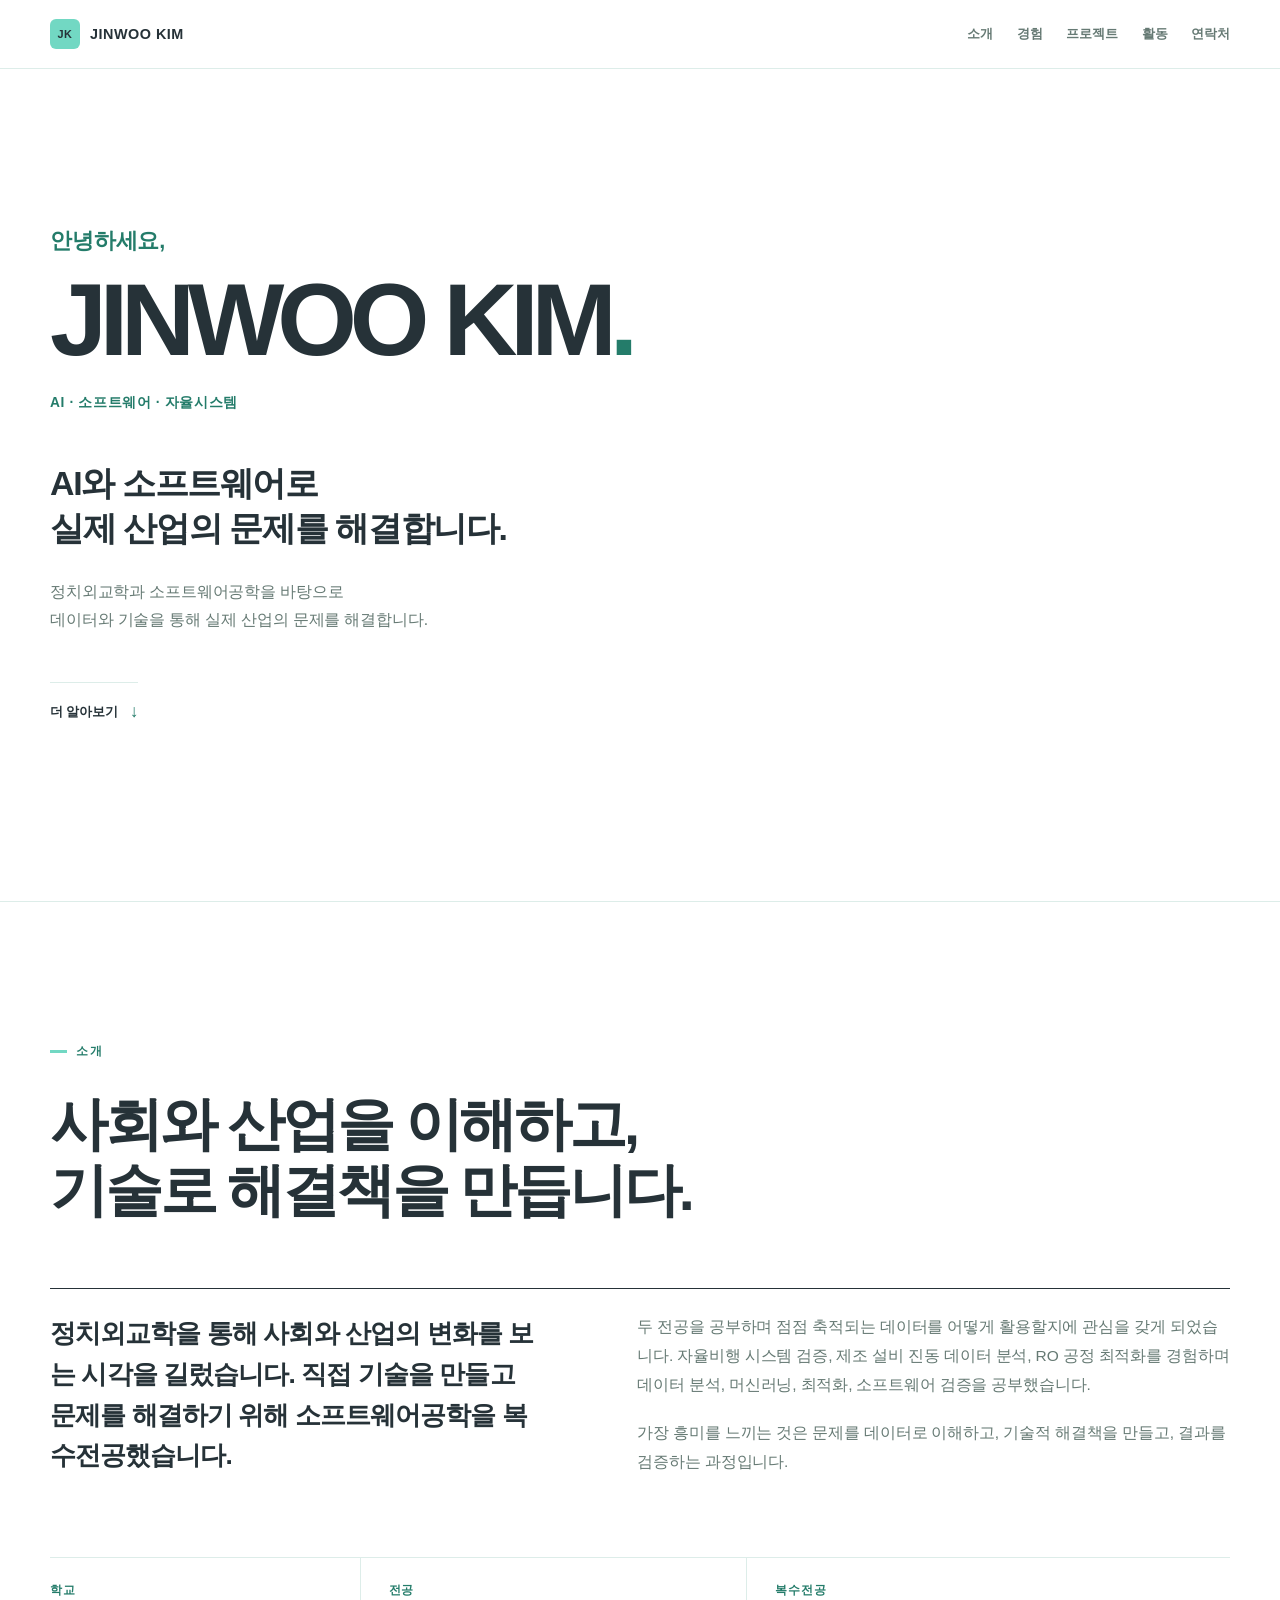
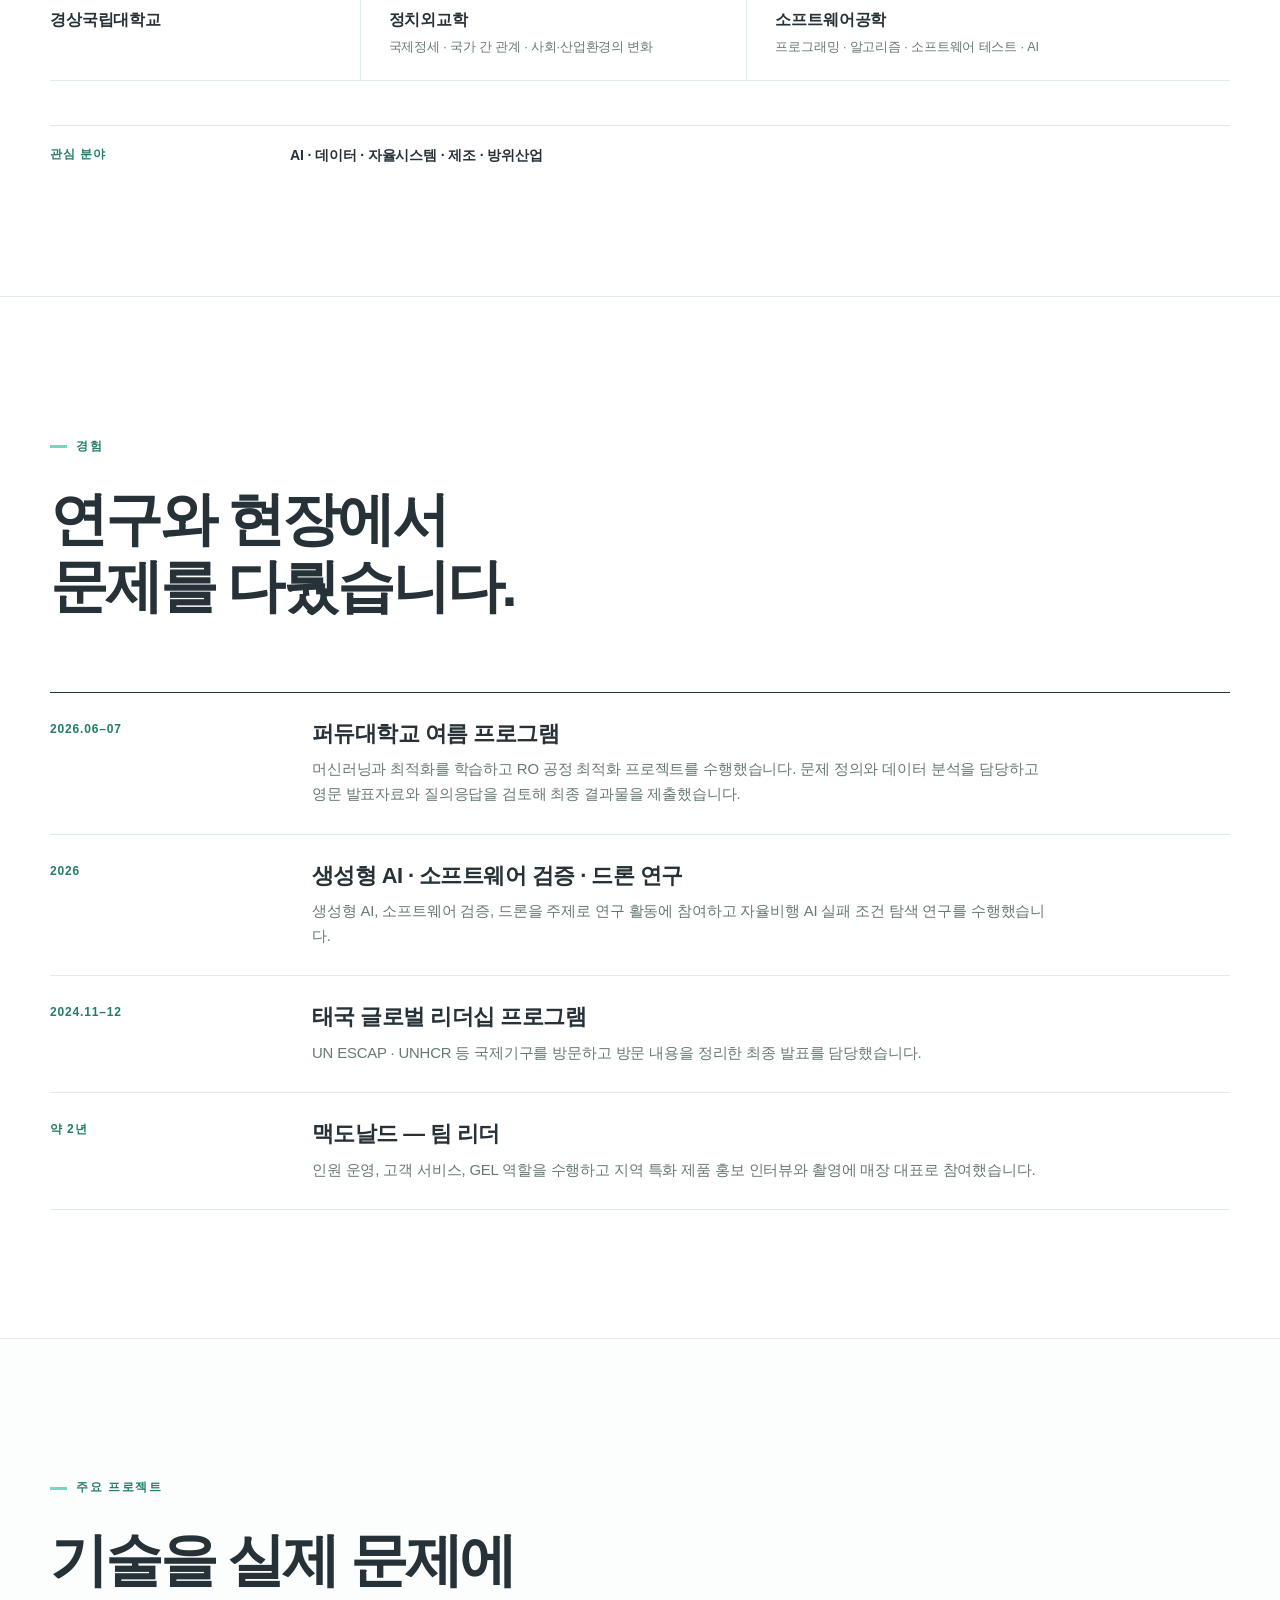
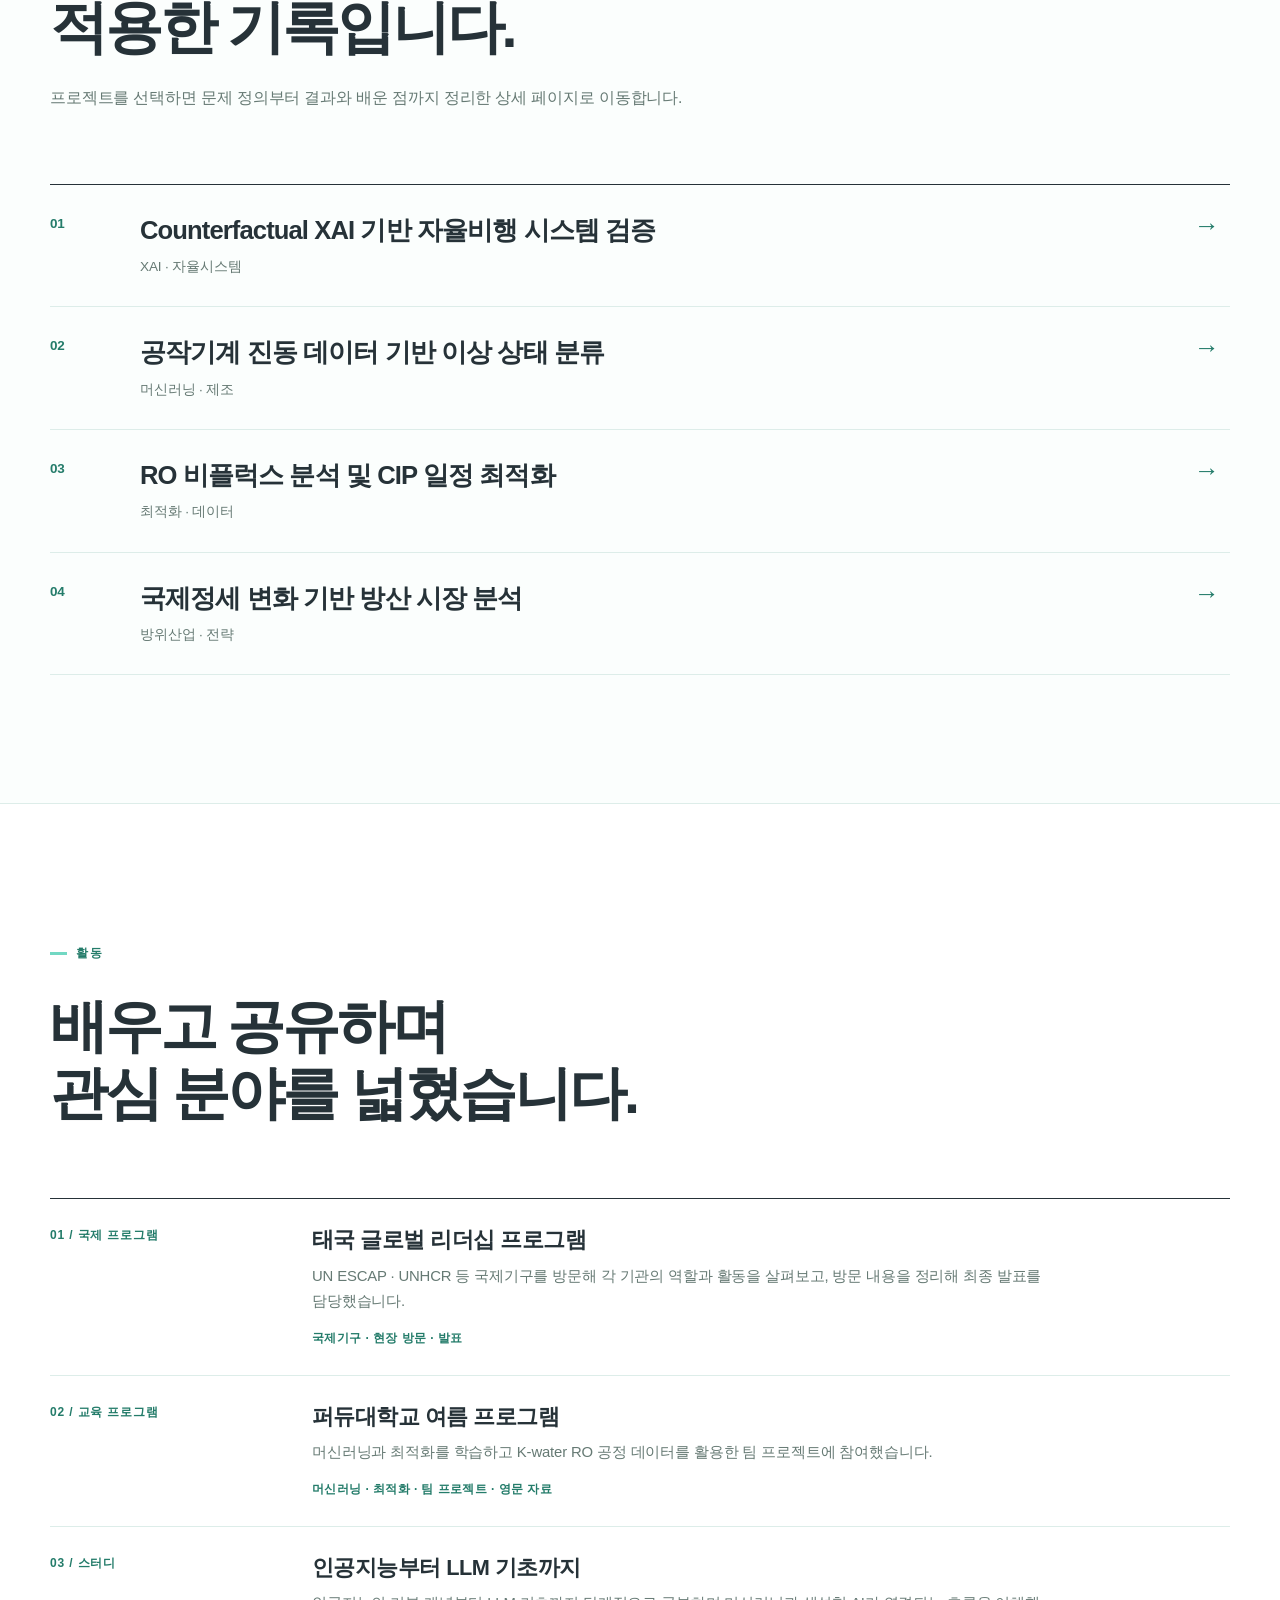
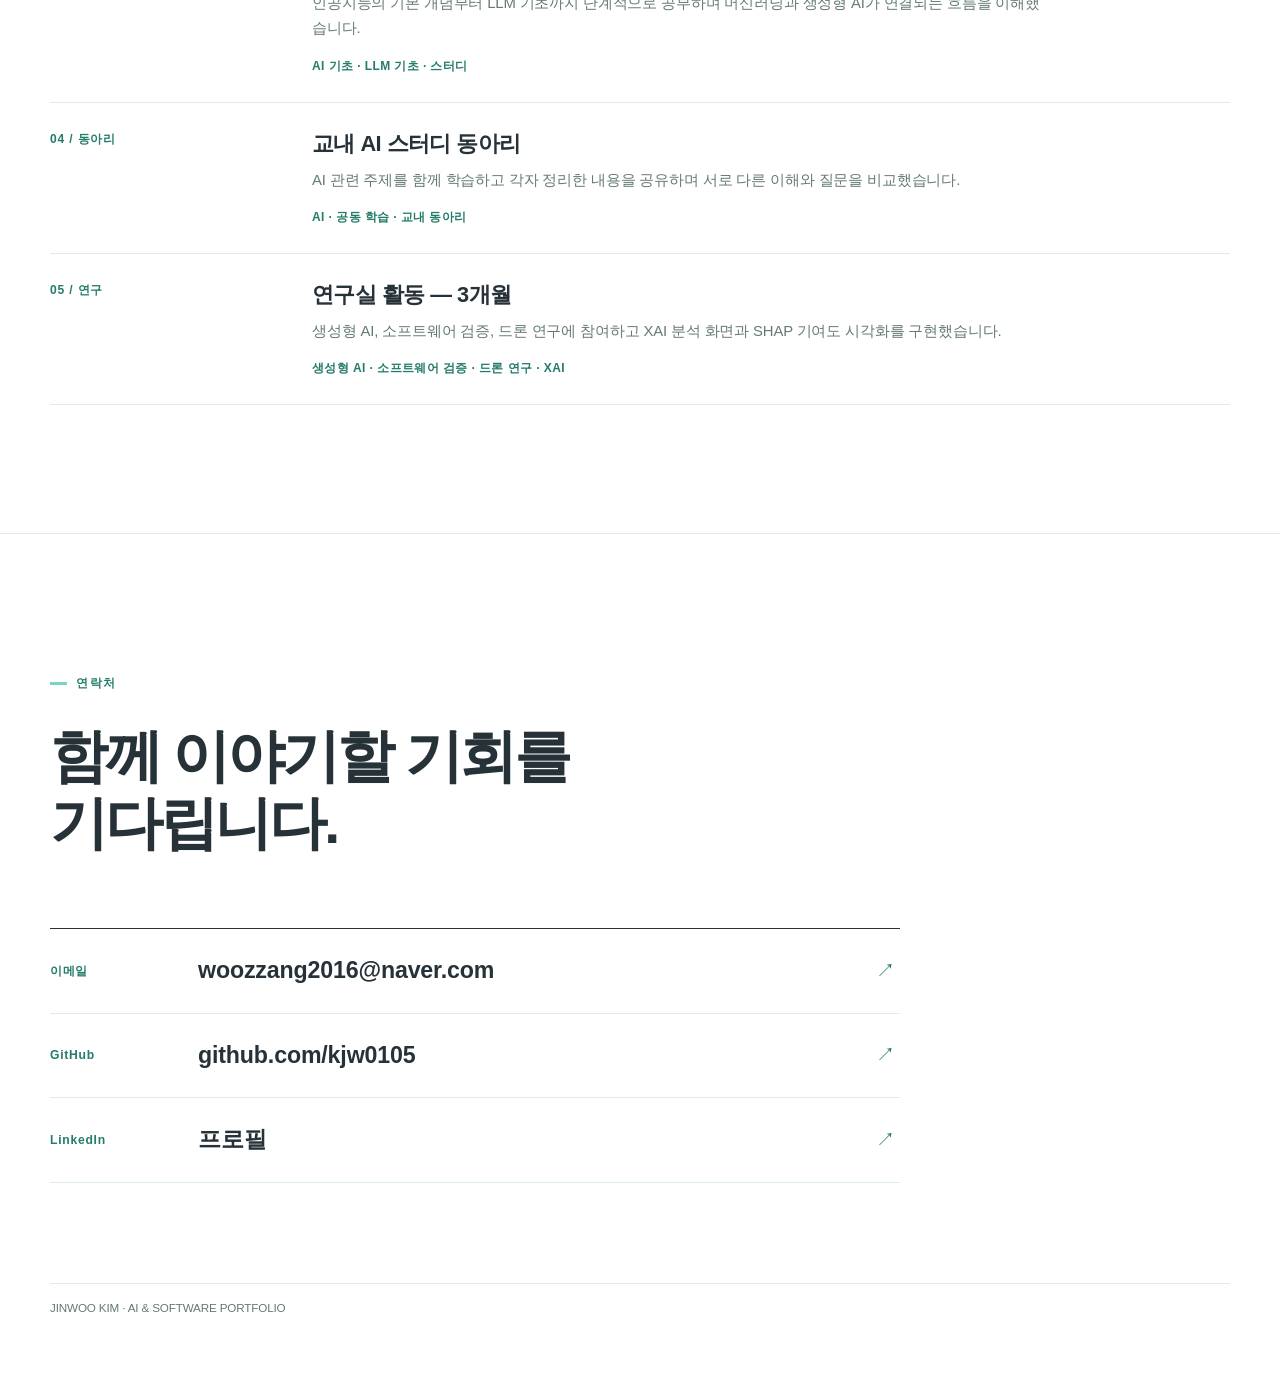
<file: index.html>
<!doctype html>
<html lang="ko">
<head>
  <meta charset="utf-8">
  <meta name="viewport" content="width=device-width, initial-scale=1">
  <title>JINWOO KIM | AI·소프트웨어 포트폴리오</title>
  <meta name="description" content="정치외교학과 소프트웨어공학을 바탕으로 AI와 데이터로 산업의 문제를 해결하는 김진우의 포트폴리오.">
  <link rel="icon" href="assets/favicon.svg" type="image/svg+xml">
  <link rel="stylesheet" href="style.css?v=20260923">
</head>
<body class="home-page">
  <a class="skip-link" href="#main">본문으로 건너뛰기</a>
  <nav class="nav" aria-label="주요 메뉴">
    <div class="container nav-inner">
      <a class="brand" href="#home"><span class="brand-mark">JK</span>JINWOO KIM</a>
      <button class="nav-toggle" type="button" aria-controls="primary-navigation" aria-expanded="false" aria-label="메뉴 열기"><span></span><span></span><span></span></button>
      <div class="nav-links" id="primary-navigation">
        <a href="#about">소개</a>
        <a href="#experience">경험</a>
        <a href="#projects">프로젝트</a>
        <a href="#activities">활동</a>
        <a href="#contact">연락처</a>
      </div>
    </div>
  </nav>

  <main id="main">
    <section class="landing home-section" id="home" aria-labelledby="home-heading">
      <div class="container">
        <div class="landing-content">
          <p class="landing-hello">안녕하세요,</p>
          <h1 id="home-heading">JINWOO KIM<span class="landing-period">.</span></h1>
          <p class="landing-fields">AI · 소프트웨어 · 자율시스템</p>
          <p class="landing-statement">AI와 소프트웨어로<br class="desktop-break"> 실제 산업의 문제를 해결합니다.</p>
          <p class="landing-description">정치외교학과 소프트웨어공학을 바탕으로<br class="desktop-break"> 데이터와 기술을 통해 실제 산업의 문제를 해결합니다.</p>
          <a class="scroll-cue" href="#about">더 알아보기 <span aria-hidden="true">↓</span></a>
        </div>
      </div>
    </section>

    <section class="home-section about-home" id="about" aria-labelledby="about-heading">
      <div class="container">
        <header class="section-heading">
          <p class="kicker">소개</p>
          <h2 id="about-heading">사회와 산업을 이해하고,<br>기술로 해결책을 만듭니다.</h2>
        </header>
        <div class="about-home-grid">
          <div class="about-home-lead"><p>정치외교학을 통해 사회와 산업의 변화를 보는 시각을 길렀습니다. 직접 기술을 만들고 문제를 해결하기 위해 소프트웨어공학을 복수전공했습니다.</p></div>
          <div class="about-home-body">
            <p>두 전공을 공부하며 점점 축적되는 데이터를 어떻게 활용할지에 관심을 갖게 되었습니다. 자율비행 시스템 검증, 제조 설비 진동 데이터 분석, RO 공정 최적화를 경험하며 데이터 분석, 머신러닝, 최적화, 소프트웨어 검증을 공부했습니다.</p>
            <p>가장 흥미를 느끼는 것은 문제를 데이터로 이해하고, 기술적 해결책을 만들고, 결과를 검증하는 과정입니다.</p>
          </div>
        </div>
        <div class="academic-summary" aria-label="학력">
          <div><span>학교</span><strong>경상국립대학교</strong></div>
          <div><span>전공</span><strong>정치외교학</strong><small>국제정세 · 국가 간 관계 · 사회·산업환경의 변화</small></div>
          <div><span>복수전공</span><strong>소프트웨어공학</strong><small>프로그래밍 · 알고리즘 · 소프트웨어 테스트 · AI</small></div>
        </div>
        <div class="interest-line"><span>관심 분야</span><p>AI · 데이터 · 자율시스템 · 제조 · 방위산업</p></div>
      </div>
    </section>

    <section class="home-section" id="experience" aria-labelledby="experience-heading">
      <div class="container">
        <header class="section-heading"><p class="kicker">경험</p><h2 id="experience-heading">연구와 현장에서<br>문제를 다뤘습니다.</h2></header>
        <div class="experience-list">
          <article class="experience-row"><span class="experience-date">2026.06–07</span><div><h3>퍼듀대학교 여름 프로그램</h3><p>머신러닝과 최적화를 학습하고 RO 공정 최적화 프로젝트를 수행했습니다. 문제 정의와 데이터 분석을 담당하고 영문 발표자료와 질의응답을 검토해 최종 결과물을 제출했습니다.</p></div></article>
          <article class="experience-row"><span class="experience-date">2026</span><div><h3>생성형 AI · 소프트웨어 검증 · 드론 연구</h3><p>생성형 AI, 소프트웨어 검증, 드론을 주제로 연구 활동에 참여하고 자율비행 AI 실패 조건 탐색 연구를 수행했습니다.</p></div></article>
          <article class="experience-row"><span class="experience-date">2024.11–12</span><div><h3>태국 글로벌 리더십 프로그램</h3><p>UN ESCAP · UNHCR 등 국제기구를 방문하고 방문 내용을 정리한 최종 발표를 담당했습니다.</p></div></article>
          <article class="experience-row"><span class="experience-date">약 2년</span><div><h3>맥도날드 — 팀 리더</h3><p>인원 운영, 고객 서비스, GEL 역할을 수행하고 지역 특화 제품 홍보 인터뷰와 촬영에 매장 대표로 참여했습니다.</p></div></article>
        </div>
      </div>
    </section>

    <section class="home-section projects-home" id="projects" aria-labelledby="projects-heading">
      <div class="container">
        <header class="section-heading"><p class="kicker">주요 프로젝트</p><h2 id="projects-heading">기술을 실제 문제에<br>적용한 기록입니다.</h2><p class="section-description">프로젝트를 선택하면 문제 정의부터 결과와 배운 점까지 정리한 상세 페이지로 이동합니다.</p></header>
        <div class="project-menu">
          <a class="project-menu-item" href="projects/autonomous-xai.html"><span class="preview-number">01</span><span class="menu-content"><strong>Counterfactual XAI 기반 자율비행 시스템 검증</strong><span>XAI · 자율시스템</span></span><span class="menu-arrow" aria-hidden="true">→</span></a>
          <a class="project-menu-item" href="projects/manufacturing-xgb.html"><span class="preview-number">02</span><span class="menu-content"><strong>공작기계 진동 데이터 기반 이상 상태 분류</strong><span>머신러닝 · 제조</span></span><span class="menu-arrow" aria-hidden="true">→</span></a>
          <a class="project-menu-item" href="projects/ro-optimization.html"><span class="preview-number">03</span><span class="menu-content"><strong>RO 비플럭스 분석 및 CIP 일정 최적화</strong><span>최적화 · 데이터</span></span><span class="menu-arrow" aria-hidden="true">→</span></a>
          <a class="project-menu-item" href="projects/defense-strategy.html"><span class="preview-number">04</span><span class="menu-content"><strong>국제정세 변화 기반 방산 시장 분석</strong><span>방위산업 · 전략</span></span><span class="menu-arrow" aria-hidden="true">→</span></a>
        </div>
      </div>
    </section>

    <section class="home-section" id="activities" aria-labelledby="activities-heading">
      <div class="container">
        <header class="section-heading"><p class="kicker">활동</p><h2 id="activities-heading">배우고 공유하며<br>관심 분야를 넓혔습니다.</h2></header>
        <div class="activity-list">
          <article class="activity-row"><span class="activity-index">01 / 국제 프로그램</span><div><h3>태국 글로벌 리더십 프로그램</h3><p>UN ESCAP · UNHCR 등 국제기구를 방문해 각 기관의 역할과 활동을 살펴보고, 방문 내용을 정리해 최종 발표를 담당했습니다.</p><p class="activity-keywords">국제기구 · 현장 방문 · 발표</p></div></article>
          <article class="activity-row"><span class="activity-index">02 / 교육 프로그램</span><div><h3>퍼듀대학교 여름 프로그램</h3><p>머신러닝과 최적화를 학습하고 K-water RO 공정 데이터를 활용한 팀 프로젝트에 참여했습니다.</p><p class="activity-keywords">머신러닝 · 최적화 · 팀 프로젝트 · 영문 자료</p></div></article>
          <article class="activity-row"><span class="activity-index">03 / 스터디</span><div><h3>인공지능부터 LLM 기초까지</h3><p>인공지능의 기본 개념부터 LLM 기초까지 단계적으로 공부하며 머신러닝과 생성형 AI가 연결되는 흐름을 이해했습니다.</p><p class="activity-keywords">AI 기초 · LLM 기초 · 스터디</p></div></article>
          <article class="activity-row"><span class="activity-index">04 / 동아리</span><div><h3>교내 AI 스터디 동아리</h3><p>AI 관련 주제를 함께 학습하고 각자 정리한 내용을 공유하며 서로 다른 이해와 질문을 비교했습니다.</p><p class="activity-keywords">AI · 공동 학습 · 교내 동아리</p></div></article>
          <article class="activity-row"><span class="activity-index">05 / 연구</span><div><h3>연구실 활동 — 3개월</h3><p>생성형 AI, 소프트웨어 검증, 드론 연구에 참여하고 XAI 분석 화면과 SHAP 기여도 시각화를 구현했습니다.</p><p class="activity-keywords">생성형 AI · 소프트웨어 검증 · 드론 연구 · XAI</p></div></article>
        </div>
      </div>
    </section>

    <section class="home-section contact-home" id="contact" aria-labelledby="contact-heading">
      <div class="container">
        <header class="section-heading"><p class="kicker">연락처</p><h2 id="contact-heading">함께 이야기할 기회를<br>기다립니다.</h2></header>
        <div class="contact-list">
          <a href="mailto:woozzang2016@naver.com"><span>이메일</span><strong>woozzang2016@naver.com</strong><span aria-hidden="true">↗</span></a>
          <a href="https://github.com/kjw0105" target="_blank" rel="noopener noreferrer"><span>GitHub</span><strong>github.com/kjw0105</strong><span aria-hidden="true">↗</span></a>
          <a href="https://www.linkedin.com/in/%EC%A7%84%EC%9A%B0-%EA%B9%80-48b9b2416/" target="_blank" rel="noopener noreferrer"><span>LinkedIn</span><strong>프로필</strong><span aria-hidden="true">↗</span></a>
        </div>
        <p class="footer-note">JINWOO KIM · AI &amp; SOFTWARE PORTFOLIO</p>
      </div>
    </section>
  </main>
  <script>
    if (window.location.pathname.endsWith('/index.html')) {
      history.replaceState(null, '', window.location.pathname.replace(/index.html$/, '') + window.location.search + window.location.hash);
    }
  </script>
  <script src="script.js?v=20260923"></script>
</body>
</html>
</file>
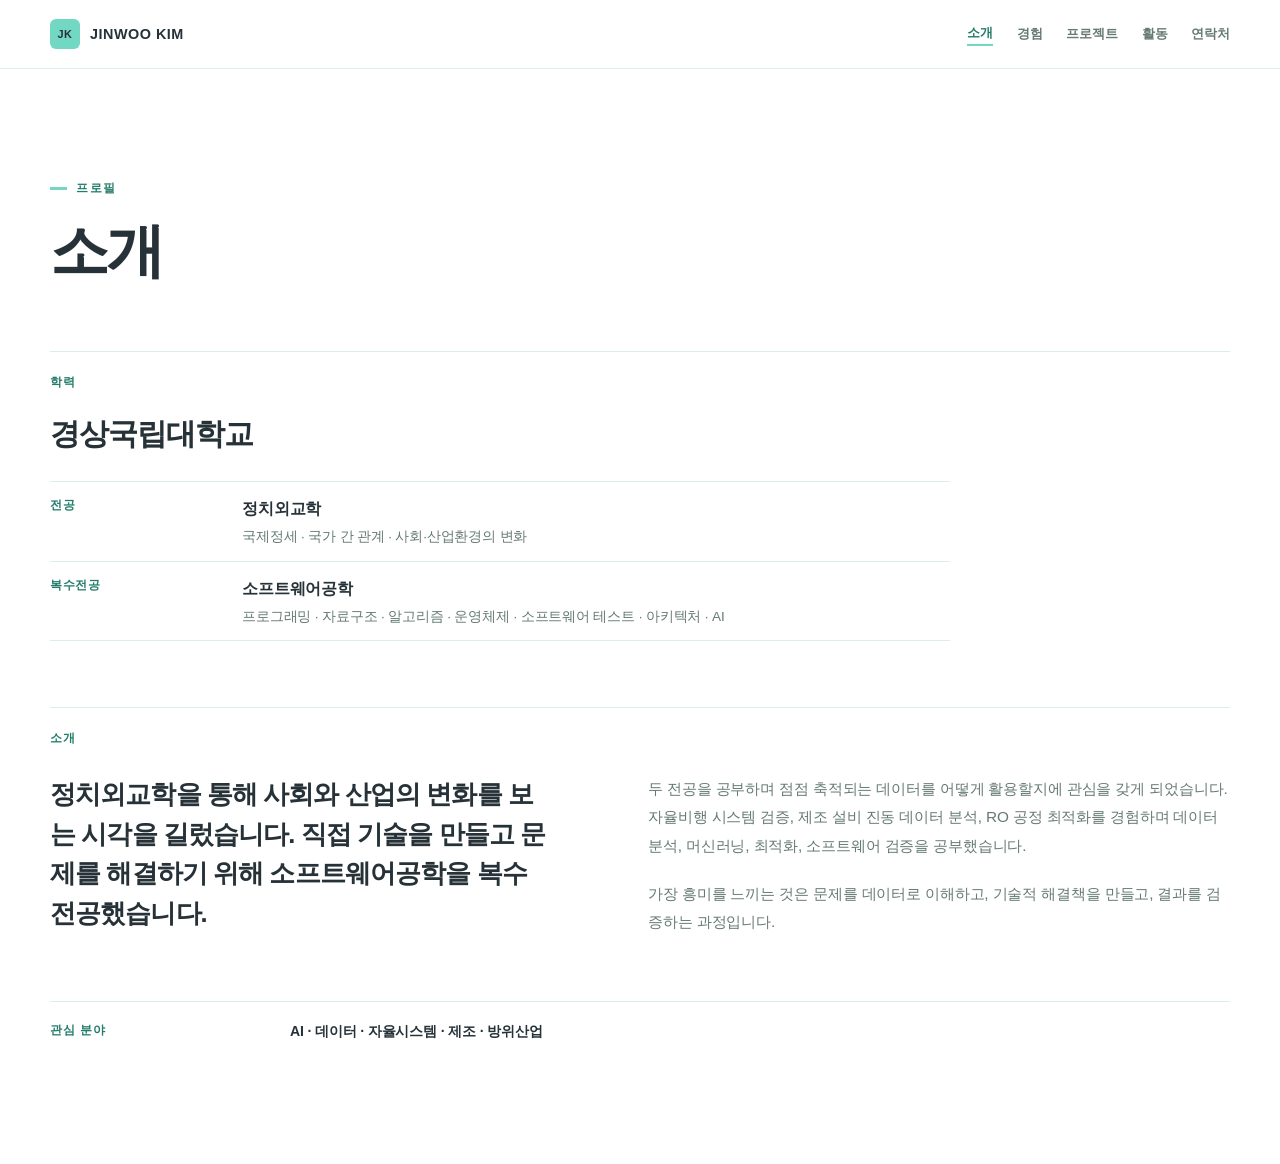
<file: about/index.html>
<!doctype html>
<html lang="ko">
<head>
  <meta charset="utf-8"><meta name="viewport" content="width=device-width, initial-scale=1">
  <title>소개 | JINWOO KIM</title>
  <meta name="description" content="김진우의 전공과 AI·소프트웨어에 대한 관심을 소개합니다.">
  <link rel="icon" href="../assets/favicon.svg" type="image/svg+xml"><link rel="stylesheet" href="../style.css?v=20260923">
</head>
<body>
  <a class="skip-link" href="#main">본문으로 건너뛰기</a>
  <nav class="nav" aria-label="주요 메뉴"><div class="container nav-inner">
    <a class="brand" href="/"><span class="brand-mark">JK</span>JINWOO KIM</a>
    <button class="nav-toggle" type="button" aria-controls="primary-navigation" aria-expanded="false" aria-label="메뉴 열기"><span></span><span></span><span></span></button>
    <div class="nav-links" id="primary-navigation"><a href="/#about" aria-current="page">소개</a><a href="/#experience">경험</a><a href="/#projects">프로젝트</a><a href="/#activities">활동</a><a href="/#contact">연락처</a></div>
  </div></nav>
  <main class="interior container" id="main">
    <header class="interior-heading"><p class="kicker">프로필</p><h1>소개</h1></header>

    <section class="academic-background" aria-labelledby="academic-heading">
      <h2 id="academic-heading" class="about-section-label">학력</h2>
      <p class="academic-school">경상국립대학교</p>
      <dl class="academic-degrees">
        <div><dt>전공</dt><dd>정치외교학<small>국제정세 · 국가 간 관계 · 사회·산업환경의 변화</small></dd></div>
        <div><dt>복수전공</dt><dd>소프트웨어공학<small>프로그래밍 · 자료구조 · 알고리즘 · 운영체제 · 소프트웨어 테스트 · 아키텍처 · AI</small></dd></div>
      </dl>
    </section>

    <section class="about-introduction" aria-labelledby="introduction-heading">
      <h2 id="introduction-heading" class="about-section-label">소개</h2>
      <div class="about-layout">
        <p class="about-lead">정치외교학을 통해 사회와 산업의 변화를 보는 시각을 길렀습니다. 직접 기술을 만들고 문제를 해결하기 위해 소프트웨어공학을 복수전공했습니다.</p>
        <div class="about-prose">
          <p>두 전공을 공부하며 점점 축적되는 데이터를 어떻게 활용할지에 관심을 갖게 되었습니다. 자율비행 시스템 검증, 제조 설비 진동 데이터 분석, RO 공정 최적화를 경험하며 데이터 분석, 머신러닝, 최적화, 소프트웨어 검증을 공부했습니다.</p>
          <p>가장 흥미를 느끼는 것은 문제를 데이터로 이해하고, 기술적 해결책을 만들고, 결과를 검증하는 과정입니다.</p>
        </div>
      </div>
    </section>
    <div class="interest-line"><span>관심 분야</span><p>AI · 데이터 · 자율시스템 · 제조 · 방위산업</p></div>
  </main>
  <script src="../script.js?v=20260923"></script>
</body>
</html>
</file>
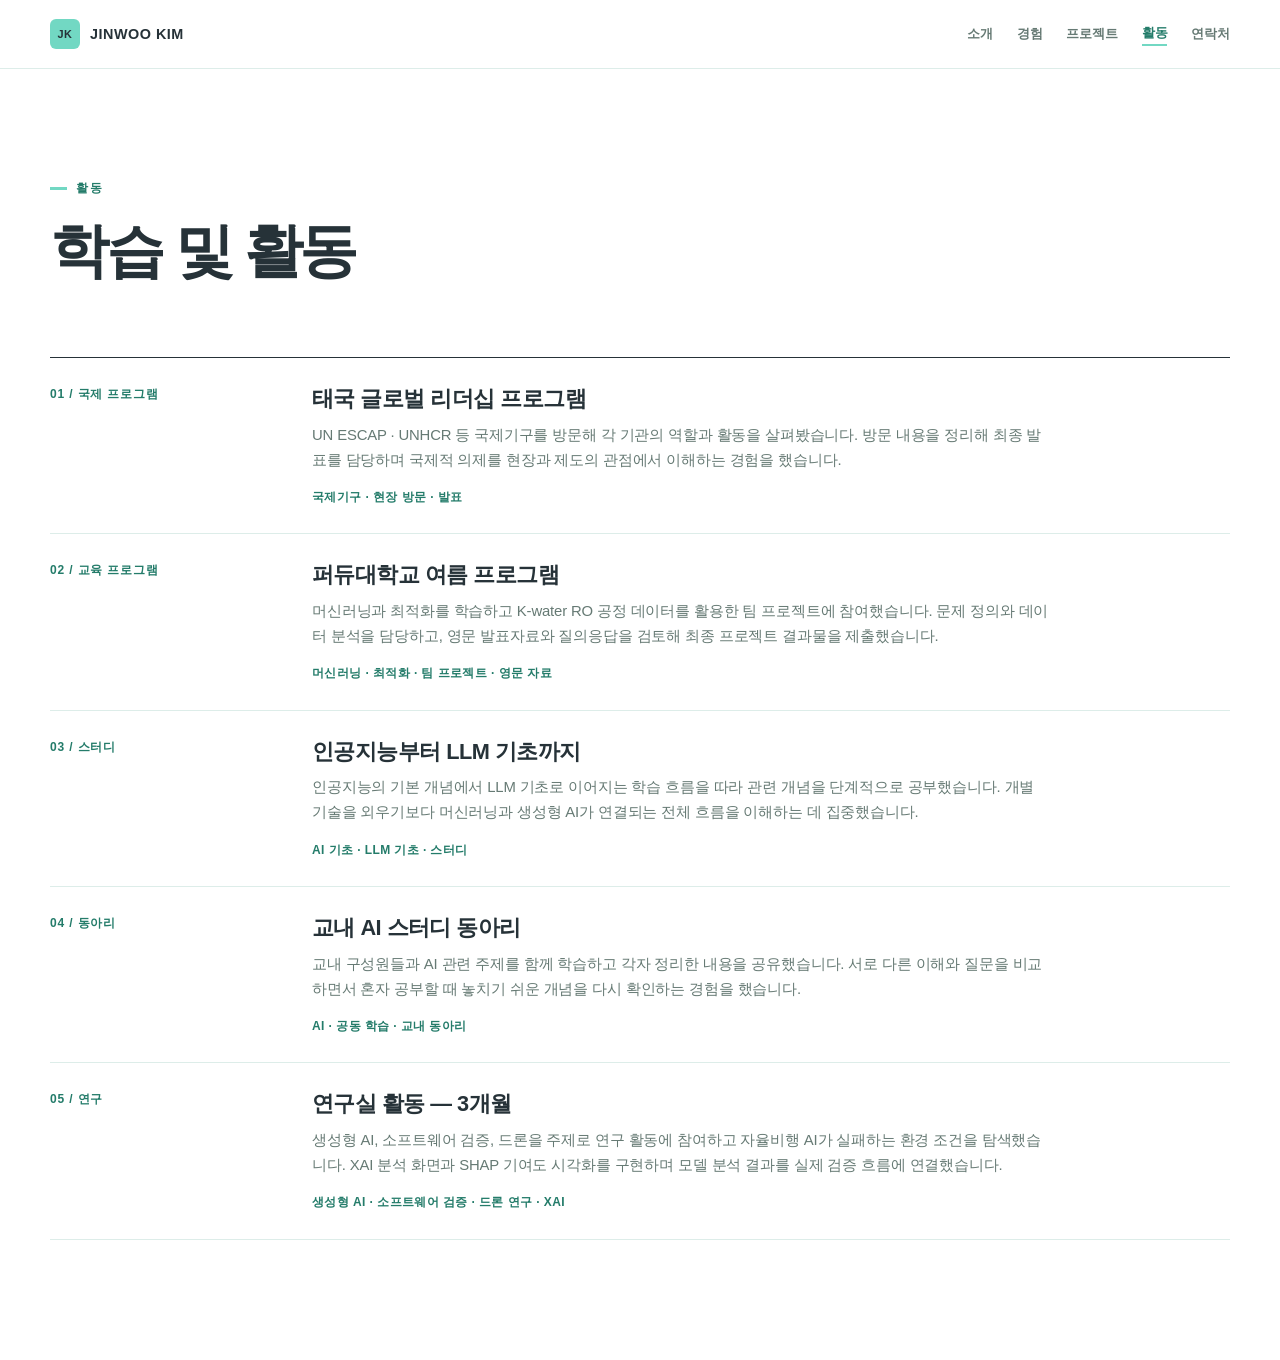
<file: activities/index.html>
<!doctype html>
<html lang="ko">
<head>
  <meta charset="utf-8"><meta name="viewport" content="width=device-width, initial-scale=1">
  <title>활동 | JINWOO KIM</title>
  <meta name="description" content="김진우의 연구, 국제 프로그램, 학습 활동을 소개합니다.">
  <link rel="icon" href="../assets/favicon.svg" type="image/svg+xml"><link rel="stylesheet" href="../style.css?v=20260923">
</head>
<body>
  <a class="skip-link" href="#main">본문으로 건너뛰기</a>
  <nav class="nav" aria-label="주요 메뉴"><div class="container nav-inner">
    <a class="brand" href="/"><span class="brand-mark">JK</span>JINWOO KIM</a>
    <button class="nav-toggle" type="button" aria-controls="primary-navigation" aria-expanded="false" aria-label="메뉴 열기"><span></span><span></span><span></span></button>
    <div class="nav-links" id="primary-navigation"><a href="/#about">소개</a><a href="/#experience">경험</a><a href="/#projects">프로젝트</a><a href="/#activities" aria-current="page">활동</a><a href="/#contact">연락처</a></div>
  </div></nav>
  <main class="interior container" id="main">
    <header class="interior-heading"><p class="kicker">활동</p><h1>학습 및 활동</h1></header>
    <div class="activity-list">
      <article class="activity-row"><span class="activity-index">01 / 국제 프로그램</span><div><h2>태국 글로벌 리더십 프로그램</h2><p>UN ESCAP · UNHCR 등 국제기구를 방문해 각 기관의 역할과 활동을 살펴봤습니다. 방문 내용을 정리해 최종 발표를 담당하며 국제적 의제를 현장과 제도의 관점에서 이해하는 경험을 했습니다.</p><p class="activity-keywords">국제기구 · 현장 방문 · 발표</p></div></article>
      <article class="activity-row"><span class="activity-index">02 / 교육 프로그램</span><div><h2>퍼듀대학교 여름 프로그램</h2><p>머신러닝과 최적화를 학습하고 K-water RO 공정 데이터를 활용한 팀 프로젝트에 참여했습니다. 문제 정의와 데이터 분석을 담당하고, 영문 발표자료와 질의응답을 검토해 최종 프로젝트 결과물을 제출했습니다.</p><p class="activity-keywords">머신러닝 · 최적화 · 팀 프로젝트 · 영문 자료</p></div></article>
      <article class="activity-row"><span class="activity-index">03 / 스터디</span><div><h2>인공지능부터 LLM 기초까지</h2><p>인공지능의 기본 개념에서 LLM 기초로 이어지는 학습 흐름을 따라 관련 개념을 단계적으로 공부했습니다. 개별 기술을 외우기보다 머신러닝과 생성형 AI가 연결되는 전체 흐름을 이해하는 데 집중했습니다.</p><p class="activity-keywords">AI 기초 · LLM 기초 · 스터디</p></div></article>
      <article class="activity-row"><span class="activity-index">04 / 동아리</span><div><h2>교내 AI 스터디 동아리</h2><p>교내 구성원들과 AI 관련 주제를 함께 학습하고 각자 정리한 내용을 공유했습니다. 서로 다른 이해와 질문을 비교하면서 혼자 공부할 때 놓치기 쉬운 개념을 다시 확인하는 경험을 했습니다.</p><p class="activity-keywords">AI · 공동 학습 · 교내 동아리</p></div></article>
      <article class="activity-row"><span class="activity-index">05 / 연구</span><div><h2>연구실 활동 — 3개월</h2><p>생성형 AI, 소프트웨어 검증, 드론을 주제로 연구 활동에 참여하고 자율비행 AI가 실패하는 환경 조건을 탐색했습니다. XAI 분석 화면과 SHAP 기여도 시각화를 구현하며 모델 분석 결과를 실제 검증 흐름에 연결했습니다.</p><p class="activity-keywords">생성형 AI · 소프트웨어 검증 · 드론 연구 · XAI</p></div></article>
    </div>
  </main>
  <script src="../script.js?v=20260923"></script>
</body>
</html>
</file>
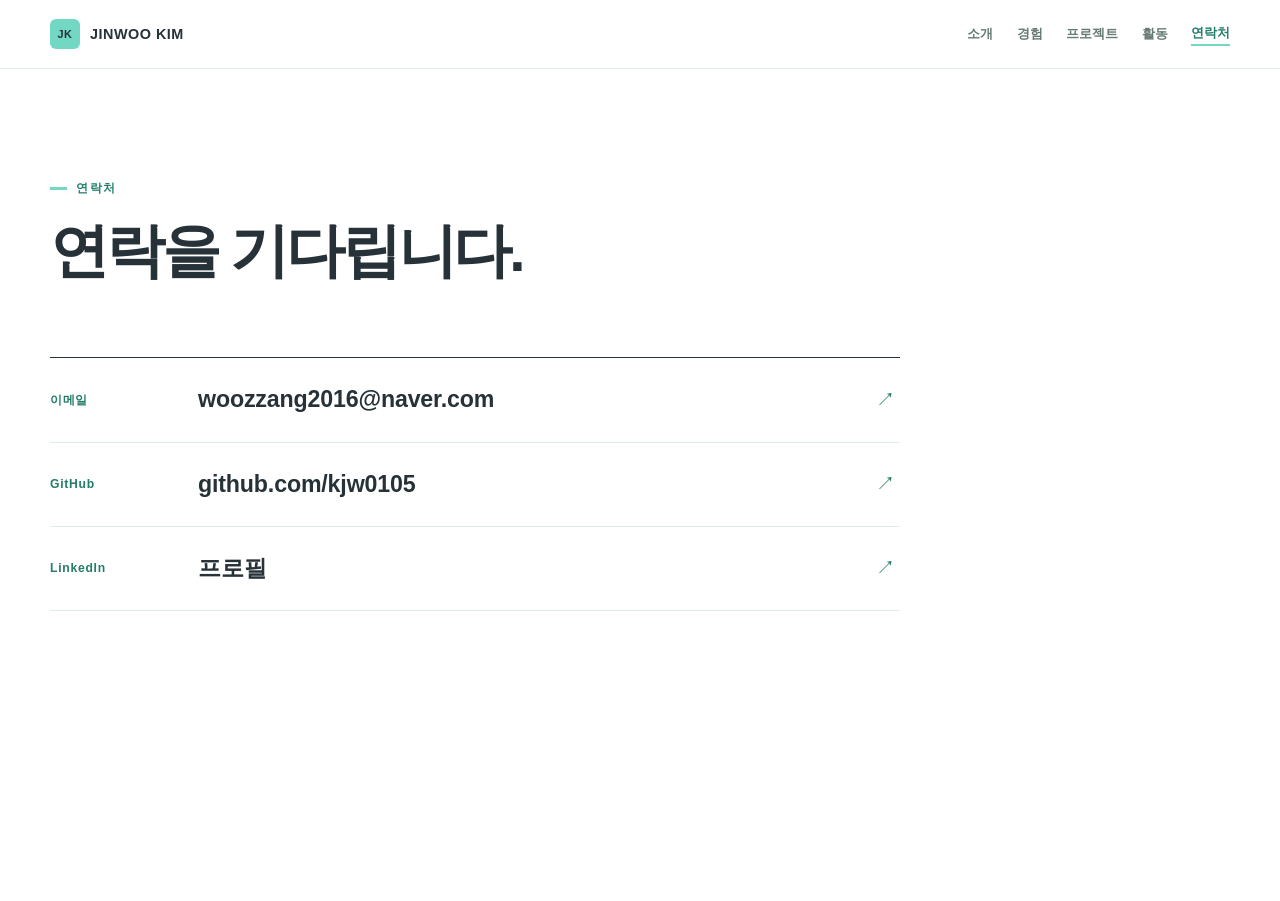
<file: contact/index.html>
<!doctype html>
<html lang="ko">
<head>
  <meta charset="utf-8"><meta name="viewport" content="width=device-width, initial-scale=1">
  <title>연락처 | JINWOO KIM</title>
  <meta name="description" content="김진우의 이메일, GitHub, LinkedIn 연락처.">
  <link rel="icon" href="../assets/favicon.svg" type="image/svg+xml"><link rel="stylesheet" href="../style.css?v=20260923">
</head>
<body>
  <a class="skip-link" href="#main">본문으로 건너뛰기</a>
  <nav class="nav" aria-label="주요 메뉴"><div class="container nav-inner">
    <a class="brand" href="/"><span class="brand-mark">JK</span>JINWOO KIM</a>
    <button class="nav-toggle" type="button" aria-controls="primary-navigation" aria-expanded="false" aria-label="메뉴 열기"><span></span><span></span><span></span></button>
    <div class="nav-links" id="primary-navigation"><a href="/#about">소개</a><a href="/#experience">경험</a><a href="/#projects">프로젝트</a><a href="/#activities">활동</a><a href="/#contact" aria-current="page">연락처</a></div>
  </div></nav>
  <main class="interior container contact-page" id="main">
    <header class="interior-heading"><p class="kicker">연락처</p><h1>연락을 기다립니다.</h1></header>
    <div class="contact-list">
      <a href="mailto:woozzang2016@naver.com"><span>이메일</span><strong>woozzang2016@naver.com</strong><span aria-hidden="true">↗</span></a>
      <a href="https://github.com/kjw0105" target="_blank" rel="noopener noreferrer"><span>GitHub</span><strong>github.com/kjw0105</strong><span aria-hidden="true">↗</span></a>
      <a href="https://www.linkedin.com/in/%EC%A7%84%EC%9A%B0-%EA%B9%80-48b9b2416/" target="_blank" rel="noopener noreferrer"><span>LinkedIn</span><strong>프로필</strong><span aria-hidden="true">↗</span></a>
    </div>
  </main>
  <script src="../script.js?v=20260923"></script>
</body>
</html>
</file>
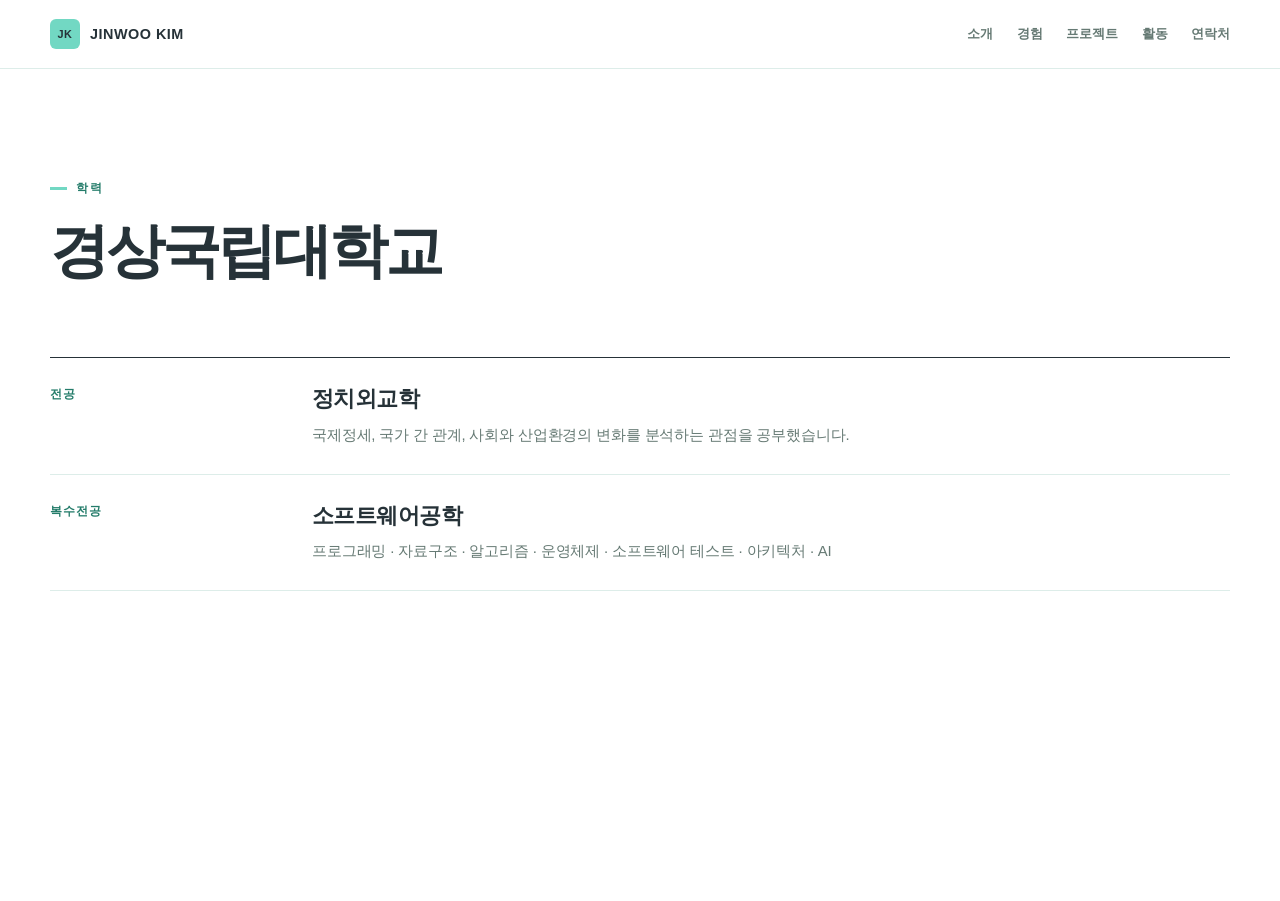
<file: education/index.html>
<!doctype html>
<html lang="ko">
<head>
  <meta charset="utf-8"><meta name="viewport" content="width=device-width, initial-scale=1">
  <title>학력 | JINWOO KIM</title>
  <meta name="description" content="경상국립대학교 정치외교학 및 소프트웨어공학 전공을 소개합니다.">
  <link rel="icon" href="../assets/favicon.svg" type="image/svg+xml"><link rel="stylesheet" href="../style.css?v=20260923">
</head>
<body>
  <a class="skip-link" href="#main">본문으로 건너뛰기</a>
  <nav class="nav" aria-label="주요 메뉴"><div class="container nav-inner">
    <a class="brand" href="/"><span class="brand-mark">JK</span>JINWOO KIM</a>
    <button class="nav-toggle" type="button" aria-controls="primary-navigation" aria-expanded="false" aria-label="메뉴 열기"><span></span><span></span><span></span></button>
    <div class="nav-links" id="primary-navigation"><a href="/#about">소개</a><a href="/#experience">경험</a><a href="/#projects">프로젝트</a><a href="/#activities">활동</a><a href="/#contact">연락처</a></div>
  </div></nav>
  <main class="interior container" id="main">
    <header class="interior-heading"><p class="kicker">학력</p><h1>경상국립대학교</h1></header>
    <div class="education-list">
      <section class="education-row"><span class="education-label">전공</span><div><h2>정치외교학</h2><p>국제정세, 국가 간 관계, 사회와 산업환경의 변화를 분석하는 관점을 공부했습니다.</p></div></section>
      <section class="education-row"><span class="education-label">복수전공</span><div><h2>소프트웨어공학</h2><p>프로그래밍 · 자료구조 · 알고리즘 · 운영체제 · 소프트웨어 테스트 · 아키텍처 · AI</p></div></section>
    </div>
  </main>
  <script src="../script.js?v=20260923"></script>
</body>
</html>
</file>
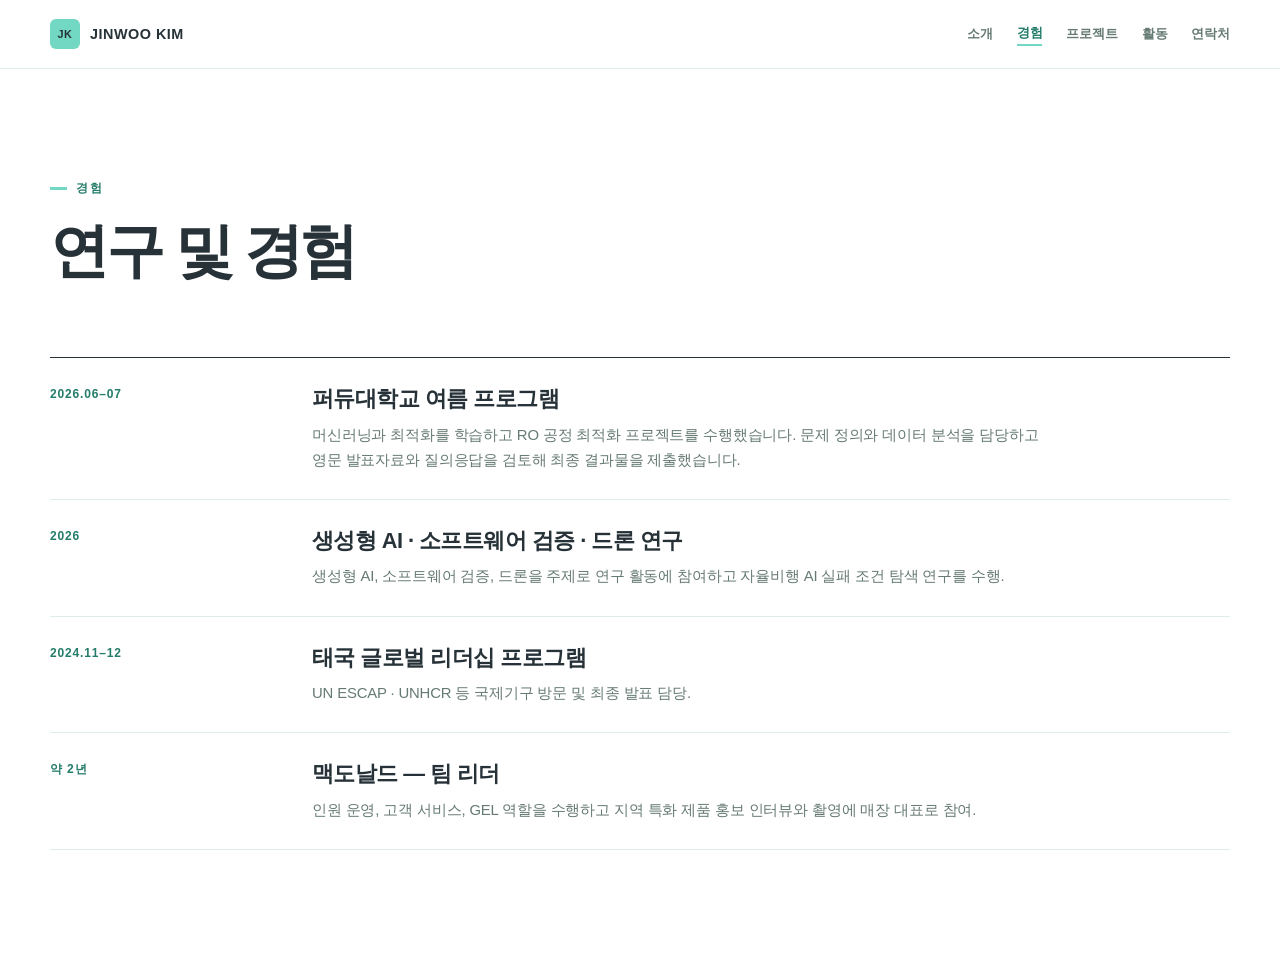
<file: experience/index.html>
<!doctype html>
<html lang="ko">
<head>
  <meta charset="utf-8"><meta name="viewport" content="width=device-width, initial-scale=1">
  <title>경험 | JINWOO KIM</title>
  <meta name="description" content="김진우의 연구, 학습, 리더십 경험을 소개합니다.">
  <link rel="icon" href="../assets/favicon.svg" type="image/svg+xml"><link rel="stylesheet" href="../style.css?v=20260923">
</head>
<body>
  <a class="skip-link" href="#main">본문으로 건너뛰기</a>
  <nav class="nav" aria-label="주요 메뉴"><div class="container nav-inner">
    <a class="brand" href="/"><span class="brand-mark">JK</span>JINWOO KIM</a>
    <button class="nav-toggle" type="button" aria-controls="primary-navigation" aria-expanded="false" aria-label="메뉴 열기"><span></span><span></span><span></span></button>
    <div class="nav-links" id="primary-navigation"><a href="/#about">소개</a><a href="/#experience" aria-current="page">경험</a><a href="/#projects">프로젝트</a><a href="/#activities">활동</a><a href="/#contact">연락처</a></div>
  </div></nav>
  <main class="interior container" id="main">
    <header class="interior-heading"><p class="kicker">경험</p><h1>연구 및 경험</h1></header>
    <div class="experience-list">
      <article class="experience-row"><span class="experience-date">2026.06–07</span><div><h2>퍼듀대학교 여름 프로그램</h2><p>머신러닝과 최적화를 학습하고 RO 공정 최적화 프로젝트를 수행했습니다. 문제 정의와 데이터 분석을 담당하고 영문 발표자료와 질의응답을 검토해 최종 결과물을 제출했습니다.</p></div></article>
      <article class="experience-row"><span class="experience-date">2026</span><div><h2>생성형 AI · 소프트웨어 검증 · 드론 연구</h2><p>생성형 AI, 소프트웨어 검증, 드론을 주제로 연구 활동에 참여하고 자율비행 AI 실패 조건 탐색 연구를 수행.</p></div></article>
      <article class="experience-row"><span class="experience-date">2024.11–12</span><div><h2>태국 글로벌 리더십 프로그램</h2><p>UN ESCAP · UNHCR 등 국제기구 방문 및 최종 발표 담당.</p></div></article>
      <article class="experience-row"><span class="experience-date">약 2년</span><div><h2>맥도날드 — 팀 리더</h2><p>인원 운영, 고객 서비스, GEL 역할을 수행하고 지역 특화 제품 홍보 인터뷰와 촬영에 매장 대표로 참여.</p></div></article>
    </div>
  </main>
  <script src="../script.js?v=20260923"></script>
</body>
</html>
</file>
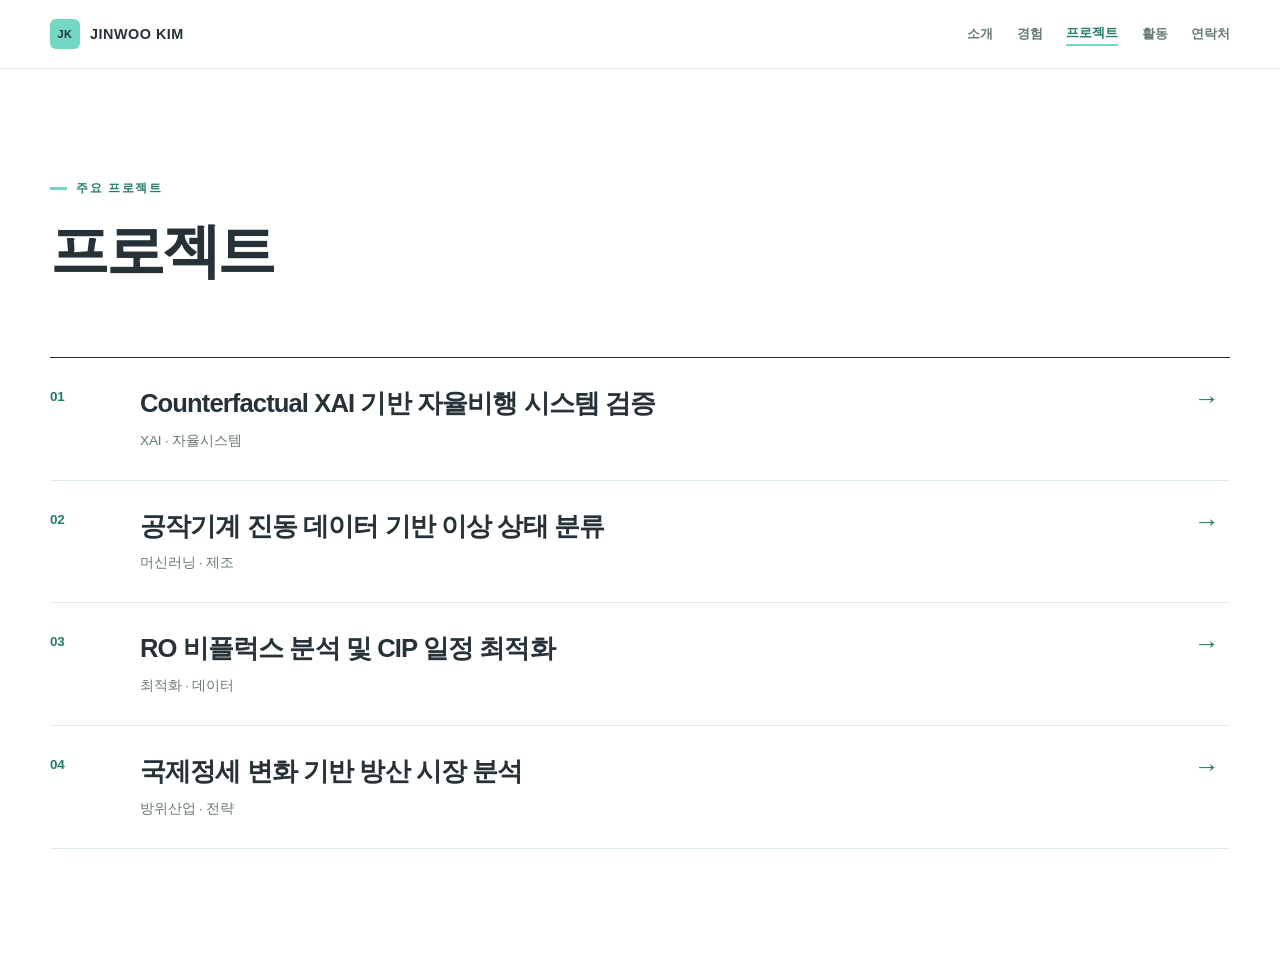
<file: projects/index.html>
<!doctype html>
<html lang="ko">
<head>
  <meta charset="utf-8"><meta name="viewport" content="width=device-width, initial-scale=1">
  <title>프로젝트 | JINWOO KIM</title>
  <meta name="description" content="김진우의 AI, 제조, 최적화, 방산 프로젝트 목록.">
  <link rel="icon" href="../assets/favicon.svg" type="image/svg+xml"><link rel="stylesheet" href="../style.css?v=20260923">
</head>
<body>
  <a class="skip-link" href="#main">본문으로 건너뛰기</a>
  <nav class="nav" aria-label="주요 메뉴"><div class="container nav-inner">
    <a class="brand" href="/"><span class="brand-mark">JK</span>JINWOO KIM</a>
    <button class="nav-toggle" type="button" aria-controls="primary-navigation" aria-expanded="false" aria-label="메뉴 열기"><span></span><span></span><span></span></button>
    <div class="nav-links" id="primary-navigation"><a href="/#about">소개</a><a href="/#experience">경험</a><a href="/#projects" aria-current="page">프로젝트</a><a href="/#activities">활동</a><a href="/#contact">연락처</a></div>
  </div></nav>
  <main class="interior container" id="main">
    <header class="interior-heading"><p class="kicker">주요 프로젝트</p><h1>프로젝트</h1></header>
    <div class="project-menu">
      <a class="project-menu-item" href="autonomous-xai.html"><span class="preview-number">01</span><span class="menu-content"><strong>Counterfactual XAI 기반 자율비행 시스템 검증</strong><span>XAI · 자율시스템</span></span><span class="menu-arrow" aria-hidden="true">→</span></a>
      <a class="project-menu-item" href="manufacturing-xgb.html"><span class="preview-number">02</span><span class="menu-content"><strong>공작기계 진동 데이터 기반 이상 상태 분류</strong><span>머신러닝 · 제조</span></span><span class="menu-arrow" aria-hidden="true">→</span></a>
      <a class="project-menu-item" href="ro-optimization.html"><span class="preview-number">03</span><span class="menu-content"><strong>RO 비플럭스 분석 및 CIP 일정 최적화</strong><span>최적화 · 데이터</span></span><span class="menu-arrow" aria-hidden="true">→</span></a>
      <a class="project-menu-item" href="defense-strategy.html"><span class="preview-number">04</span><span class="menu-content"><strong>국제정세 변화 기반 방산 시장 분석</strong><span>방위산업 · 전략</span></span><span class="menu-arrow" aria-hidden="true">→</span></a>
    </div>
  </main>
  <script src="../script.js?v=20260923"></script>
</body>
</html>
</file>
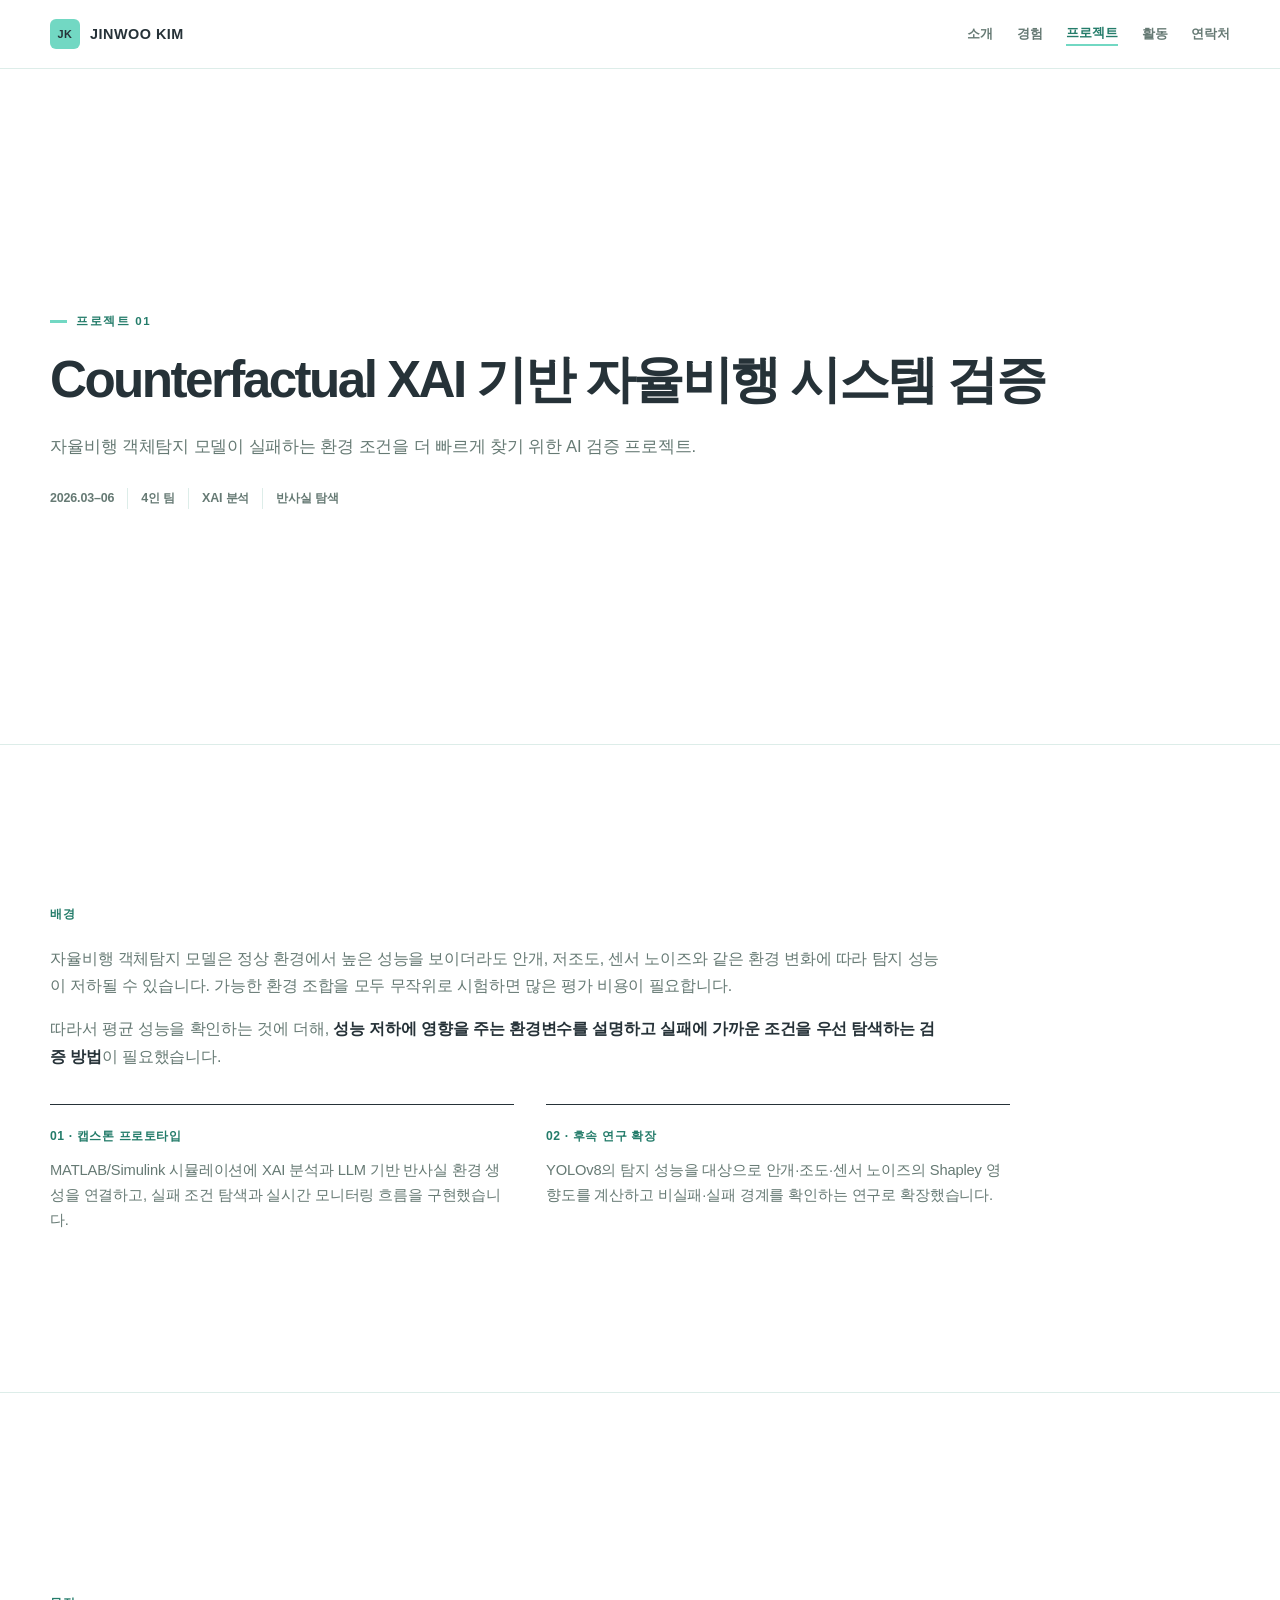
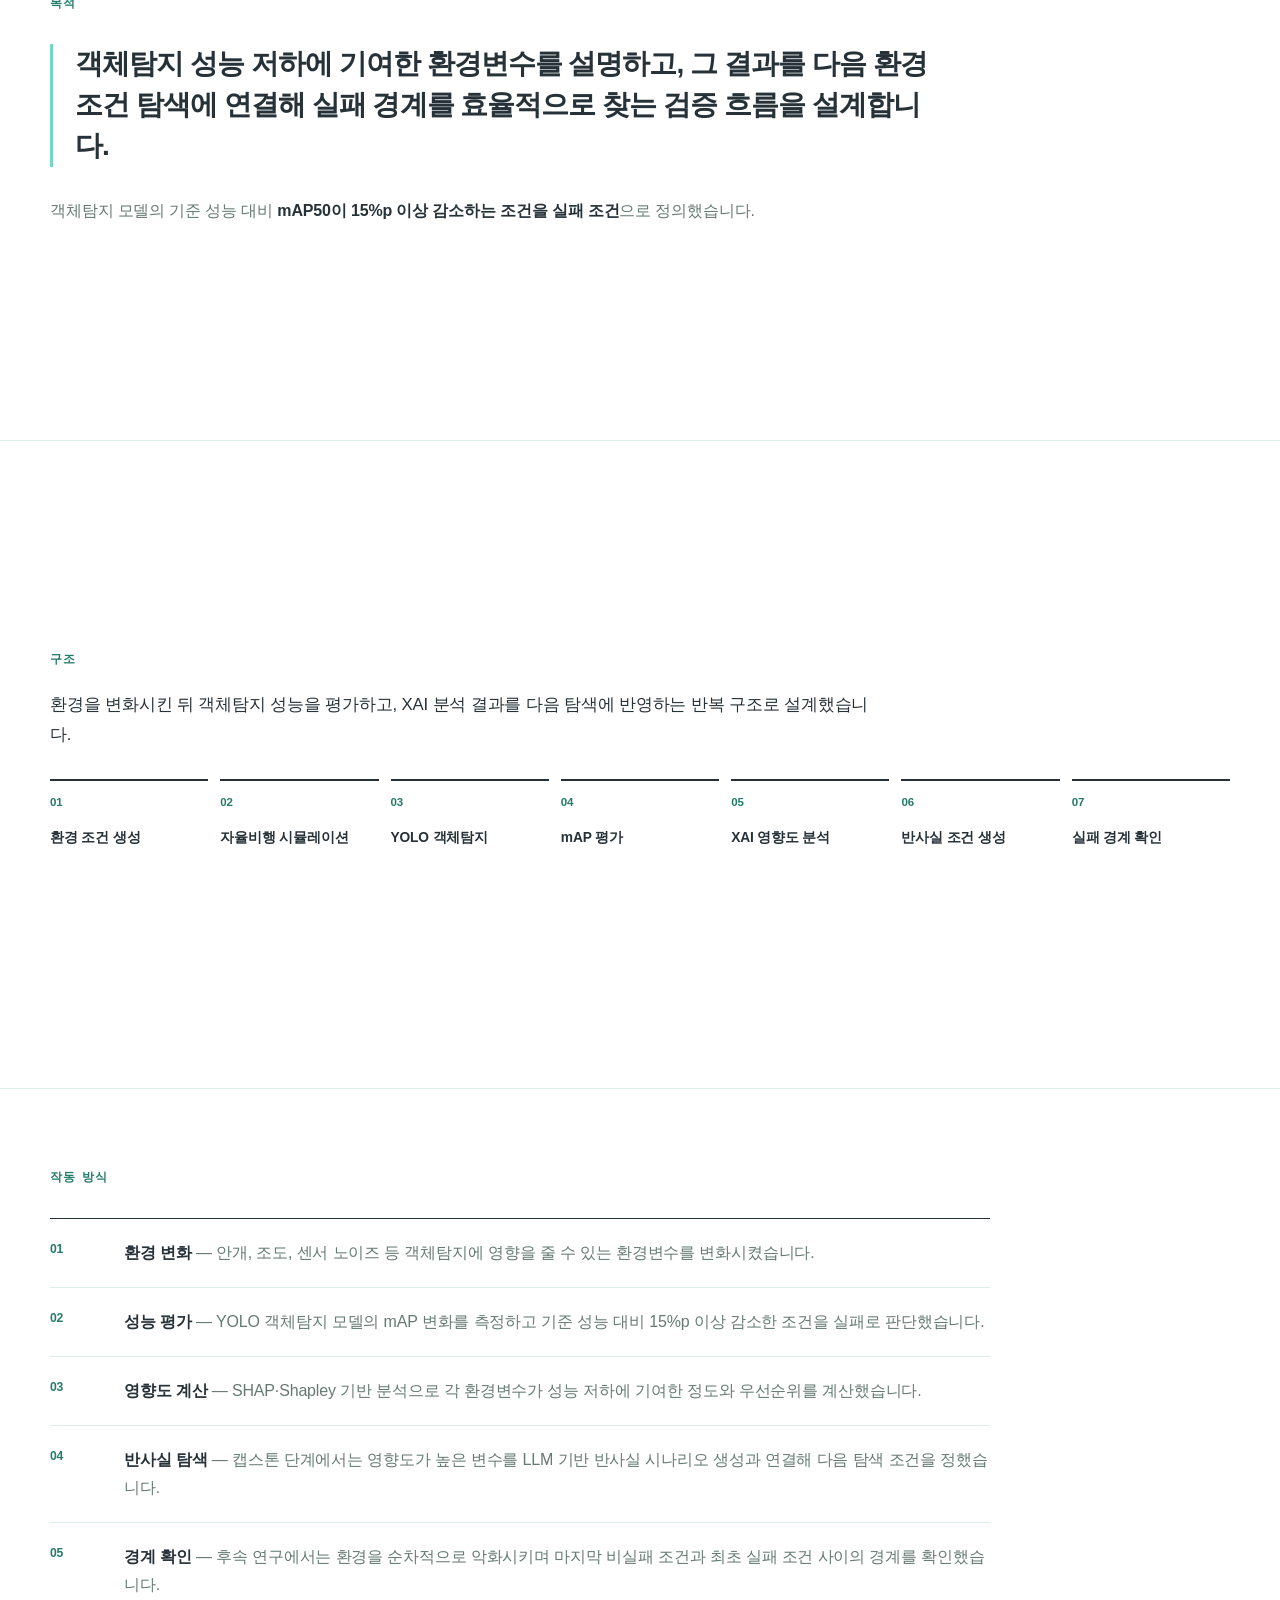
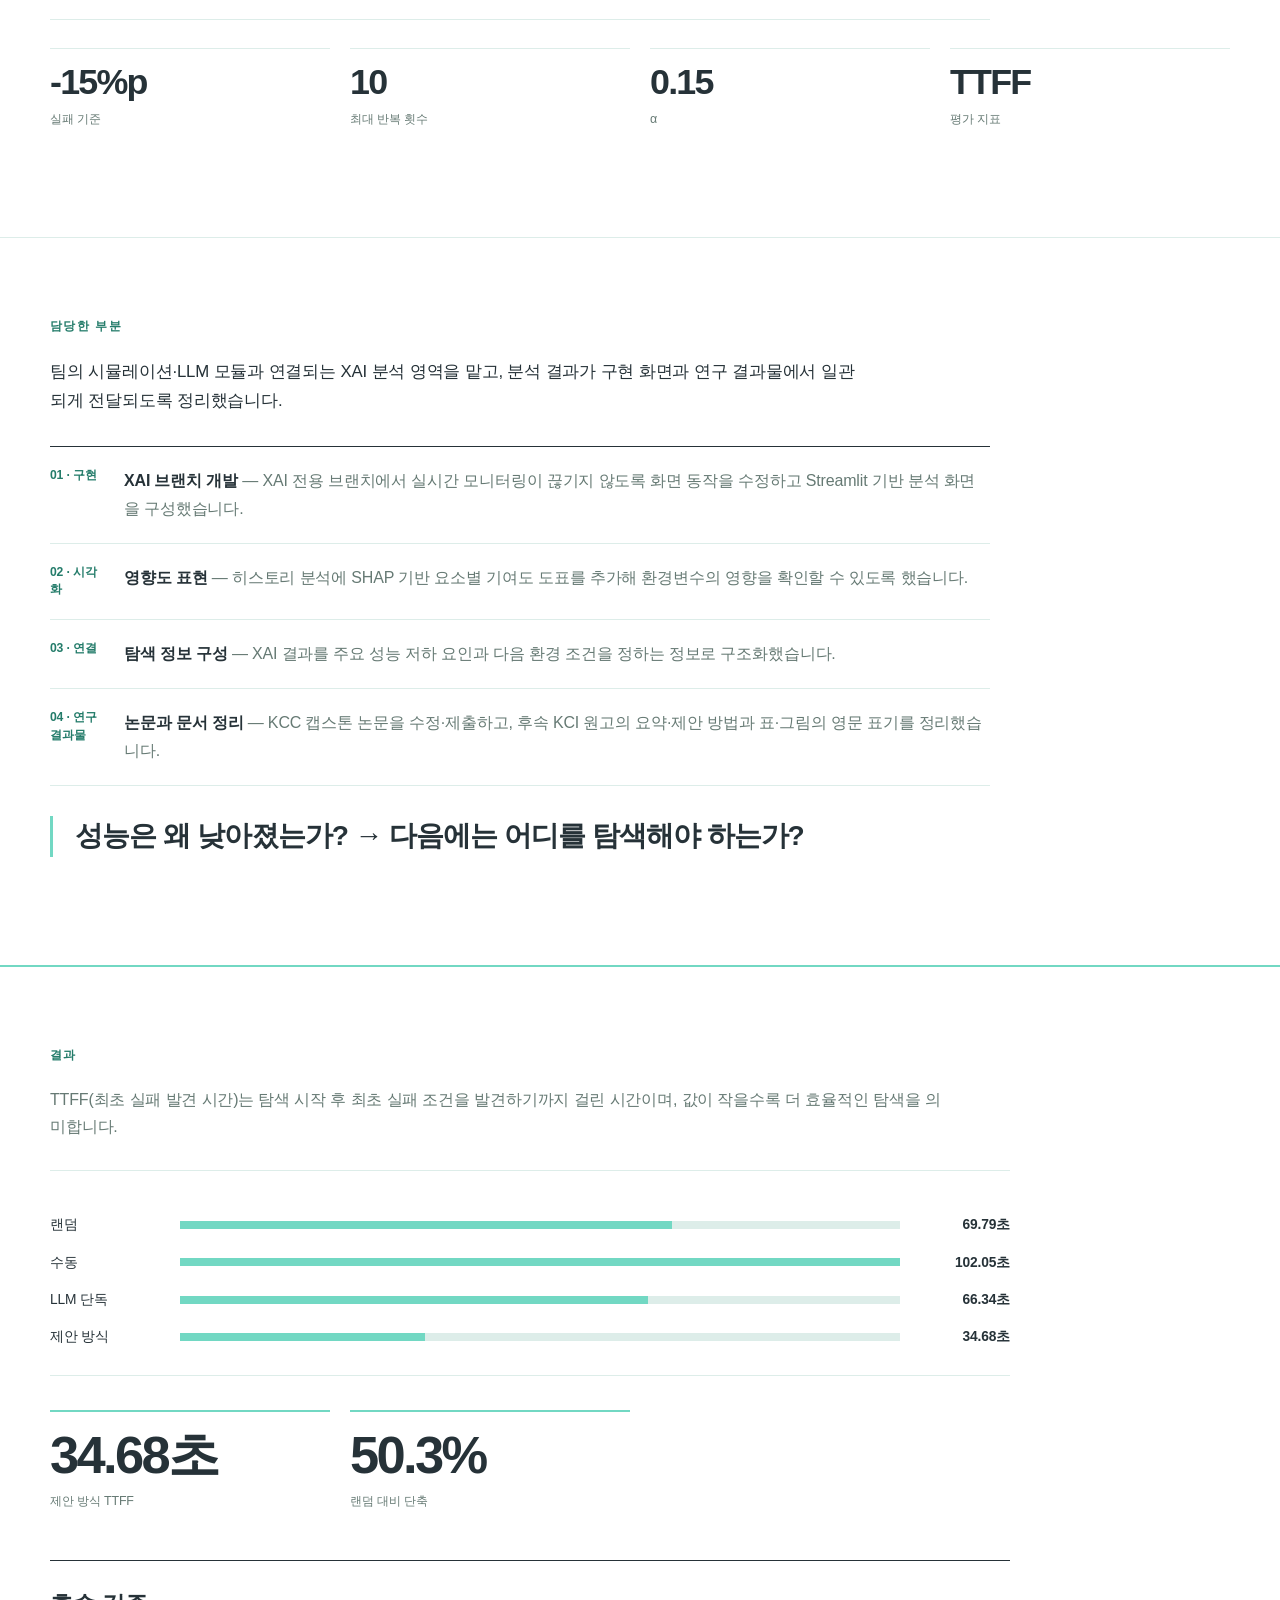
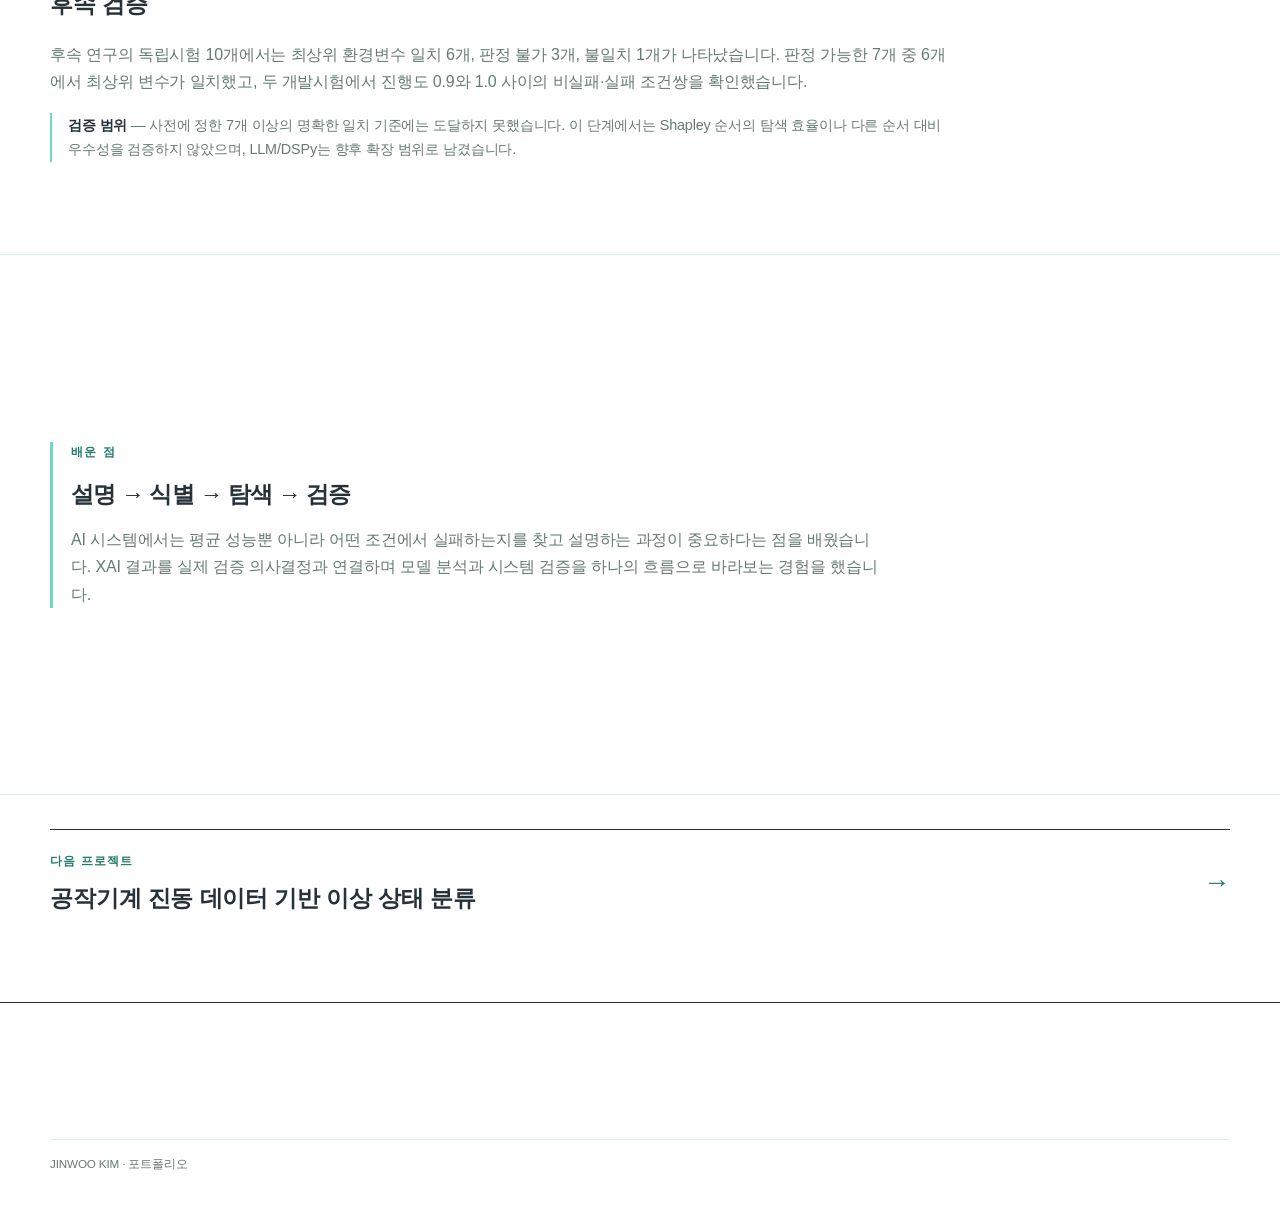
<file: projects/autonomous-xai.html>
<!doctype html><html lang="ko"><head>
<meta charset="utf-8"><meta name="viewport" content="width=device-width,initial-scale=1">
<title>Counterfactual XAI 기반 자율비행 시스템 검증 | JINWOO KIM</title>
<link rel="icon" href="../assets/favicon.svg" type="image/svg+xml">
<link rel="stylesheet" href="../style.css?v=20260923"></head><body>
<a class="skip-link" href="#main">본문으로 건너뛰기</a>
<nav class="nav" aria-label="주요 메뉴"><div class="container nav-inner"><a class="brand" href="/"><span class="brand-mark">JK</span>JINWOO KIM</a><button class="nav-toggle" type="button" aria-controls="primary-navigation" aria-expanded="false" aria-label="메뉴 열기"><span></span><span></span><span></span></button><div class="nav-links" id="primary-navigation"><a href="/#about">소개</a><a href="/#experience">경험</a><a href="/#projects" aria-current="page">프로젝트</a><a href="/#activities">활동</a><a href="/#contact">연락처</a></div></div></nav>
<main id="main">
<header class="page-hero"><div class="container"><div class="kicker">프로젝트 01</div><h1>Counterfactual XAI 기반 자율비행 시스템 검증</h1><p class="lead">자율비행 객체탐지 모델이 실패하는 환경 조건을 더 빠르게 찾기 위한 AI 검증 프로젝트.</p><div class="page-meta"><span class="meta-pill">2026.03–06</span><span class="meta-pill">4인 팀</span><span class="meta-pill">XAI 분석</span><span class="meta-pill">반사실 탐색</span></div></div></header>

<section class="project-section"><div class="container">
<h2>배경</h2>
<p>자율비행 객체탐지 모델은 정상 환경에서 높은 성능을 보이더라도 안개, 저조도, 센서 노이즈와 같은 환경 변화에 따라 탐지 성능이 저하될 수 있습니다. 가능한 환경 조합을 모두 무작위로 시험하면 많은 평가 비용이 필요합니다.</p>
<p>따라서 평균 성능을 확인하는 것에 더해, <b>성능 저하에 영향을 주는 환경변수를 설명하고 실패에 가까운 조건을 우선 탐색하는 검증 방법</b>이 필요했습니다.</p>
<div class="phase-list" aria-label="프로젝트 진행 단계">
<div><span>01 · 캡스톤 프로토타입</span><p>MATLAB/Simulink 시뮬레이션에 XAI 분석과 LLM 기반 반사실 환경 생성을 연결하고, 실패 조건 탐색과 실시간 모니터링 흐름을 구현했습니다.</p></div>
<div><span>02 · 후속 연구 확장</span><p>YOLOv8의 탐지 성능을 대상으로 안개·조도·센서 노이즈의 Shapley 영향도를 계산하고 비실패·실패 경계를 확인하는 연구로 확장했습니다.</p></div>
</div>
</div></section>
<section class="project-section objective-section"><div class="container">
<h2>목적</h2>
<p class="callout">객체탐지 성능 저하에 기여한 환경변수를 설명하고, 그 결과를 다음 환경 조건 탐색에 연결해 실패 경계를 효율적으로 찾는 검증 흐름을 설계합니다.</p>
<p>객체탐지 모델의 기준 성능 대비 <b>mAP50이 15%p 이상 감소하는 조건을 실패 조건</b>으로 정의했습니다.</p>
</div></section>
<section class="project-section structure-section"><div class="container">
<h2>구조</h2>
<p class="section-intro">환경을 변화시킨 뒤 객체탐지 성능을 평가하고, XAI 분석 결과를 다음 탐색에 반영하는 반복 구조로 설계했습니다.</p>
<div class="flow flow-seven">
<div class="flow-step"><b>01</b><span>환경 조건 생성</span></div><div class="flow-step"><b>02</b><span>자율비행 시뮬레이션</span></div><div class="flow-step"><b>03</b><span>YOLO 객체탐지</span></div><div class="flow-step"><b>04</b><span>mAP 평가</span></div><div class="flow-step"><b>05</b><span>XAI 영향도 분석</span></div><div class="flow-step"><b>06</b><span>반사실 조건 생성</span></div><div class="flow-step"><b>07</b><span>실패 경계 확인</span></div>
</div>
</div></section>
<section class="project-section how-section"><div class="container">
<h2>작동 방식</h2>
<div class="mechanism-list">
<div><span>01</span><p><b>환경 변화</b> — 안개, 조도, 센서 노이즈 등 객체탐지에 영향을 줄 수 있는 환경변수를 변화시켰습니다.</p></div>
<div><span>02</span><p><b>성능 평가</b> — YOLO 객체탐지 모델의 mAP 변화를 측정하고 기준 성능 대비 15%p 이상 감소한 조건을 실패로 판단했습니다.</p></div>
<div><span>03</span><p><b>영향도 계산</b> — SHAP·Shapley 기반 분석으로 각 환경변수가 성능 저하에 기여한 정도와 우선순위를 계산했습니다.</p></div>
<div><span>04</span><p><b>반사실 탐색</b> — 캡스톤 단계에서는 영향도가 높은 변수를 LLM 기반 반사실 시나리오 생성과 연결해 다음 탐색 조건을 정했습니다.</p></div>
<div><span>05</span><p><b>경계 확인</b> — 후속 연구에서는 환경을 순차적으로 악화시키며 마지막 비실패 조건과 최초 실패 조건 사이의 경계를 확인했습니다.</p></div>
</div>
<div class="stat-grid"><div class="stat-box"><strong>-15%p</strong><span>실패 기준</span></div><div class="stat-box"><strong>10</strong><span>최대 반복 횟수</span></div><div class="stat-box"><strong>0.15</strong><span>α</span></div><div class="stat-box"><strong>TTFF</strong><span>평가 지표</span></div></div>
</div></section>
<section class="project-section"><div class="container">
<h2>담당한 부분</h2>
<p class="section-intro">팀의 시뮬레이션·LLM 모듈과 연결되는 XAI 분석 영역을 맡고, 분석 결과가 구현 화면과 연구 결과물에서 일관되게 전달되도록 정리했습니다.</p>
<div class="mechanism-list contribution-detail">
<div><span>01 · 구현</span><p><b>XAI 브랜치 개발</b> — XAI 전용 브랜치에서 실시간 모니터링이 끊기지 않도록 화면 동작을 수정하고 Streamlit 기반 분석 화면을 구성했습니다.</p></div>
<div><span>02 · 시각화</span><p><b>영향도 표현</b> — 히스토리 분석에 SHAP 기반 요소별 기여도 도표를 추가해 환경변수의 영향을 확인할 수 있도록 했습니다.</p></div>
<div><span>03 · 연결</span><p><b>탐색 정보 구성</b> — XAI 결과를 주요 성능 저하 요인과 다음 환경 조건을 정하는 정보로 구조화했습니다.</p></div>
<div><span>04 · 연구 결과물</span><p><b>논문과 문서 정리</b> — KCC 캡스톤 논문을 수정·제출하고, 후속 KCI 원고의 요약·제안 방법과 표·그림의 영문 표기를 정리했습니다.</p></div>
</div>
<div class="callout contribution-callout">성능은 왜 낮아졌는가? → 다음에는 어디를 탐색해야 하는가?</div>
</div></section>
<section class="project-section result-section"><div class="container">
<h2>결과</h2><p>TTFF(최초 실패 발견 시간)는 탐색 시작 후 최초 실패 조건을 발견하기까지 걸린 시간이며, 값이 작을수록 더 효율적인 탐색을 의미합니다.</p>
<div class="chart-card" role="img" aria-label="최초 실패 발견 시간: 랜덤 69.79초, 수동 102.05초, LLM 단독 66.34초, 제안 방식 34.68초"><div class="bar-row"><span>랜덤</span><div class="bar-track"><div class="bar-fill" style="width:68.4%"></div></div><b>69.79초</b></div><div class="bar-row"><span>수동</span><div class="bar-track"><div class="bar-fill" style="width:100%"></div></div><b>102.05초</b></div><div class="bar-row"><span>LLM 단독</span><div class="bar-track"><div class="bar-fill" style="width:65%"></div></div><b>66.34초</b></div><div class="bar-row"><span>제안 방식</span><div class="bar-track"><div class="bar-fill" style="width:34%"></div></div><b>34.68초</b></div></div>
<div class="stat-grid"><div class="stat-box"><strong>34.68초</strong><span>제안 방식 TTFF</span></div><div class="stat-box"><strong>50.3%</strong><span>랜덤 대비 단축</span></div></div>
<div class="follow-up-result">
<h3>후속 검증</h3>
<p>후속 연구의 독립시험 10개에서는 최상위 환경변수 일치 6개, 판정 불가 3개, 불일치 1개가 나타났습니다. 판정 가능한 7개 중 6개에서 최상위 변수가 일치했고, 두 개발시험에서 진행도 0.9와 1.0 사이의 비실패·실패 조건쌍을 확인했습니다.</p>
<p class="limitation"><b>검증 범위</b> — 사전에 정한 7개 이상의 명확한 일치 기준에는 도달하지 못했습니다. 이 단계에서는 Shapley 순서의 탐색 효율이나 다른 순서 대비 우수성을 검증하지 않았으며, LLM/DSPy는 향후 확장 범위로 남겼습니다.</p>
</div>
</div></section>
<section class="project-section lesson-section"><div class="container"><div class="lesson"><h2>배운 점</h2><strong>설명 → 식별 → 탐색 → 검증</strong><p>AI 시스템에서는 평균 성능뿐 아니라 어떤 조건에서 실패하는지를 찾고 설명하는 과정이 중요하다는 점을 배웠습니다. XAI 결과를 실제 검증 의사결정과 연결하며 모델 분석과 시스템 검증을 하나의 흐름으로 바라보는 경험을 했습니다.</p></div></div></section>
<section class="project-section next-section"><div class="container">
        <a class="next-project" href="manufacturing-xgb.html"><div><small>다음 프로젝트</small><h3>공작기계 진동 데이터 기반 이상 상태 분류</h3></div><span>→</span></a>
        </div></section>
</main><footer class="footer"><div class="container"><div class="footer-note">JINWOO KIM · 포트폴리오</div></div></footer>
<script src="../script.js?v=20260923"></script></body></html>
</file>
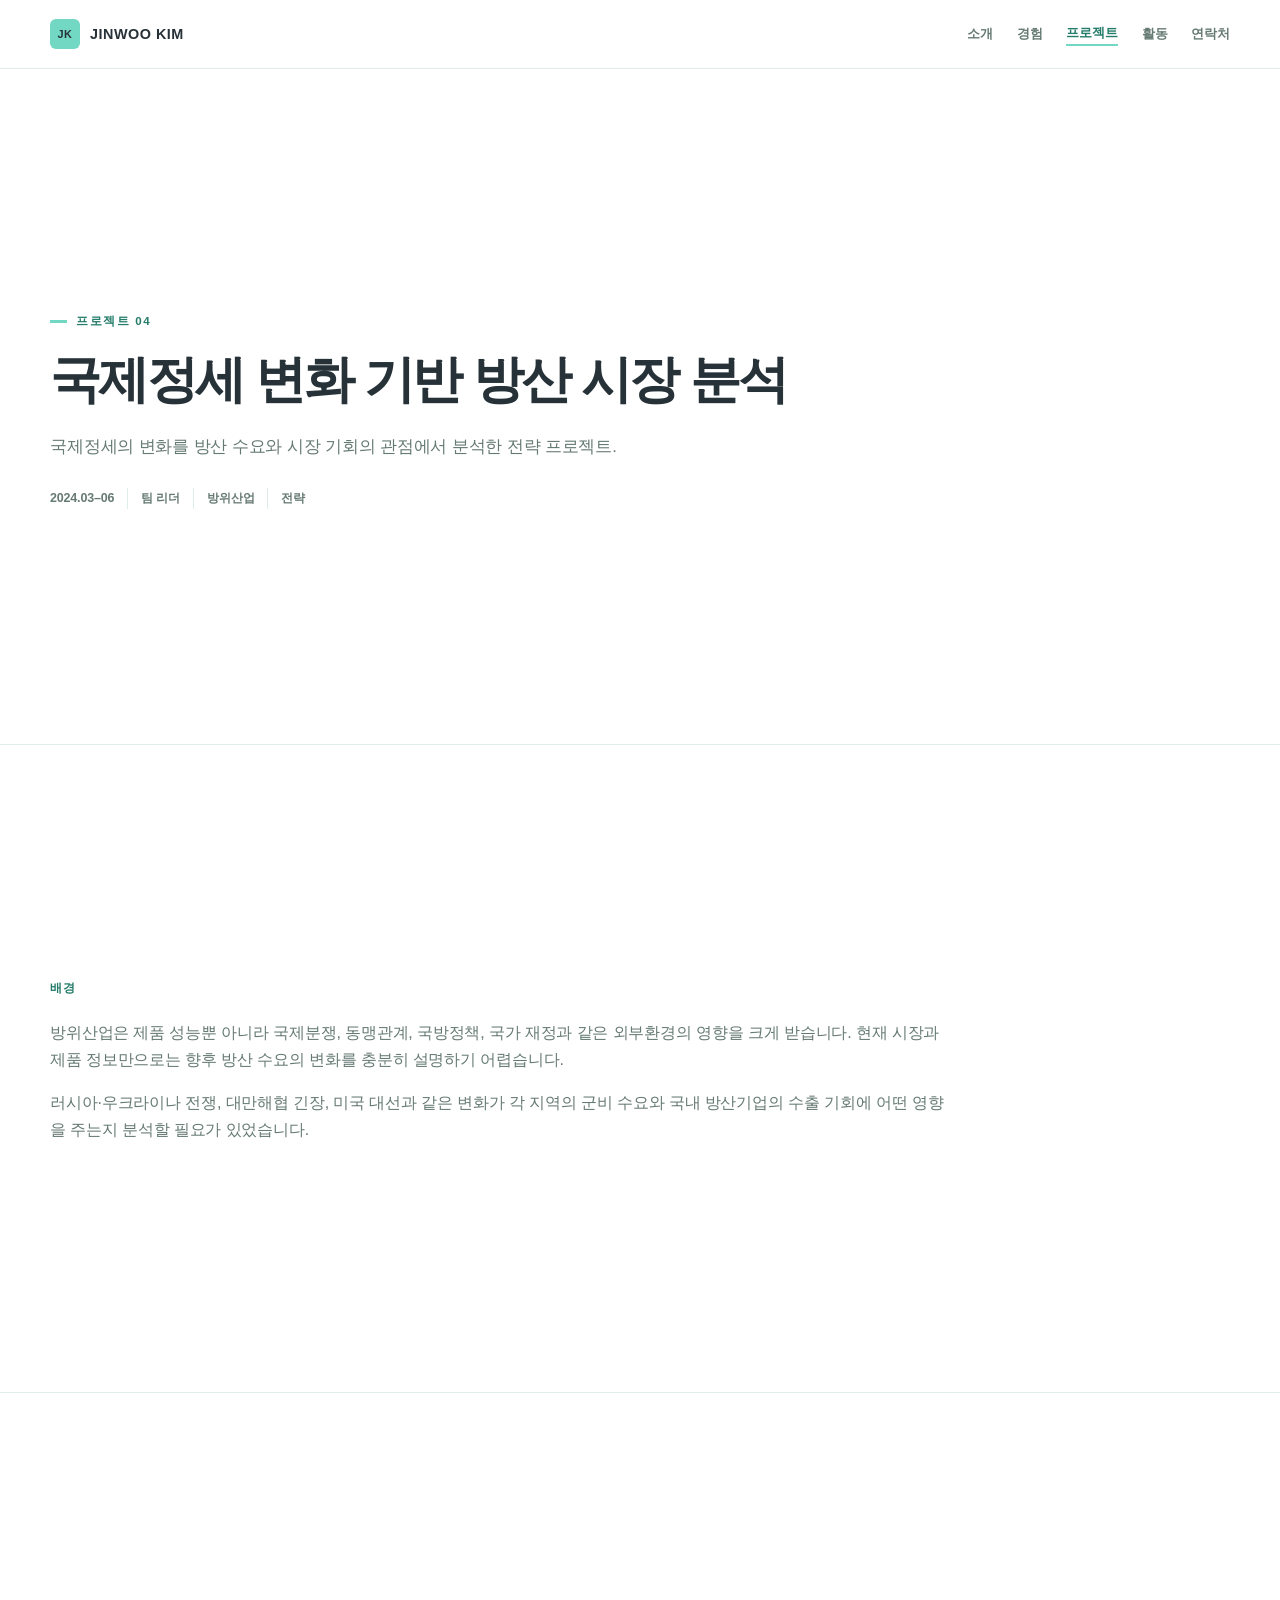
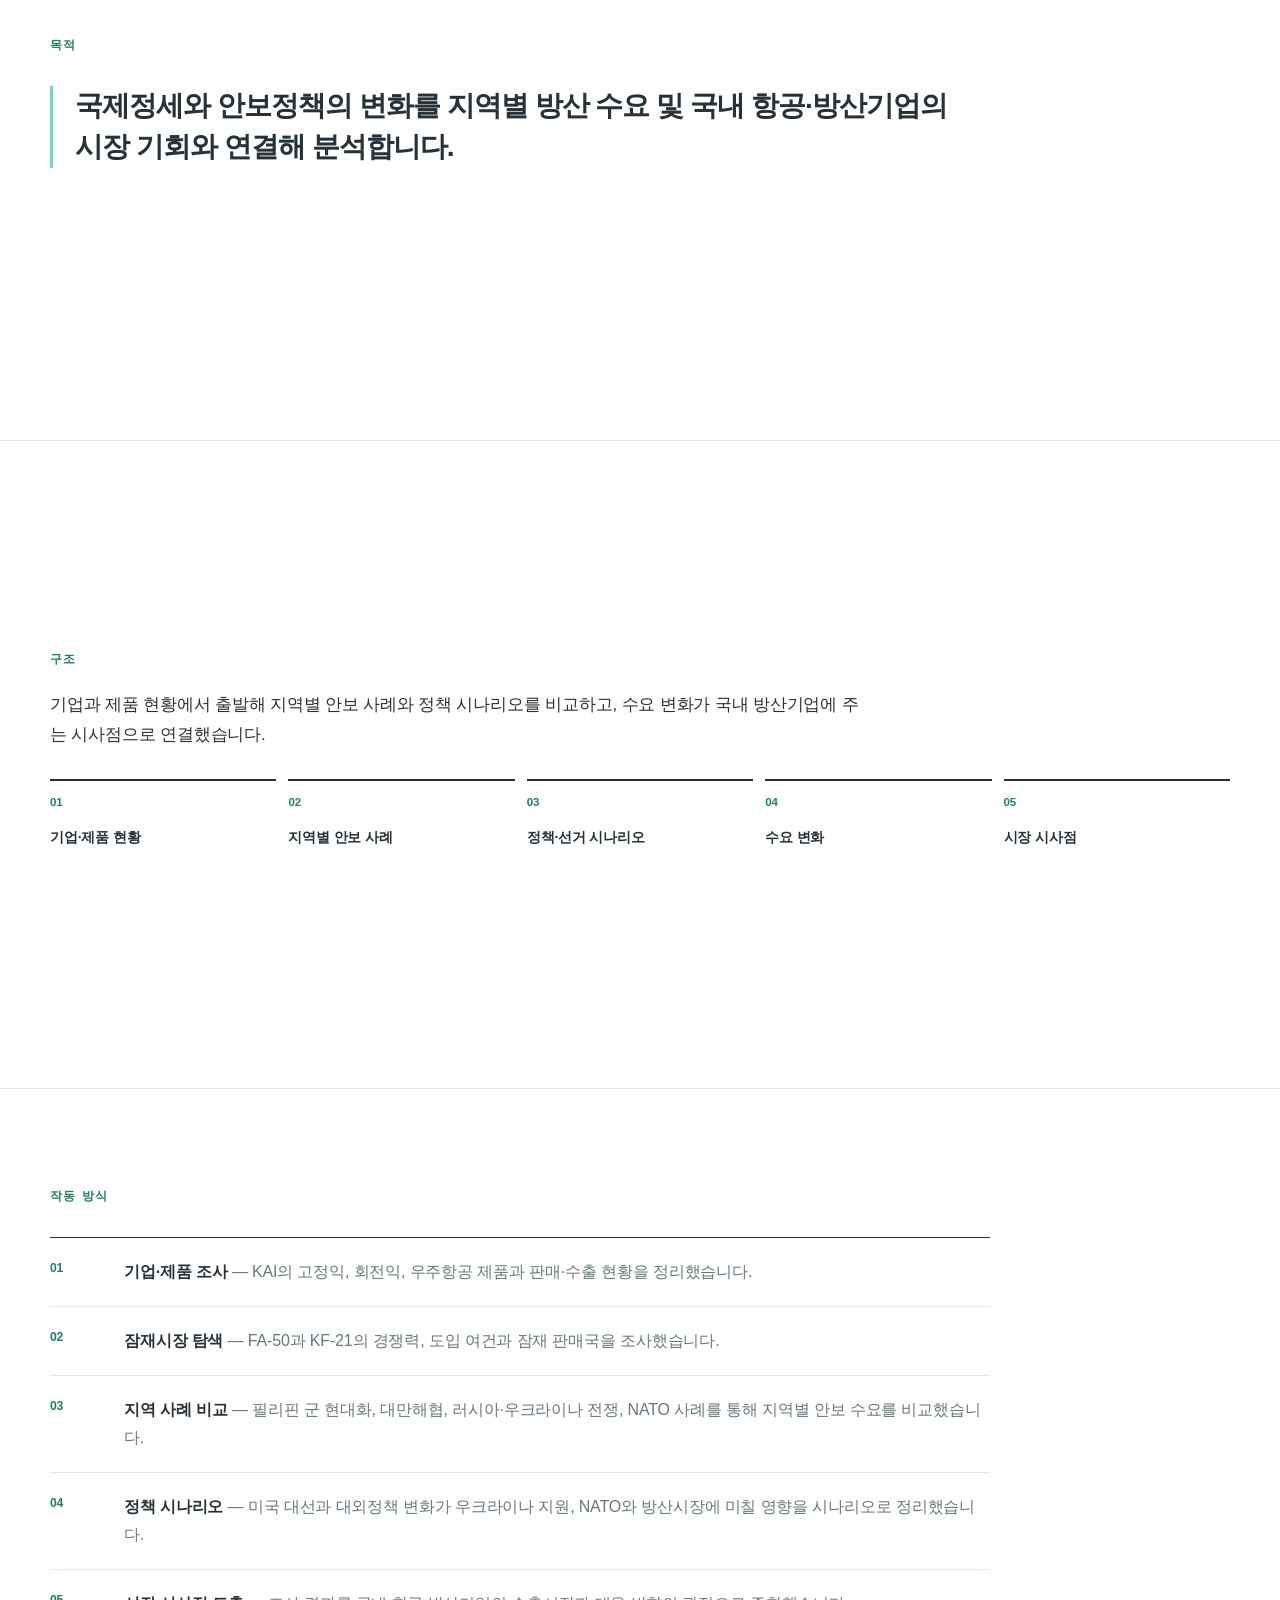
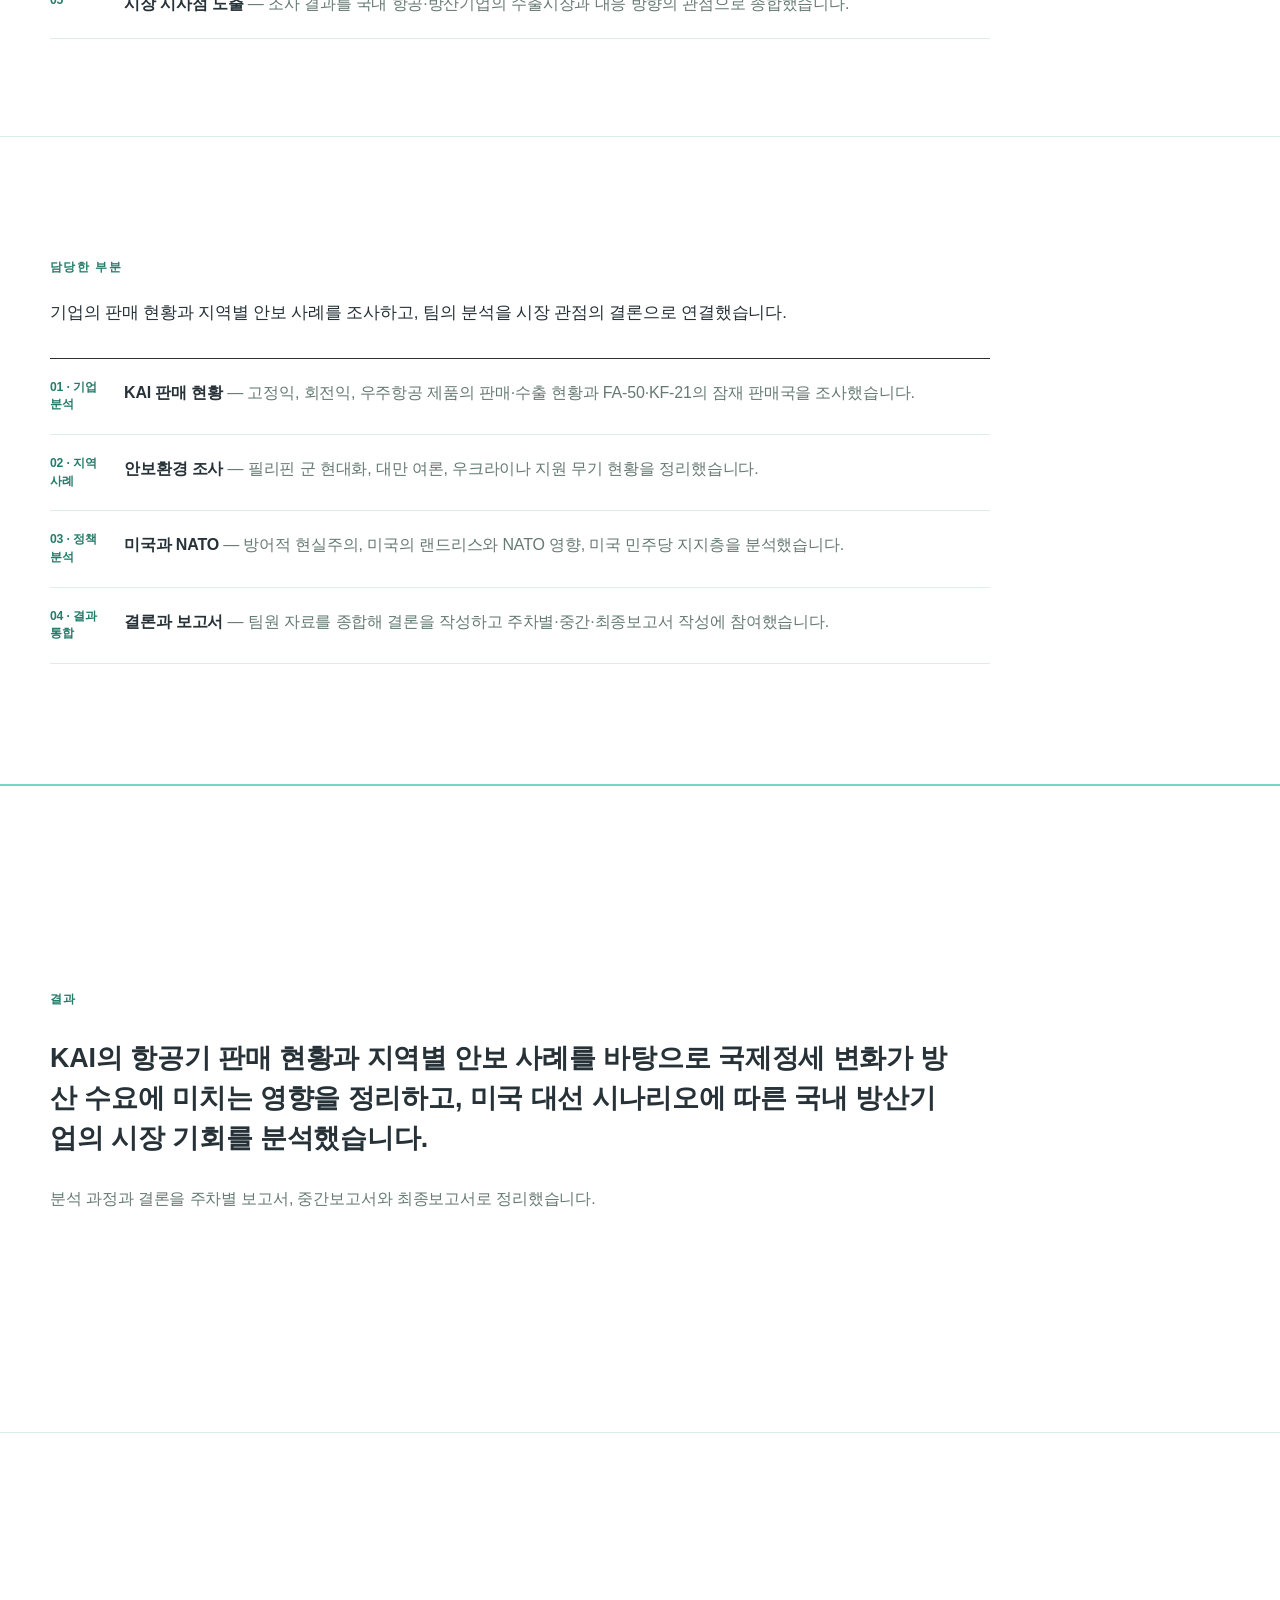
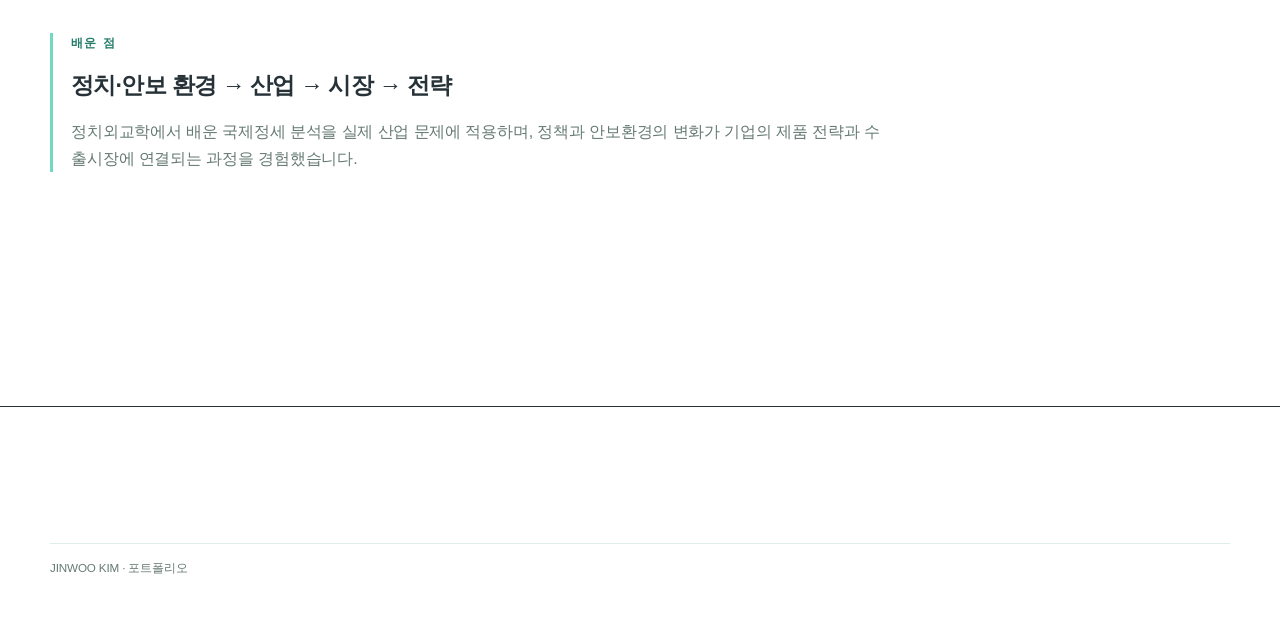
<file: projects/defense-strategy.html>
<!doctype html><html lang="ko"><head>
<meta charset="utf-8"><meta name="viewport" content="width=device-width,initial-scale=1">
<title>국제정세 변화 기반 방산 시장 분석 | JINWOO KIM</title>
<link rel="icon" href="../assets/favicon.svg" type="image/svg+xml">
<link rel="stylesheet" href="../style.css?v=20260923"></head><body>
<a class="skip-link" href="#main">본문으로 건너뛰기</a>
<nav class="nav" aria-label="주요 메뉴"><div class="container nav-inner"><a class="brand" href="/"><span class="brand-mark">JK</span>JINWOO KIM</a><button class="nav-toggle" type="button" aria-controls="primary-navigation" aria-expanded="false" aria-label="메뉴 열기"><span></span><span></span><span></span></button><div class="nav-links" id="primary-navigation"><a href="/#about">소개</a><a href="/#experience">경험</a><a href="/#projects" aria-current="page">프로젝트</a><a href="/#activities">활동</a><a href="/#contact">연락처</a></div></div></nav>
<main id="main">
<header class="page-hero"><div class="container"><div class="kicker">프로젝트 04</div><h1>국제정세 변화 기반 방산 시장 분석</h1><p class="lead">국제정세의 변화를 방산 수요와 시장 기회의 관점에서 분석한 전략 프로젝트.</p><div class="page-meta"><span class="meta-pill">2024.03–06</span><span class="meta-pill">팀 리더</span><span class="meta-pill">방위산업</span><span class="meta-pill">전략</span></div></div></header>

<section class="project-section"><div class="container">
<h2>배경</h2><p>방위산업은 제품 성능뿐 아니라 국제분쟁, 동맹관계, 국방정책, 국가 재정과 같은 외부환경의 영향을 크게 받습니다. 현재 시장과 제품 정보만으로는 향후 방산 수요의 변화를 충분히 설명하기 어렵습니다.</p>
<p>러시아·우크라이나 전쟁, 대만해협 긴장, 미국 대선과 같은 변화가 각 지역의 군비 수요와 국내 방산기업의 수출 기회에 어떤 영향을 주는지 분석할 필요가 있었습니다.</p>
</div></section>
<section class="project-section objective-section"><div class="container">
<h2>목적</h2><p class="callout">국제정세와 안보정책의 변화를 지역별 방산 수요 및 국내 항공·방산기업의 시장 기회와 연결해 분석합니다.</p>
</div></section>
<section class="project-section structure-section"><div class="container">
<h2>구조</h2><p class="section-intro">기업과 제품 현황에서 출발해 지역별 안보 사례와 정책 시나리오를 비교하고, 수요 변화가 국내 방산기업에 주는 시사점으로 연결했습니다.</p><div class="flow flow-five"><div class="flow-step"><b>01</b><span>기업·제품 현황</span></div><div class="flow-step"><b>02</b><span>지역별 안보 사례</span></div><div class="flow-step"><b>03</b><span>정책·선거 시나리오</span></div><div class="flow-step"><b>04</b><span>수요 변화</span></div><div class="flow-step"><b>05</b><span>시장 시사점</span></div></div>
</div></section>
<section class="project-section how-section"><div class="container">
<h2>작동 방식</h2>
<div class="mechanism-list">
<div><span>01</span><p><b>기업·제품 조사</b> — KAI의 고정익, 회전익, 우주항공 제품과 판매·수출 현황을 정리했습니다.</p></div>
<div><span>02</span><p><b>잠재시장 탐색</b> — FA-50과 KF-21의 경쟁력, 도입 여건과 잠재 판매국을 조사했습니다.</p></div>
<div><span>03</span><p><b>지역 사례 비교</b> — 필리핀 군 현대화, 대만해협, 러시아·우크라이나 전쟁, NATO 사례를 통해 지역별 안보 수요를 비교했습니다.</p></div>
<div><span>04</span><p><b>정책 시나리오</b> — 미국 대선과 대외정책 변화가 우크라이나 지원, NATO와 방산시장에 미칠 영향을 시나리오로 정리했습니다.</p></div>
<div><span>05</span><p><b>시장 시사점 도출</b> — 조사 결과를 국내 항공·방산기업의 수출시장과 대응 방향의 관점으로 종합했습니다.</p></div>
</div>
</div></section>
<section class="project-section"><div class="container">
<h2>담당한 부분</h2><p class="section-intro">기업의 판매 현황과 지역별 안보 사례를 조사하고, 팀의 분석을 시장 관점의 결론으로 연결했습니다.</p>
<div class="mechanism-list contribution-detail">
<div><span>01 · 기업 분석</span><p><b>KAI 판매 현황</b> — 고정익, 회전익, 우주항공 제품의 판매·수출 현황과 FA-50·KF-21의 잠재 판매국을 조사했습니다.</p></div>
<div><span>02 · 지역 사례</span><p><b>안보환경 조사</b> — 필리핀 군 현대화, 대만 여론, 우크라이나 지원 무기 현황을 정리했습니다.</p></div>
<div><span>03 · 정책 분석</span><p><b>미국과 NATO</b> — 방어적 현실주의, 미국의 랜드리스와 NATO 영향, 미국 민주당 지지층을 분석했습니다.</p></div>
<div><span>04 · 결과 통합</span><p><b>결론과 보고서</b> — 팀원 자료를 종합해 결론을 작성하고 주차별·중간·최종보고서 작성에 참여했습니다.</p></div>
</div>
</div></section>
<section class="project-section result-section"><div class="container">
<h2>결과</h2><p class="qual-result">KAI의 항공기 판매 현황과 지역별 안보 사례를 바탕으로 국제정세 변화가 방산 수요에 미치는 영향을 정리하고, 미국 대선 시나리오에 따른 국내 방산기업의 시장 기회를 분석했습니다.</p>
<p>분석 과정과 결론을 주차별 보고서, 중간보고서와 최종보고서로 정리했습니다.</p>
</div></section>
<section class="project-section lesson-section"><div class="container"><div class="lesson"><h2>배운 점</h2><strong>정치·안보 환경 → 산업 → 시장 → 전략</strong><p>정치외교학에서 배운 국제정세 분석을 실제 산업 문제에 적용하며, 정책과 안보환경의 변화가 기업의 제품 전략과 수출시장에 연결되는 과정을 경험했습니다.</p></div></div></section>
</main><footer class="footer"><div class="container"><div class="footer-note">JINWOO KIM · 포트폴리오</div></div></footer>
<script src="../script.js?v=20260923"></script></body></html>
</file>
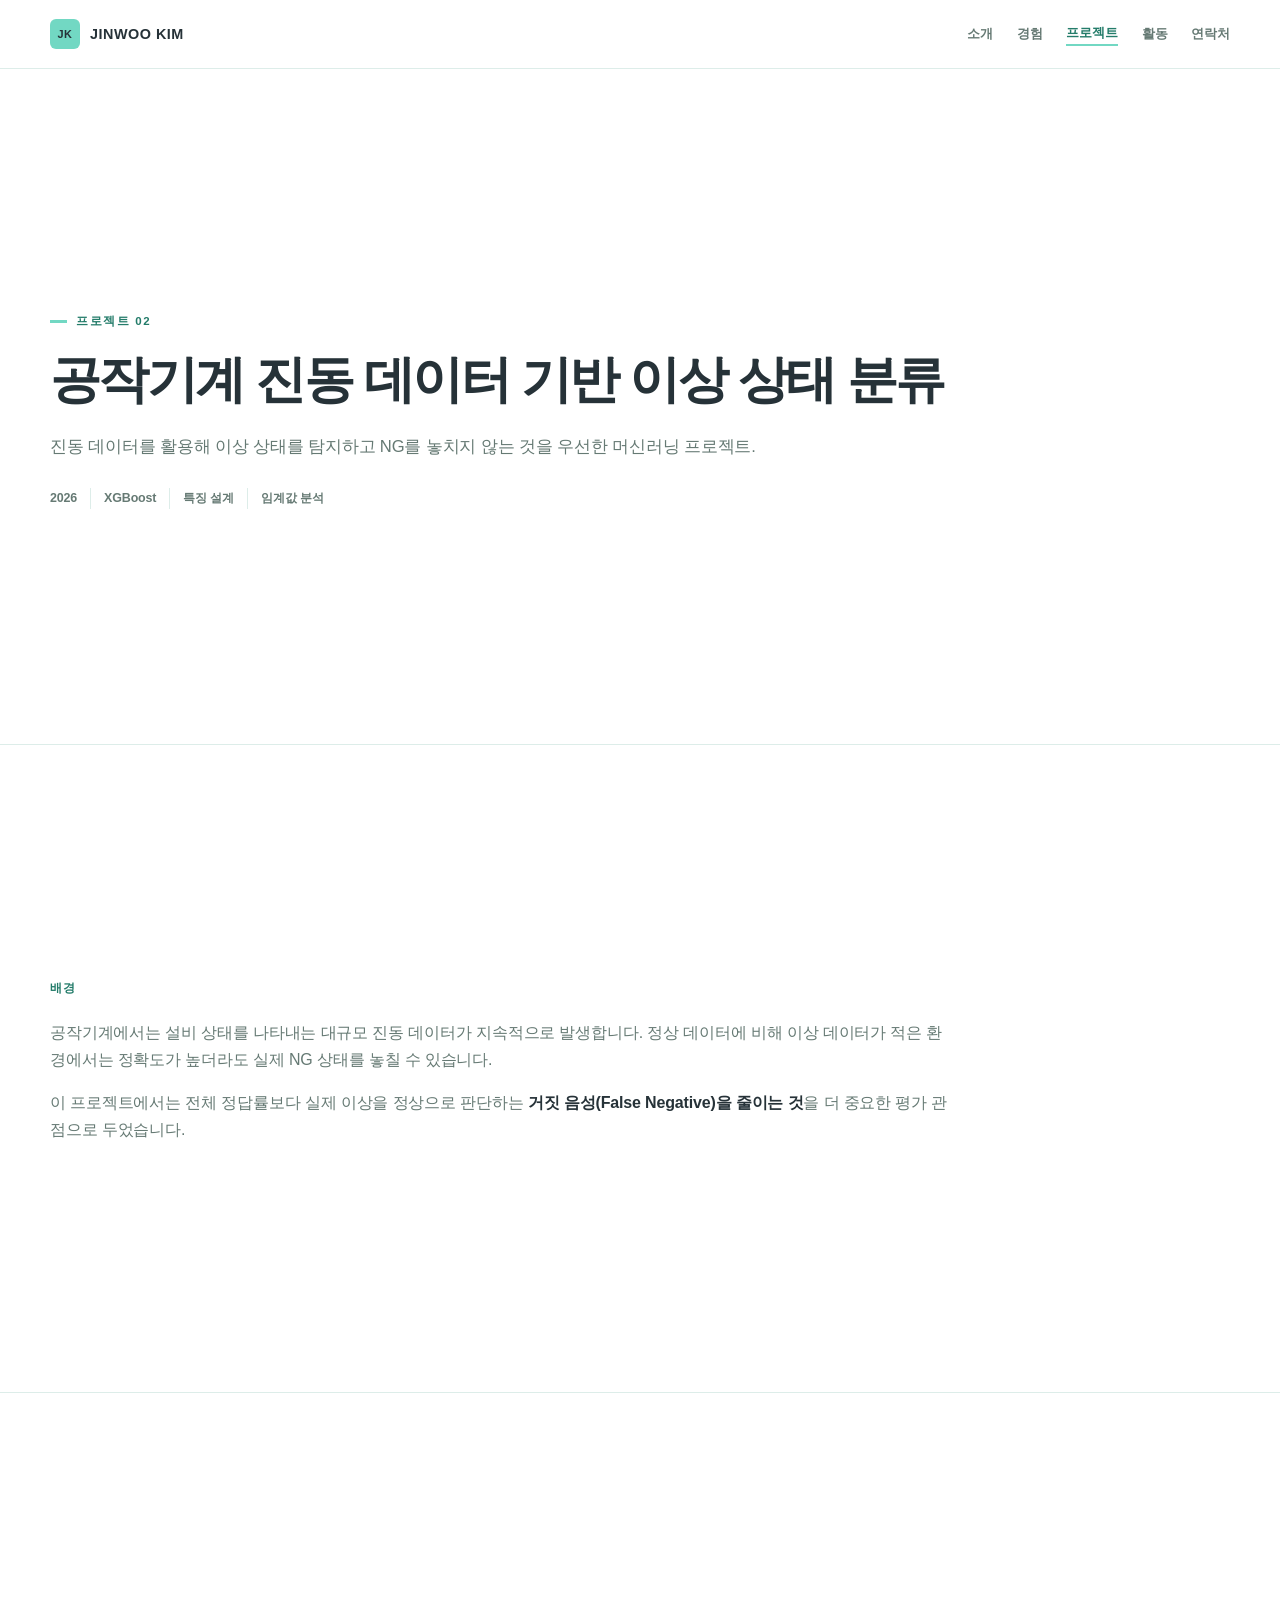
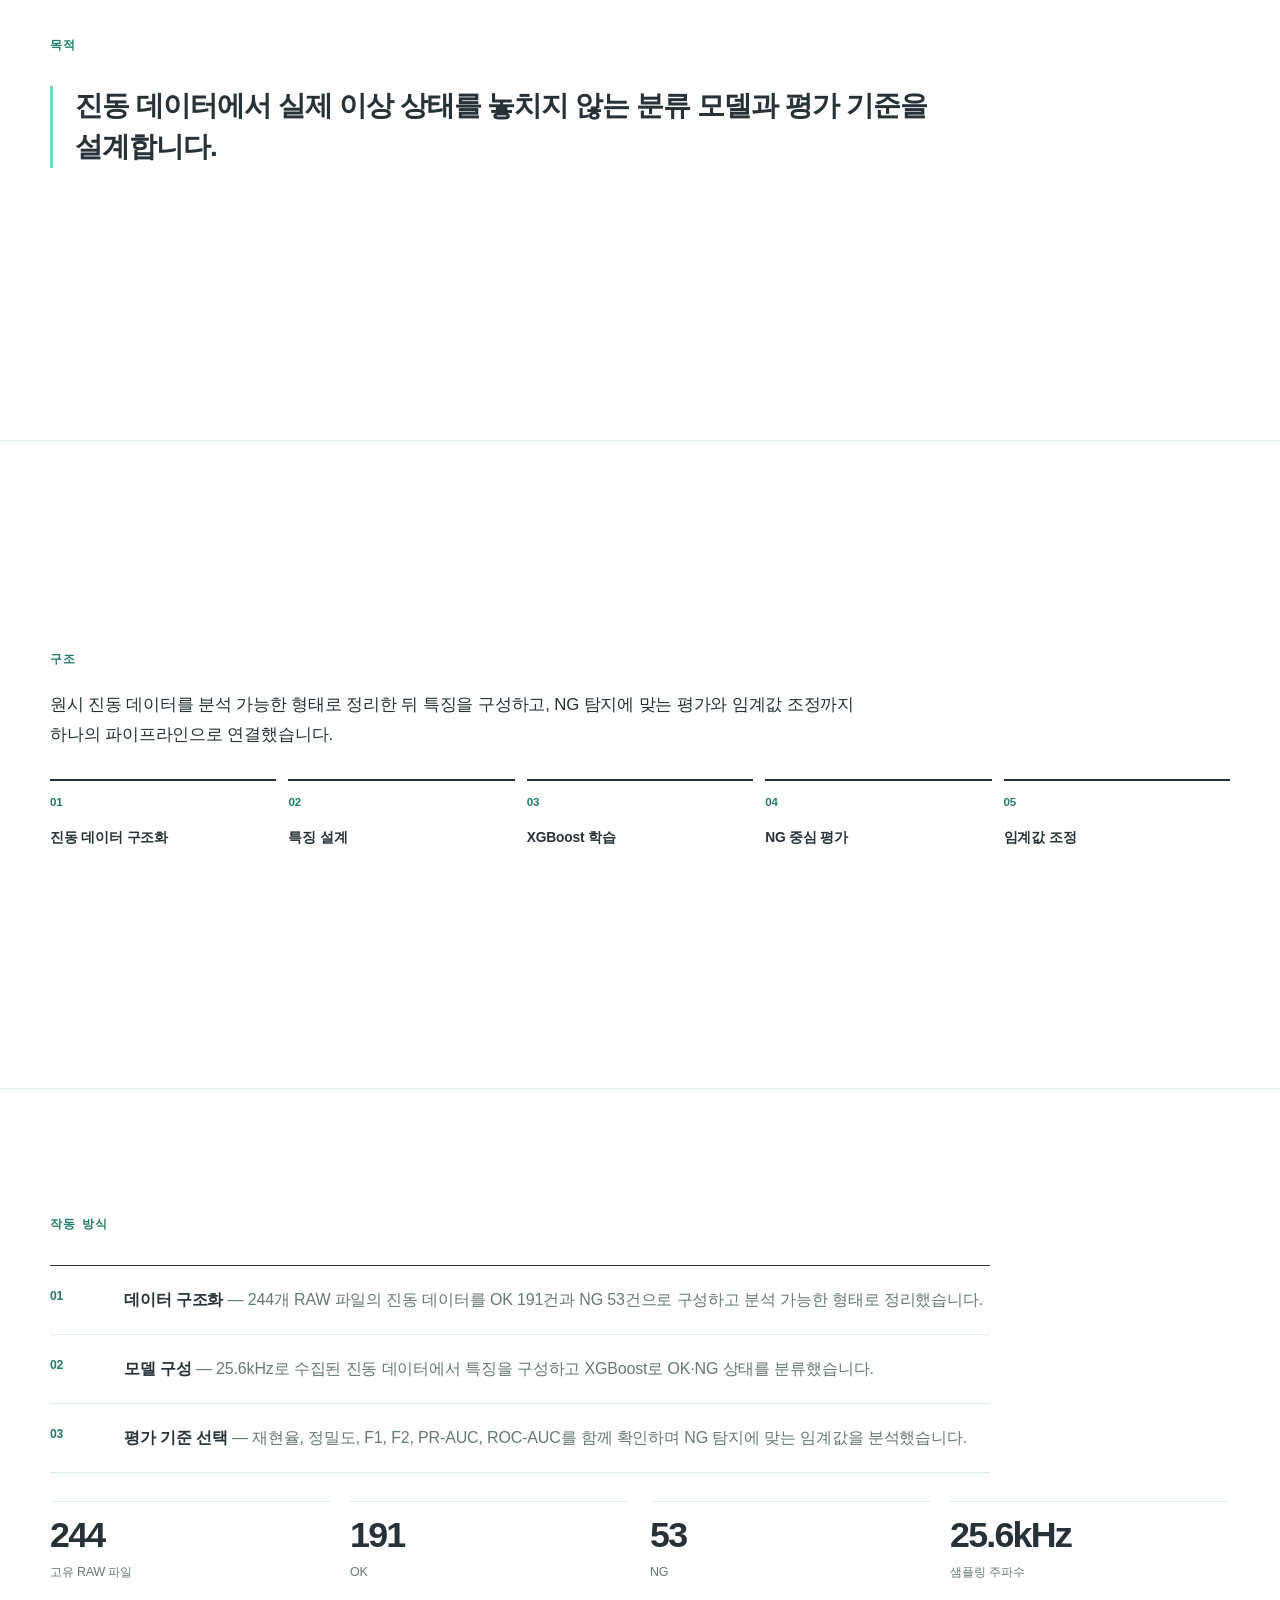
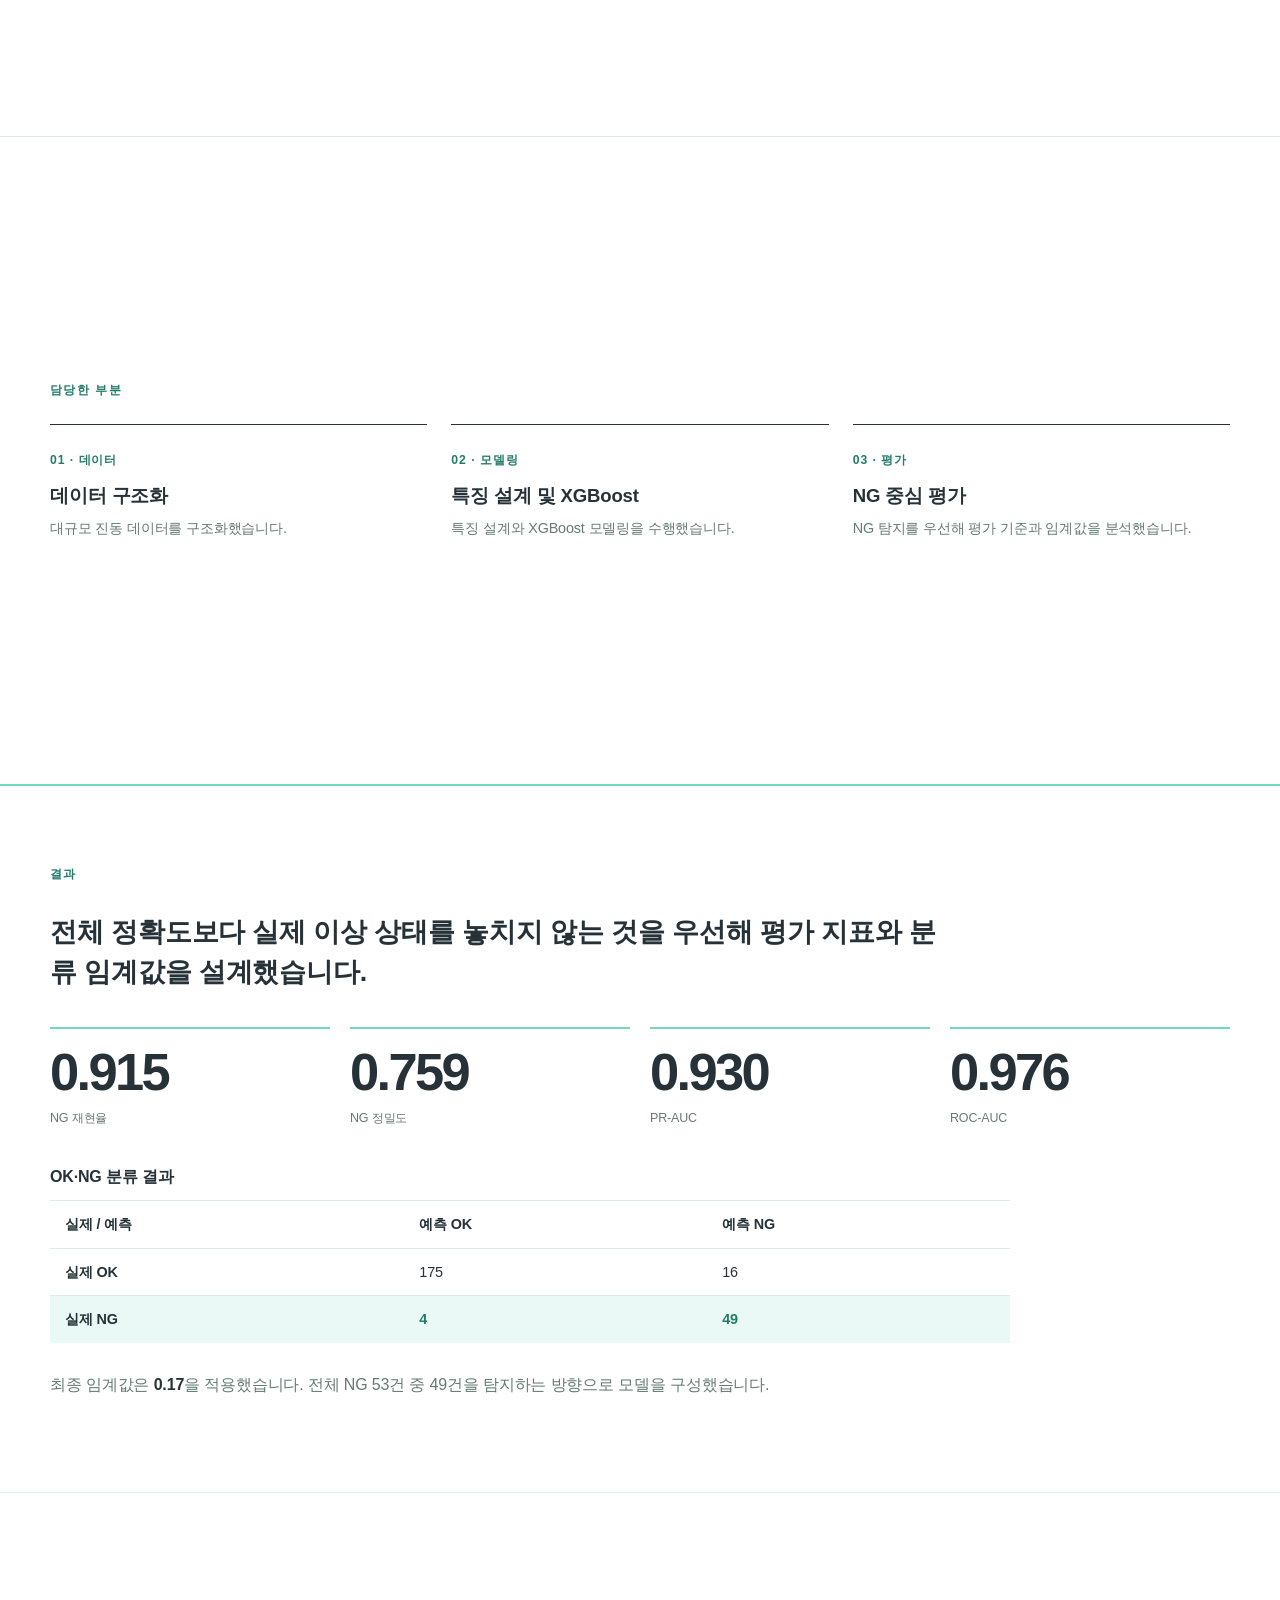
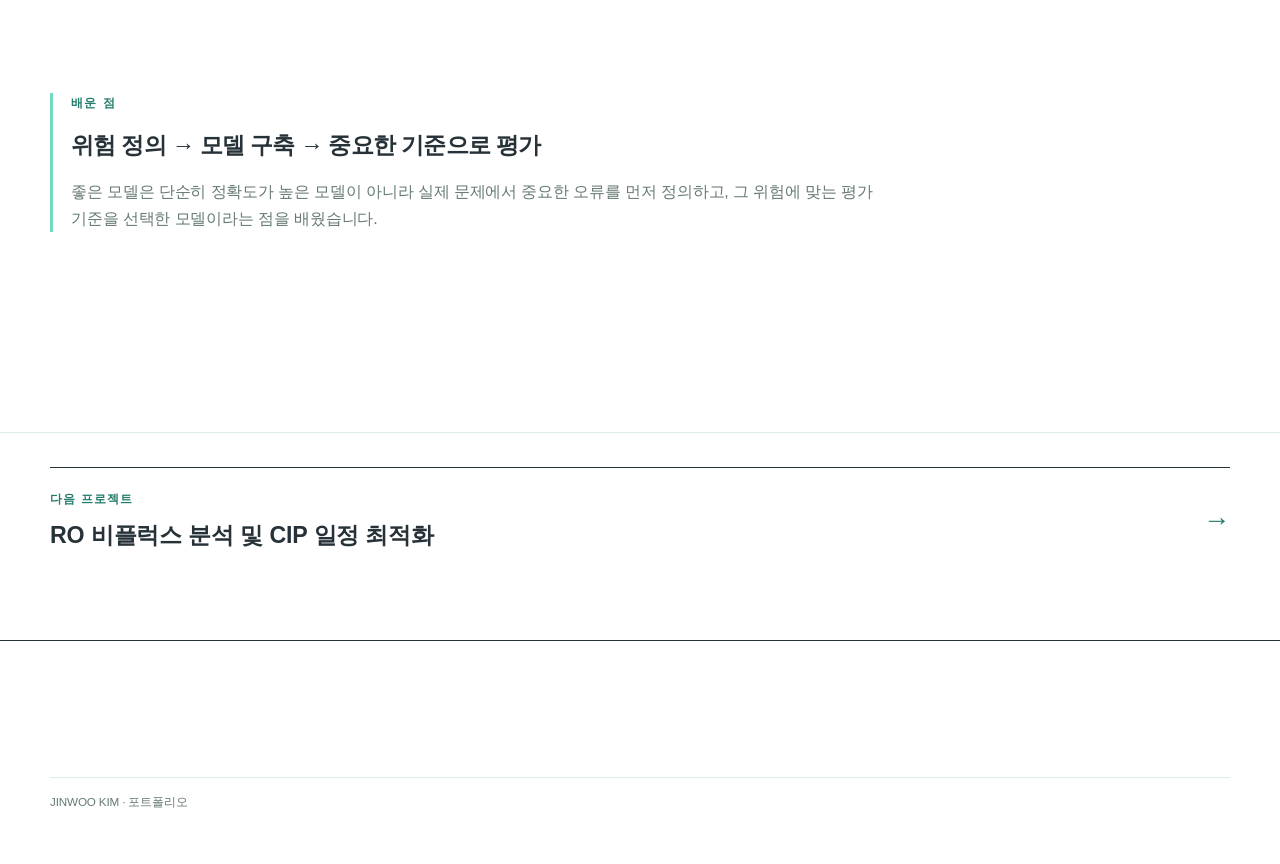
<file: projects/manufacturing-xgb.html>
<!doctype html><html lang="ko"><head>
<meta charset="utf-8"><meta name="viewport" content="width=device-width,initial-scale=1">
<title>공작기계 진동 데이터 기반 이상 상태 분류 | JINWOO KIM</title>
<link rel="icon" href="../assets/favicon.svg" type="image/svg+xml">
<link rel="stylesheet" href="../style.css?v=20260923"></head><body>
<a class="skip-link" href="#main">본문으로 건너뛰기</a>
<nav class="nav" aria-label="주요 메뉴"><div class="container nav-inner"><a class="brand" href="/"><span class="brand-mark">JK</span>JINWOO KIM</a><button class="nav-toggle" type="button" aria-controls="primary-navigation" aria-expanded="false" aria-label="메뉴 열기"><span></span><span></span><span></span></button><div class="nav-links" id="primary-navigation"><a href="/#about">소개</a><a href="/#experience">경험</a><a href="/#projects" aria-current="page">프로젝트</a><a href="/#activities">활동</a><a href="/#contact">연락처</a></div></div></nav>
<main id="main">
<header class="page-hero"><div class="container"><div class="kicker">프로젝트 02</div><h1>공작기계 진동 데이터 기반 이상 상태 분류</h1><p class="lead">진동 데이터를 활용해 이상 상태를 탐지하고 NG를 놓치지 않는 것을 우선한 머신러닝 프로젝트.</p><div class="page-meta"><span class="meta-pill">2026</span><span class="meta-pill">XGBoost</span><span class="meta-pill">특징 설계</span><span class="meta-pill">임계값 분석</span></div></div></header>

<section class="project-section"><div class="container">
<h2>배경</h2><p>공작기계에서는 설비 상태를 나타내는 대규모 진동 데이터가 지속적으로 발생합니다. 정상 데이터에 비해 이상 데이터가 적은 환경에서는 정확도가 높더라도 실제 NG 상태를 놓칠 수 있습니다.</p>
<p>이 프로젝트에서는 전체 정답률보다 실제 이상을 정상으로 판단하는 <b>거짓 음성(False Negative)을 줄이는 것</b>을 더 중요한 평가 관점으로 두었습니다.</p>
</div></section>
<section class="project-section objective-section"><div class="container">
<h2>목적</h2><p class="callout">진동 데이터에서 실제 이상 상태를 놓치지 않는 분류 모델과 평가 기준을 설계합니다.</p>
</div></section>
<section class="project-section structure-section"><div class="container">
<h2>구조</h2><p class="section-intro">원시 진동 데이터를 분석 가능한 형태로 정리한 뒤 특징을 구성하고, NG 탐지에 맞는 평가와 임계값 조정까지 하나의 파이프라인으로 연결했습니다.</p><div class="flow flow-five"><div class="flow-step"><b>01</b><span>진동 데이터 구조화</span></div><div class="flow-step"><b>02</b><span>특징 설계</span></div><div class="flow-step"><b>03</b><span>XGBoost 학습</span></div><div class="flow-step"><b>04</b><span>NG 중심 평가</span></div><div class="flow-step"><b>05</b><span>임계값 조정</span></div></div>
</div></section>
<section class="project-section how-section"><div class="container">
<h2>작동 방식</h2>
<div class="mechanism-list">
<div><span>01</span><p><b>데이터 구조화</b> — 244개 RAW 파일의 진동 데이터를 OK 191건과 NG 53건으로 구성하고 분석 가능한 형태로 정리했습니다.</p></div>
<div><span>02</span><p><b>모델 구성</b> — 25.6kHz로 수집된 진동 데이터에서 특징을 구성하고 XGBoost로 OK·NG 상태를 분류했습니다.</p></div>
<div><span>03</span><p><b>평가 기준 선택</b> — 재현율, 정밀도, F1, F2, PR-AUC, ROC-AUC를 함께 확인하며 NG 탐지에 맞는 임계값을 분석했습니다.</p></div>
</div>
<div class="stat-grid"><div class="stat-box"><strong>244</strong><span>고유 RAW 파일</span></div><div class="stat-box"><strong>191</strong><span>OK</span></div><div class="stat-box"><strong>53</strong><span>NG</span></div><div class="stat-box"><strong>25.6kHz</strong><span>샘플링 주파수</span></div></div>
</div></section>
<section class="project-section"><div class="container">
<h2>담당한 부분</h2><div class="grid grid-3 contribution-list"><div class="card"><span class="focus-index">01 · 데이터</span><h3>데이터 구조화</h3><p>대규모 진동 데이터를 구조화했습니다.</p></div><div class="card"><span class="focus-index">02 · 모델링</span><h3>특징 설계 및 XGBoost</h3><p>특징 설계와 XGBoost 모델링을 수행했습니다.</p></div><div class="card"><span class="focus-index">03 · 평가</span><h3>NG 중심 평가</h3><p>NG 탐지를 우선해 평가 기준과 임계값을 분석했습니다.</p></div></div>
</div></section>
<section class="project-section result-section"><div class="container">
<h2>결과</h2><p class="qual-result">전체 정확도보다 실제 이상 상태를 놓치지 않는 것을 우선해 평가 지표와 분류 임계값을 설계했습니다.</p><div class="stat-grid"><div class="stat-box"><strong>0.915</strong><span>NG 재현율</span></div><div class="stat-box"><strong>0.759</strong><span>NG 정밀도</span></div><div class="stat-box"><strong>0.930</strong><span>PR-AUC</span></div><div class="stat-box"><strong>0.976</strong><span>ROC-AUC</span></div></div>
<div class="table-wrap"><table><caption>OK·NG 분류 결과</caption><thead><tr><th scope="col">실제 / 예측</th><th scope="col">예측 OK</th><th scope="col">예측 NG</th></tr></thead><tbody><tr><th scope="row">실제 OK</th><td>175</td><td>16</td></tr><tr class="em-row"><th scope="row">실제 NG</th><td>4</td><td>49</td></tr></tbody></table></div><p>최종 임계값은 <b>0.17</b>을 적용했습니다. 전체 NG 53건 중 49건을 탐지하는 방향으로 모델을 구성했습니다.</p>
</div></section>
<section class="project-section lesson-section"><div class="container"><div class="lesson"><h2>배운 점</h2><strong>위험 정의 → 모델 구축 → 중요한 기준으로 평가</strong><p>좋은 모델은 단순히 정확도가 높은 모델이 아니라 실제 문제에서 중요한 오류를 먼저 정의하고, 그 위험에 맞는 평가 기준을 선택한 모델이라는 점을 배웠습니다.</p></div></div></section>
<section class="project-section next-section"><div class="container">
        <a class="next-project" href="ro-optimization.html"><div><small>다음 프로젝트</small><h3>RO 비플럭스 분석 및 CIP 일정 최적화</h3></div><span>→</span></a>
        </div></section>
</main><footer class="footer"><div class="container"><div class="footer-note">JINWOO KIM · 포트폴리오</div></div></footer>
<script src="../script.js?v=20260923"></script></body></html>
</file>
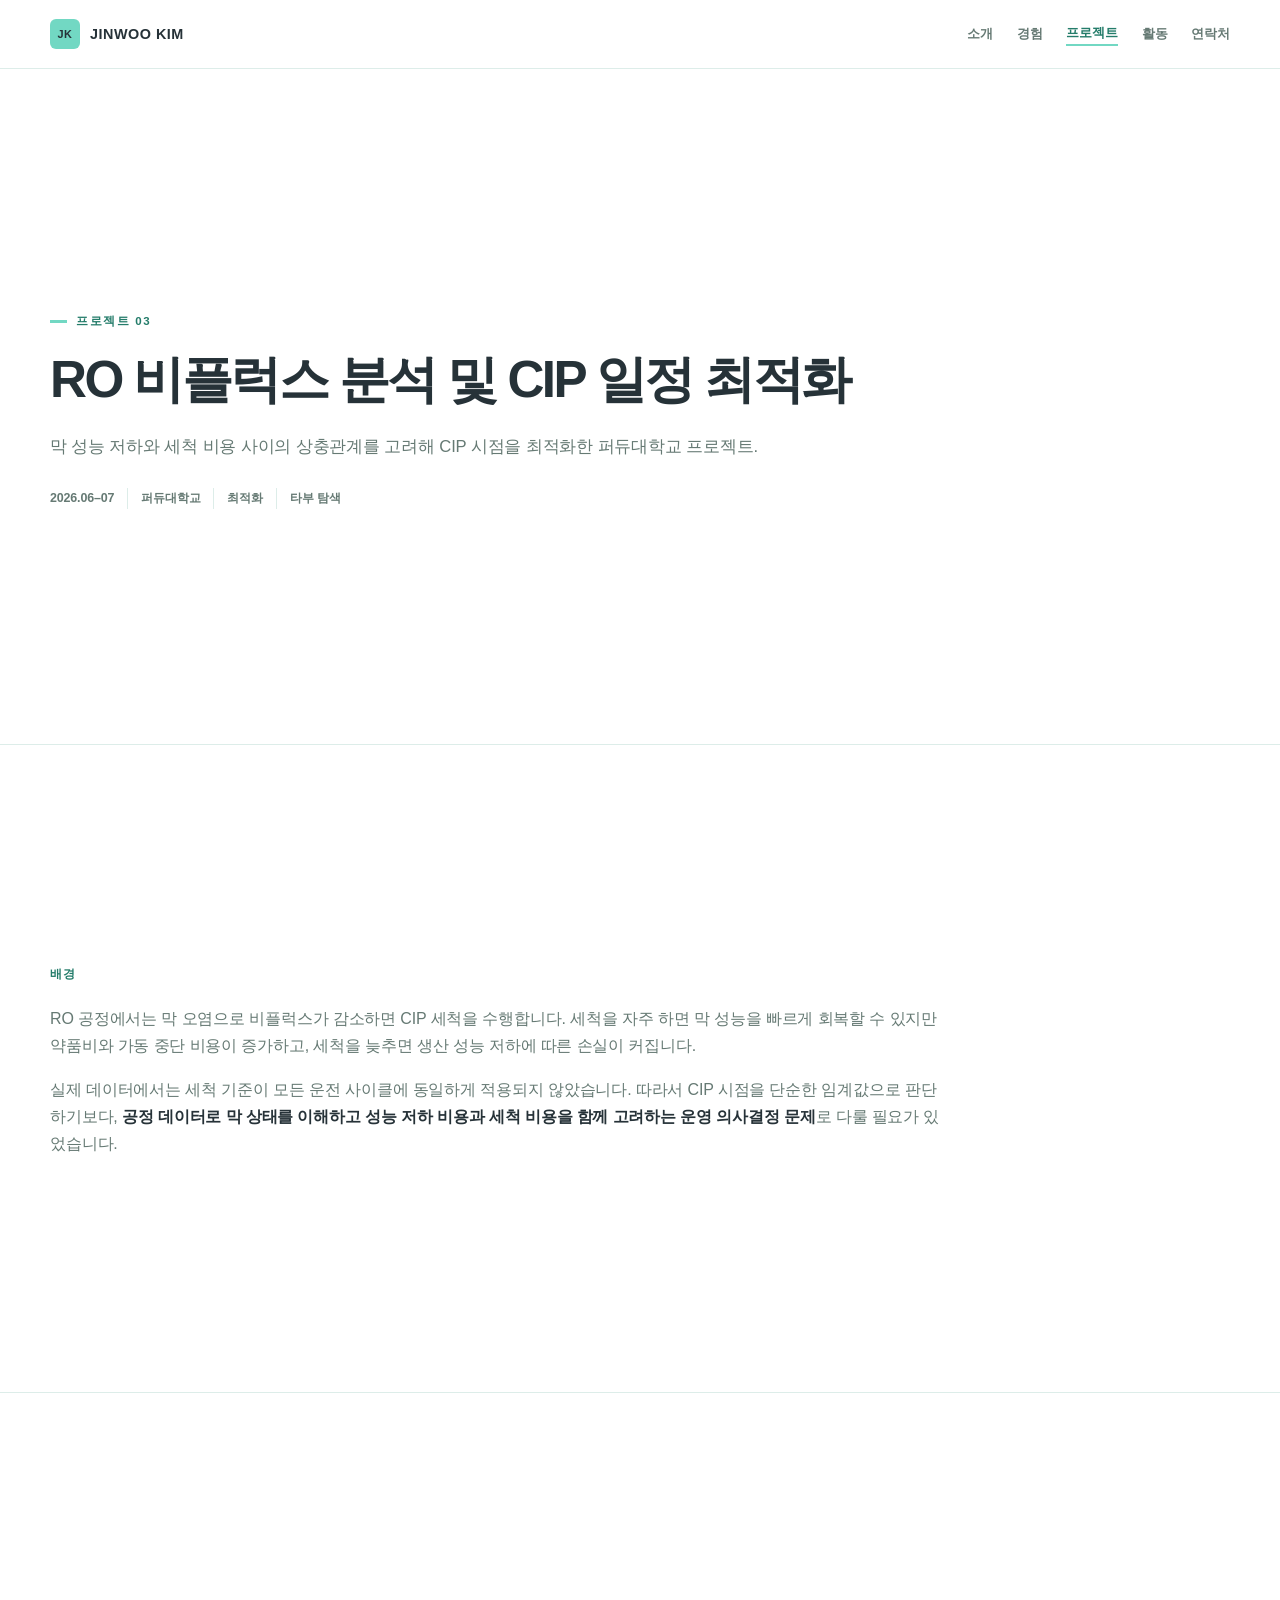
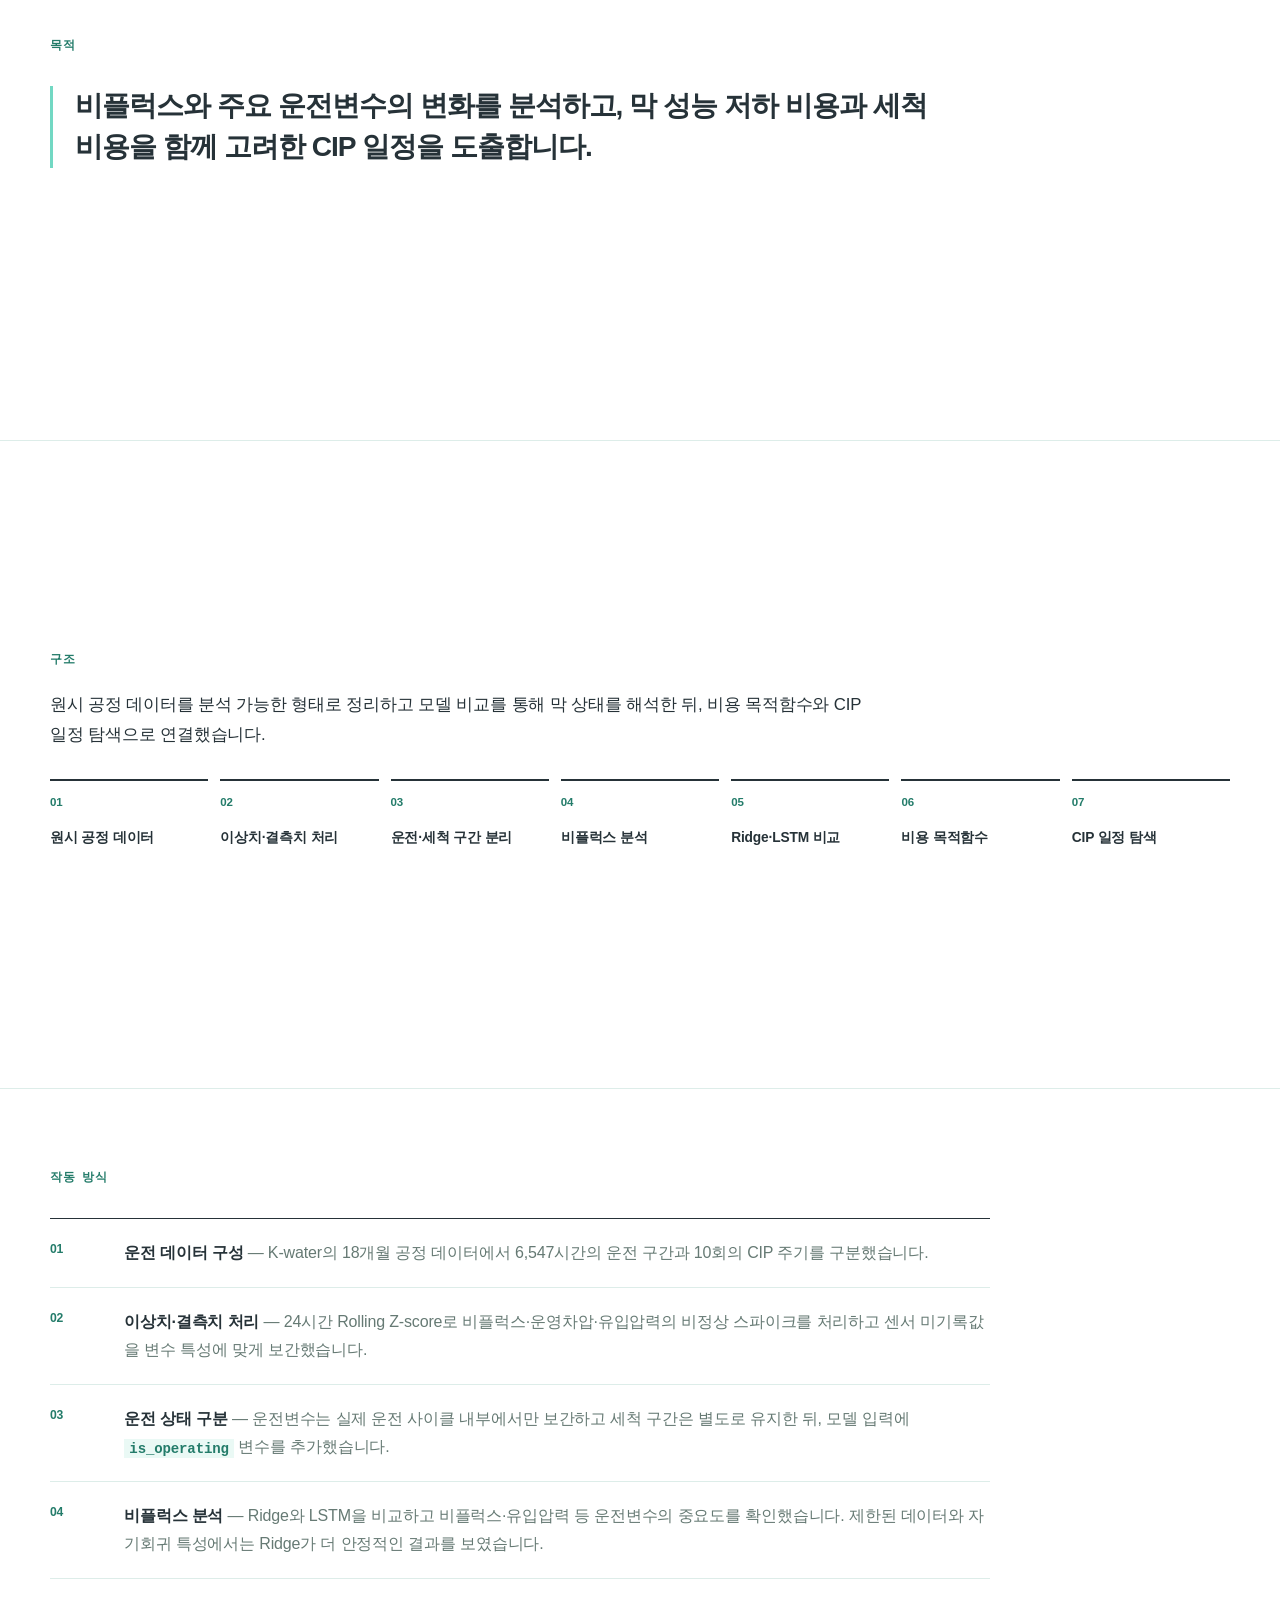
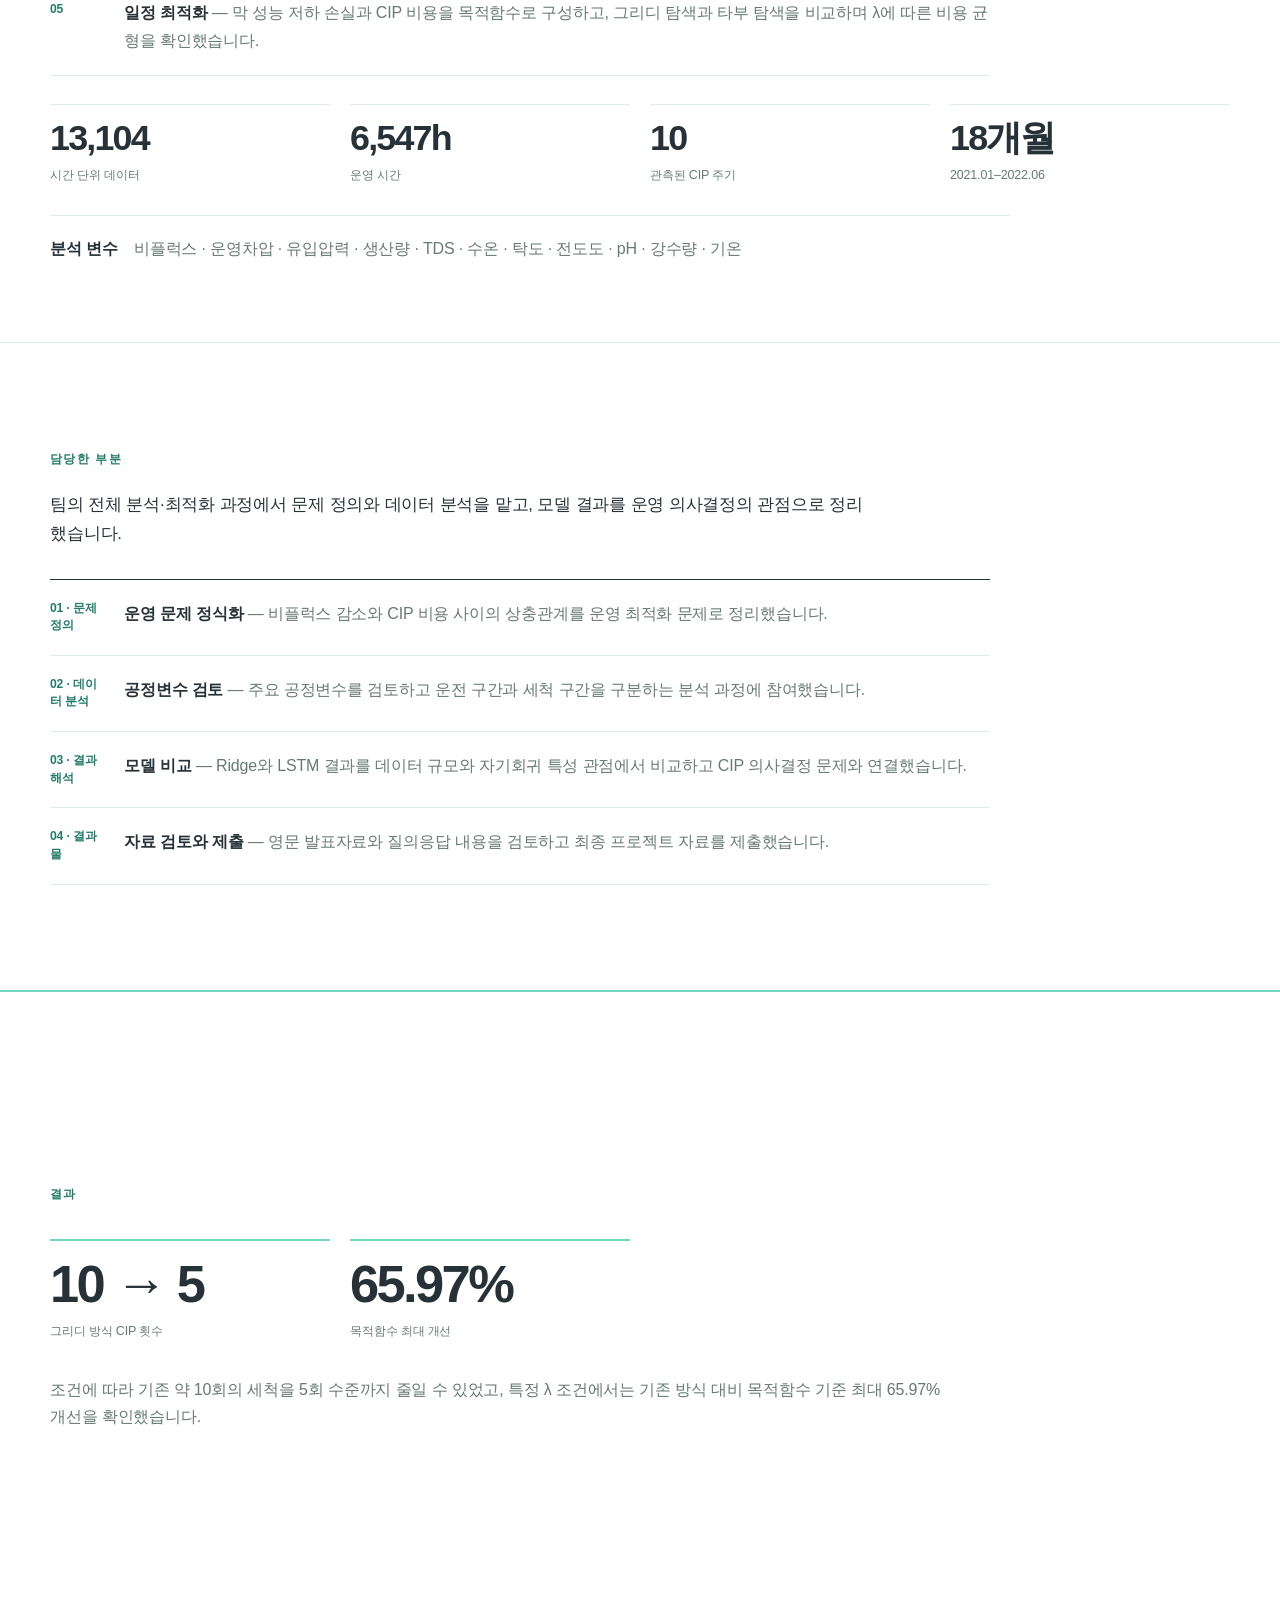
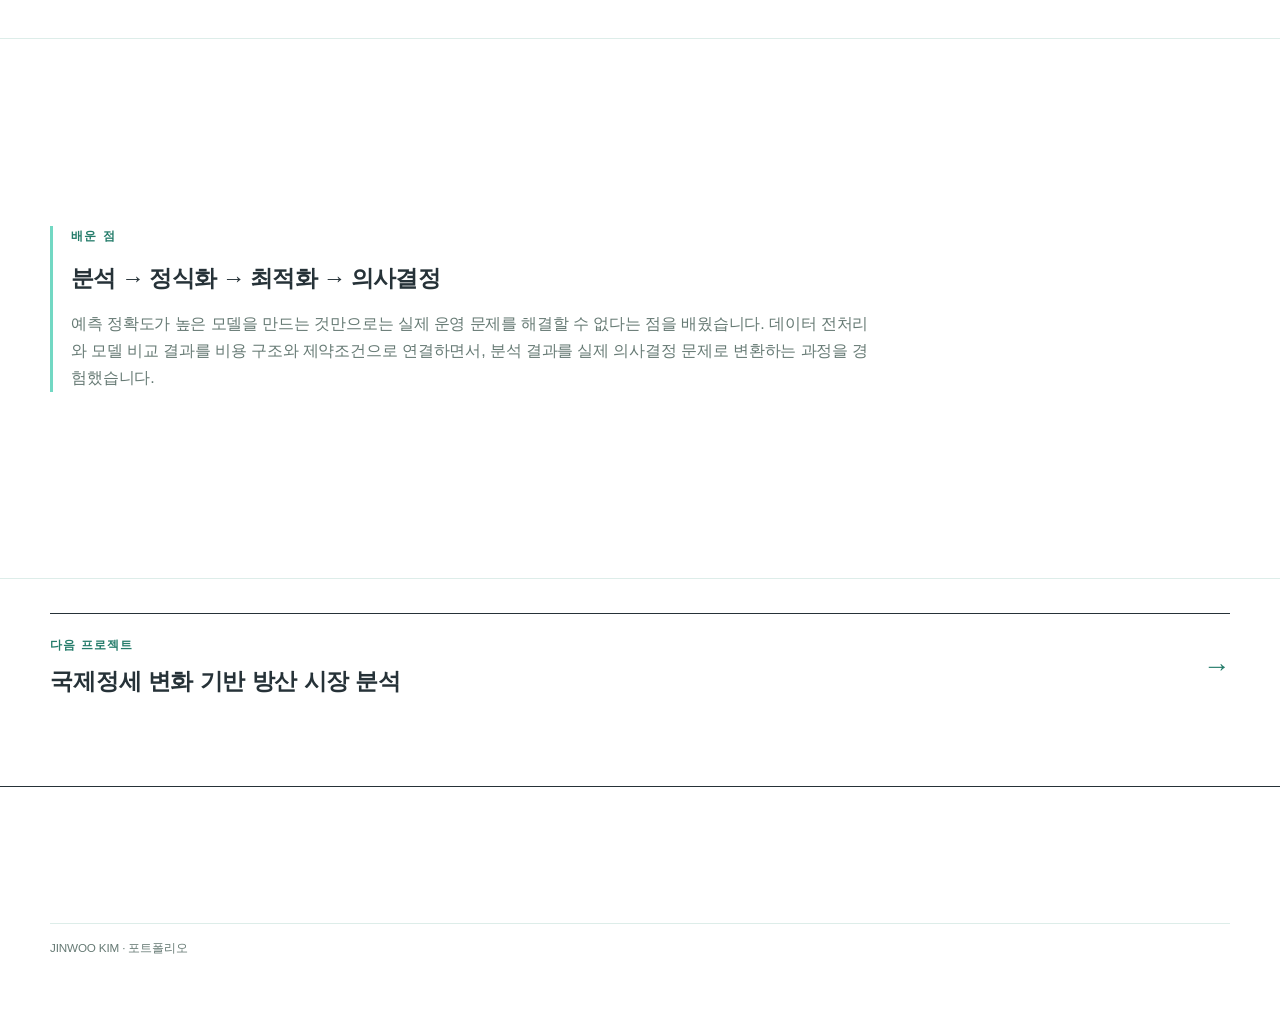
<file: projects/ro-optimization.html>
<!doctype html><html lang="ko"><head>
<meta charset="utf-8"><meta name="viewport" content="width=device-width,initial-scale=1">
<title>RO 비플럭스 분석 및 CIP 일정 최적화 | JINWOO KIM</title>
<link rel="icon" href="../assets/favicon.svg" type="image/svg+xml">
<link rel="stylesheet" href="../style.css?v=20260923"></head><body>
<a class="skip-link" href="#main">본문으로 건너뛰기</a>
<nav class="nav" aria-label="주요 메뉴"><div class="container nav-inner"><a class="brand" href="/"><span class="brand-mark">JK</span>JINWOO KIM</a><button class="nav-toggle" type="button" aria-controls="primary-navigation" aria-expanded="false" aria-label="메뉴 열기"><span></span><span></span><span></span></button><div class="nav-links" id="primary-navigation"><a href="/#about">소개</a><a href="/#experience">경험</a><a href="/#projects" aria-current="page">프로젝트</a><a href="/#activities">활동</a><a href="/#contact">연락처</a></div></div></nav>
<main id="main">
<header class="page-hero"><div class="container"><div class="kicker">프로젝트 03</div><h1>RO 비플럭스 분석 및 CIP 일정 최적화</h1><p class="lead">막 성능 저하와 세척 비용 사이의 상충관계를 고려해 CIP 시점을 최적화한 퍼듀대학교 프로젝트.</p><div class="page-meta"><span class="meta-pill">2026.06–07</span><span class="meta-pill">퍼듀대학교</span><span class="meta-pill">최적화</span><span class="meta-pill">타부 탐색</span></div></div></header>

<section class="project-section"><div class="container">
<h2>배경</h2><p>RO 공정에서는 막 오염으로 비플럭스가 감소하면 CIP 세척을 수행합니다. 세척을 자주 하면 막 성능을 빠르게 회복할 수 있지만 약품비와 가동 중단 비용이 증가하고, 세척을 늦추면 생산 성능 저하에 따른 손실이 커집니다.</p>
<p>실제 데이터에서는 세척 기준이 모든 운전 사이클에 동일하게 적용되지 않았습니다. 따라서 CIP 시점을 단순한 임계값으로 판단하기보다, <b>공정 데이터로 막 상태를 이해하고 성능 저하 비용과 세척 비용을 함께 고려하는 운영 의사결정 문제</b>로 다룰 필요가 있었습니다.</p>
</div></section>
<section class="project-section objective-section"><div class="container">
<h2>목적</h2><p class="callout">비플럭스와 주요 운전변수의 변화를 분석하고, 막 성능 저하 비용과 세척 비용을 함께 고려한 CIP 일정을 도출합니다.</p>
</div></section>
<section class="project-section structure-section"><div class="container">
<h2>구조</h2><p class="section-intro">원시 공정 데이터를 분석 가능한 형태로 정리하고 모델 비교를 통해 막 상태를 해석한 뒤, 비용 목적함수와 CIP 일정 탐색으로 연결했습니다.</p><div class="flow flow-seven"><div class="flow-step"><b>01</b><span>원시 공정 데이터</span></div><div class="flow-step"><b>02</b><span>이상치·결측치 처리</span></div><div class="flow-step"><b>03</b><span>운전·세척 구간 분리</span></div><div class="flow-step"><b>04</b><span>비플럭스 분석</span></div><div class="flow-step"><b>05</b><span>Ridge·LSTM 비교</span></div><div class="flow-step"><b>06</b><span>비용 목적함수</span></div><div class="flow-step"><b>07</b><span>CIP 일정 탐색</span></div></div>
</div></section>
<section class="project-section how-section"><div class="container">
<h2>작동 방식</h2>
<div class="mechanism-list">
<div><span>01</span><p><b>운전 데이터 구성</b> — K-water의 18개월 공정 데이터에서 6,547시간의 운전 구간과 10회의 CIP 주기를 구분했습니다.</p></div>
<div><span>02</span><p><b>이상치·결측치 처리</b> — 24시간 Rolling Z-score로 비플럭스·운영차압·유입압력의 비정상 스파이크를 처리하고 센서 미기록값을 변수 특성에 맞게 보간했습니다.</p></div>
<div><span>03</span><p><b>운전 상태 구분</b> — 운전변수는 실제 운전 사이클 내부에서만 보간하고 세척 구간은 별도로 유지한 뒤, 모델 입력에 <code>is_operating</code> 변수를 추가했습니다.</p></div>
<div><span>04</span><p><b>비플럭스 분석</b> — Ridge와 LSTM을 비교하고 비플럭스·유입압력 등 운전변수의 중요도를 확인했습니다. 제한된 데이터와 자기회귀 특성에서는 Ridge가 더 안정적인 결과를 보였습니다.</p></div>
<div><span>05</span><p><b>일정 최적화</b> — 막 성능 저하 손실과 CIP 비용을 목적함수로 구성하고, 그리디 탐색과 타부 탐색을 비교하며 λ에 따른 비용 균형을 확인했습니다.</p></div>
</div>
<div class="stat-grid"><div class="stat-box"><strong>13,104</strong><span>시간 단위 데이터</span></div><div class="stat-box"><strong>6,547h</strong><span>운영 시간</span></div><div class="stat-box"><strong>10</strong><span>관측된 CIP 주기</span></div><div class="stat-box"><strong>18개월</strong><span>2021.01–2022.06</span></div></div>
<p class="data-line"><b>분석 변수</b> 비플럭스 · 운영차압 · 유입압력 · 생산량 · TDS · 수온 · 탁도 · 전도도 · pH · 강수량 · 기온</p>
</div></section>
<section class="project-section"><div class="container">
<h2>담당한 부분</h2><p class="section-intro">팀의 전체 분석·최적화 과정에서 문제 정의와 데이터 분석을 맡고, 모델 결과를 운영 의사결정의 관점으로 정리했습니다.</p>
<div class="mechanism-list contribution-detail">
<div><span>01 · 문제 정의</span><p><b>운영 문제 정식화</b> — 비플럭스 감소와 CIP 비용 사이의 상충관계를 운영 최적화 문제로 정리했습니다.</p></div>
<div><span>02 · 데이터 분석</span><p><b>공정변수 검토</b> — 주요 공정변수를 검토하고 운전 구간과 세척 구간을 구분하는 분석 과정에 참여했습니다.</p></div>
<div><span>03 · 결과 해석</span><p><b>모델 비교</b> — Ridge와 LSTM 결과를 데이터 규모와 자기회귀 특성 관점에서 비교하고 CIP 의사결정 문제와 연결했습니다.</p></div>
<div><span>04 · 결과물</span><p><b>자료 검토와 제출</b> — 영문 발표자료와 질의응답 내용을 검토하고 최종 프로젝트 자료를 제출했습니다.</p></div>
</div>
</div></section>
<section class="project-section result-section"><div class="container">
<h2>결과</h2><div class="stat-grid"><div class="stat-box"><strong>10 → 5</strong><span>그리디 방식 CIP 횟수</span></div><div class="stat-box"><strong>65.97%</strong><span>목적함수 최대 개선</span></div></div><p>조건에 따라 기존 약 10회의 세척을 5회 수준까지 줄일 수 있었고, 특정 λ 조건에서는 기존 방식 대비 목적함수 기준 최대 65.97% 개선을 확인했습니다.</p>
</div></section>
<section class="project-section lesson-section"><div class="container"><div class="lesson"><h2>배운 점</h2><strong>분석 → 정식화 → 최적화 → 의사결정</strong><p>예측 정확도가 높은 모델을 만드는 것만으로는 실제 운영 문제를 해결할 수 없다는 점을 배웠습니다. 데이터 전처리와 모델 비교 결과를 비용 구조와 제약조건으로 연결하면서, 분석 결과를 실제 의사결정 문제로 변환하는 과정을 경험했습니다.</p></div></div></section>
<section class="project-section next-section"><div class="container">
        <a class="next-project" href="defense-strategy.html"><div><small>다음 프로젝트</small><h3>국제정세 변화 기반 방산 시장 분석</h3></div><span>→</span></a>
        </div></section>
</main><footer class="footer"><div class="container"><div class="footer-note">JINWOO KIM · 포트폴리오</div></div></footer>
<script src="../script.js?v=20260923"></script></body></html>
</file>
<file: style.css>
:root {
  --bg: #FFFFFF;
  --surface: #FFFFFF;
  --ink: #263238;
  --text: var(--ink);
  --muted: #667A74;
  --line: #DDEDE9;
  --mint: #72D8C3;
  --mint-dark: #258D78;
  --mint-ink: #247C6A;
  --mint-soft: #EAF9F5;
  --accent: var(--mint);
  --accent-ink: var(--mint-ink);
  --max: 1180px;
}

* { box-sizing: border-box; }
html { scroll-behavior: smooth; scroll-padding-top: 86px; }
body {
  margin: 0;
  background: var(--bg);
  color: var(--text);
  font: 400 1rem/1.7 Inter, Pretendard, -apple-system, BlinkMacSystemFont, "Segoe UI", sans-serif;
  letter-spacing: -.01em;
}
a { color: inherit; text-decoration: none; }
:focus-visible { outline: 3px solid var(--accent-ink); outline-offset: 4px; }
.container { width: min(var(--max), calc(100% - 48px)); margin: 0 auto; }
.skip-link { position: fixed; top: -80px; left: 16px; z-index: 100; padding: 10px 16px; background: var(--ink); color: #fff; }
.skip-link:focus { top: 12px; }

/* Navigation */
.nav { position: sticky; top: 0; z-index: 30; background: var(--surface); border-bottom: 1px solid var(--line); }
.nav-inner { min-height: 68px; display: flex; align-items: center; justify-content: space-between; gap: 24px; }
.brand { display: inline-flex; align-items: center; gap: 10px; font-size: .9rem; font-weight: 800; letter-spacing: .035em; white-space: nowrap; }
.brand-mark { display: grid; place-items: center; width: 30px; height: 30px; border-radius: 6px; background: var(--mint); color: var(--ink); font-size: .68rem; }
.nav-links { display: flex; align-items: center; gap: 24px; color: var(--muted); font-size: .84rem; font-weight: 650; }
.nav-links a:hover { color: var(--accent-ink); }
.nav-toggle { display: none; width: 44px; height: 44px; padding: 11px; border: 1px solid var(--line); background: var(--surface); cursor: pointer; }
.nav-toggle span { display: block; height: 2px; margin: 4px 0; background: var(--ink); }

/* Shared type and sections */
.kicker { display: inline-flex; align-items: center; gap: 9px; color: var(--accent-ink); font-size: .72rem; font-weight: 800; letter-spacing: .14em; text-transform: uppercase; }
.kicker::before { content: ""; width: 17px; height: 3px; background: var(--mint); }
.grid { display: grid; gap: 24px; }
.grid-2 { grid-template-columns: repeat(2, minmax(0, 1fr)); }
.grid-3 { grid-template-columns: repeat(3, minmax(0, 1fr)); }
.card h3 { margin: 8px 0 0; color: var(--ink); font-size: 1.16rem; line-height: 1.3; }
.card p { margin: 8px 0 0; color: var(--muted); }
.focus-index { color: var(--accent-ink); font-size: .76rem; font-weight: 800; letter-spacing: .08em; }

/* Footer */
.footer { margin-top: 34px; padding: 72px 0 52px; border-top: 1px solid var(--ink); background: var(--surface); }
.footer h2 { max-width: 790px; margin: 14px 0 0; color: var(--ink); font-size: clamp(2rem, 3.5vw, 3.2rem); font-weight: 750; line-height: 1.2; letter-spacing: -.045em; }
.footer-note { margin-top: 64px; padding-top: 14px; border-top: 1px solid var(--line); color: var(--muted); font-size: .73rem; }

/* Case study pages */
.page-hero { padding: 80px 0 70px; }
.page-hero h1 { max-width: 1000px; margin: 18px 0 0; color: var(--ink); font-size: clamp(2.15rem, 4vw, 3.65rem); font-weight: 760; line-height: 1.22; letter-spacing: -.05em; }
.lead { max-width: 780px; color: var(--muted); font-size: 1.04rem; }
.page-hero .lead { max-width: 780px; margin-top: 21px; }
.page-meta { display: flex; flex-wrap: wrap; gap: 8px 0; margin-top: 27px; }
.meta-pill { padding: 0 13px; border-left: 1px solid var(--line); color: var(--muted); font-size: .78rem; font-weight: 650; }
.meta-pill:first-child { padding-left: 0; border-left: 0; }
.project-section { padding: 70px 0; border-top: 1px solid var(--line); }
.project-section h2 { margin: 0 0 20px; color: var(--accent-ink); font-size: .78rem; font-weight: 800; letter-spacing: .12em; text-transform: uppercase; }
.project-section p { max-width: 900px; color: var(--muted); }
.project-section p b { color: var(--ink); }
.project-section .section-intro { max-width: 820px; margin-bottom: 30px; color: var(--ink); font-size: 1.05rem; line-height: 1.75; }
.project-section .callout { max-width: 900px; margin: 30px 0; padding: 0 0 0 22px; border-left: 3px solid var(--accent); color: var(--ink); font-size: clamp(1.35rem, 2.2vw, 2rem); font-weight: 680; line-height: 1.45; letter-spacing: -.035em; }
.contribution-list { margin-top: 22px; }
.contribution-list .card { min-width: 0; padding: 20px 12px 0 0; border-top: 1px solid var(--ink); }
.contribution-list .card h3 { margin-top: 12px; }
.contribution-list .card p { font-size: .9rem; }
.flow { display: grid; grid-template-columns: repeat(6, minmax(0, 1fr)); gap: 12px; margin: 30px 0; }
.flow-four { grid-template-columns: repeat(4, minmax(0, 1fr)); }
.flow-five { grid-template-columns: repeat(5, minmax(0, 1fr)); }
.flow-seven { grid-template-columns: repeat(7, minmax(0, 1fr)); }
.flow-step { min-width: 0; padding: 12px 8px 0 0; border-top: 2px solid var(--ink); }
.flow-step b { display: block; color: var(--accent-ink); font-size: .72rem; margin-bottom: 10px; }
.flow-step span { color: var(--text); font-size: .86rem; font-weight: 600; line-height: 1.4; overflow-wrap: anywhere; }
.mechanism-list { max-width: 940px; margin-top: 30px; border-top: 1px solid var(--ink); }
.mechanism-list > div { display: grid; grid-template-columns: 54px minmax(0, 1fr); gap: 20px; padding: 20px 0; border-bottom: 1px solid var(--line); }
.mechanism-list > div > span { color: var(--mint-ink); font-size: .76rem; font-weight: 800; }
.mechanism-list p { margin: 0; line-height: 1.75; }
.contribution-detail > div > span { line-height: 1.45; }
.phase-list { display: grid; grid-template-columns: repeat(2, minmax(0, 1fr)); gap: 32px; max-width: 960px; margin-top: 34px; }
.phase-list > div { padding-top: 16px; border-top: 1px solid var(--ink); }
.phase-list span { color: var(--accent-ink); font-size: .76rem; font-weight: 800; letter-spacing: .05em; }
.phase-list p { margin: 10px 0 0; font-size: .92rem; }
.data-line { max-width: 960px !important; margin: 26px 0 0; padding-top: 18px; border-top: 1px solid var(--line); line-height: 1.9; }
.data-line b { margin-right: 12px; }
.project-section code { padding: .12em .38em; background: var(--mint-soft); color: var(--mint-ink); font: 650 .88em/1.4 ui-monospace, SFMono-Regular, Consolas, monospace; }
.stat-grid { display: grid; grid-template-columns: repeat(4, minmax(0, 1fr)); gap: 20px; margin: 28px 0; }
.stat-box { min-width: 0; padding-top: 13px; border-top: 1px solid var(--line); }
.stat-box strong { display: block; color: var(--ink); font-size: clamp(1.55rem, 2.8vw, 2.5rem); font-weight: 760; line-height: 1.15; letter-spacing: -.05em; overflow-wrap: anywhere; }
.stat-box span { display: block; margin-top: 6px; color: var(--muted); font-size: .78rem; }
.result-section { border-top: 2px solid var(--accent); background: var(--surface); }
.result-section .stat-grid { margin: 34px 0; }
.result-section .stat-box { border-top: 2px solid var(--mint); }
.result-section .stat-box strong { color: var(--ink); font-size: clamp(2rem, 4.1vw, 3.65rem); }
.follow-up-result { max-width: 960px; margin-top: 48px; padding-top: 24px; border-top: 1px solid var(--ink); }
.follow-up-result h3 { margin: 0 0 12px; color: var(--ink); font-size: clamp(1.2rem, 1.8vw, 1.5rem); }
.follow-up-result .limitation { margin-top: 18px; padding-left: 16px; border-left: 2px solid var(--mint); font-size: .9rem; }
.chart-card { max-width: 960px; margin: 30px 0; padding: 28px 0 12px; border-top: 1px solid var(--line); border-bottom: 1px solid var(--line); }
.bar-row { display: grid; grid-template-columns: 110px minmax(0, 1fr) 90px; gap: 20px; align-items: center; margin: 14px 0; font-size: .86rem; }
.bar-row b { color: var(--ink); text-align: right; }
.bar-track { height: 8px; background: var(--line); overflow: hidden; }
.bar-fill { height: 100%; background: var(--accent); }
.table-wrap { max-width: 960px; overflow-x: auto; margin: 28px 0; }
table { width: 100%; border-collapse: collapse; }
caption { padding-bottom: 10px; color: var(--ink); text-align: left; font-weight: 700; }
th, td { padding: 11px 15px; border-top: 1px solid var(--line); text-align: left; font-size: .9rem; }
th { color: var(--ink); }
.em-row { color: var(--mint-ink); background: var(--mint-soft); font-weight: 700; }
.qual-result { color: var(--ink) !important; font-size: clamp(1.35rem, 2.1vw, 1.8rem); font-weight: 650; line-height: 1.5; }
.lesson-section { padding-top: 54px; padding-bottom: 64px; }
.lesson { max-width: 830px; padding-left: 18px; border-left: 3px solid var(--mint); }
.lesson h2 { margin-bottom: 12px; }
.lesson strong { display: block; margin-top: 12px; color: var(--ink); font-size: clamp(1.18rem, 1.8vw, 1.5rem); font-weight: 700; letter-spacing: -.03em; }
.lesson p { margin: 12px 0 0; color: var(--muted); }
.next-project { display: flex; align-items: center; justify-content: space-between; gap: 20px; padding: 16px 0; border-top: 1px solid var(--ink); }
.next-project small { color: var(--accent-ink); font-size: .72rem; font-weight: 750; letter-spacing: .1em; text-transform: uppercase; }
.next-project h3 { margin: 5px 0 0; color: var(--ink); font-size: clamp(1.1rem, 2vw, 1.45rem); }
.next-project > span { color: var(--accent-ink); font-size: 1.7rem; }
.next-project:hover h3 { color: var(--accent-ink); }

/* Case study sections */
.page-hero { display: flex; align-items: center; min-height: 75svh; padding: 76px 0; }
.page-hero > .container { width: min(var(--max), calc(100% - 48px)); }
.project-section { display: flex; align-items: center; min-height: 72svh; padding: 78px 0; }
.project-section > .container { width: min(var(--max), calc(100% - 48px)); }
.project-section.lesson-section { min-height: 60svh; }
.project-section.next-section { min-height: 0; padding: 34px 0; }

@media (max-width: 920px) {
  .nav-toggle { display: block; margin-left: auto; flex: none; }
  .nav-inner { position: relative; }
  .nav-links { display: none; position: absolute; top: calc(100% - 1px); left: 0; right: 0; flex-direction: column; align-items: stretch; gap: 0; padding: 12px 20px; border: 1px solid var(--line); background: var(--surface); box-shadow: 0 12px 28px rgba(38,50,56,.08); }
  .nav-links.is-open { display: flex; }
  .nav-links a { padding: 10px 8px; }
  .flow { grid-template-columns: repeat(3, minmax(0, 1fr)); }
  .flow-four { grid-template-columns: repeat(2, minmax(0, 1fr)); }
  .flow-five, .flow-seven { grid-template-columns: repeat(3, minmax(0, 1fr)); }
  .stat-grid { grid-template-columns: repeat(2, minmax(0, 1fr)); }
}

@media (max-width: 680px) {
  .container { width: min(var(--max), calc(100% - 32px)); }
  .page-hero h1 { font-size: clamp(2rem, 7vw, 2.8rem); }
  .grid-2, .grid-3 { grid-template-columns: 1fr; }
  .flow, .flow-four, .flow-five, .flow-seven { grid-template-columns: repeat(2, minmax(0, 1fr)); }
  .phase-list { grid-template-columns: 1fr; gap: 24px; }
  .mechanism-list > div { grid-template-columns: 34px minmax(0, 1fr); gap: 12px; }
  .page-hero, .project-section, .project-section.lesson-section { min-height: 0; }
  .page-hero > .container, .project-section > .container { width: min(var(--max), calc(100% - 32px)); }
  .page-hero { display: block; padding: 72px 0; }
  .project-section { display: block; padding: 68px 0; }
}

@media (max-width: 420px) {
  .brand { font-size: .78rem; }
  .bar-row { grid-template-columns: 65px minmax(0, 1fr) 68px; gap: 9px; font-size: .75rem; }
  .stat-grid { gap: 16px; }
  .stat-box strong { font-size: 1.55rem; }
}

@media (prefers-reduced-motion: reduce) {
  html { scroll-behavior: auto; }
}

/* Shared navigation for every page */
.nav-divider { width: 1px; height: 18px; background: var(--line); }
.nav-links a[aria-current] { color: var(--accent-ink); }
.nav-links a[aria-current]::after { content: ""; display: block; height: 2px; background: var(--mint); }

/* Home: single-page portfolio */
.landing { display: flex; align-items: center; min-height: calc(100svh - 68px); padding: 70px 0 90px; }
.landing-content { max-width: 1060px; }
.landing-hello { margin: 0 0 8px; color: var(--accent-ink); font-size: clamp(1rem, 1.7vw, 1.35rem); font-weight: 700; }
.landing h1 { margin: 0; color: var(--ink); font-size: clamp(4rem, 8vw, 7.5rem); font-weight: 800; line-height: 1.02; letter-spacing: -.07em; }
.landing-period { color: var(--mint-ink); }
.landing-fields { margin: 19px 0 0; color: var(--accent-ink); font-size: .86rem; font-weight: 800; letter-spacing: .045em; }
.landing-statement { max-width: 840px; margin: 46px 0 0; color: var(--ink); font-size: clamp(1.55rem, 2.65vw, 2.35rem); font-weight: 650; line-height: 1.34; letter-spacing: -.04em; }
.landing-description { margin: 26px 0 0; color: var(--muted); font-size: clamp(.98rem, 1.2vw, 1.1rem); line-height: 1.8; }
.scroll-cue { display: inline-flex; align-items: center; gap: 12px; margin-top: 48px; padding-top: 14px; border-top: 1px solid var(--line); color: var(--ink); font-size: .84rem; font-weight: 750; }
.scroll-cue span { color: var(--mint-ink); font-size: 1.1rem; }
.home-section { padding: clamp(88px, 10vw, 142px) 0; border-top: 1px solid var(--line); scroll-margin-top: 68px; }
.home-section.landing { padding: 70px 0 90px; border-top: 0; }
.section-heading { max-width: 920px; }
.section-heading h2 { margin: 18px 0 0; color: var(--ink); font-size: clamp(2.2rem, 4.5vw, 4rem); font-weight: 760; line-height: 1.16; letter-spacing: -.055em; }
.section-description { max-width: 700px; margin: 24px 0 0; color: var(--muted); font-size: .98rem; }
.about-home-grid { display: grid; grid-template-columns: minmax(0, .9fr) minmax(0, 1.1fr); gap: clamp(48px, 8vw, 120px); margin-top: 64px; padding-top: 24px; border-top: 1px solid var(--ink); }
.about-home-lead p { margin: 0; color: var(--ink); font-size: clamp(1.25rem, 2.05vw, 1.7rem); font-weight: 650; line-height: 1.55; letter-spacing: -.035em; }
.about-home-body p { margin: 0 0 20px; color: var(--muted); font-size: .97rem; line-height: 1.85; }
.academic-summary { display: grid; grid-template-columns: .8fr 1fr 1.25fr; margin-top: 60px; border-top: 1px solid var(--line); border-bottom: 1px solid var(--line); }
.academic-summary > div { min-width: 0; padding: 23px 28px 23px 0; }
.academic-summary > div + div { padding-left: 28px; border-left: 1px solid var(--line); }
.academic-summary span { display: block; color: var(--mint-ink); font-size: .72rem; font-weight: 800; letter-spacing: .08em; }
.academic-summary strong { display: block; margin-top: 8px; color: var(--ink); font-size: 1.02rem; line-height: 1.45; }
.academic-summary small { display: block; margin-top: 6px; color: var(--muted); font-size: .79rem; line-height: 1.55; }
.projects-home { background: #FBFEFD; }
.contact-home { padding-bottom: 54px; }
.contact-home .footer-note { margin-top: 100px; }

/* Editorial index pages */
.interior { min-height: calc(100svh - 68px); padding: clamp(68px, 8vw, 110px) 0 120px; }
.interior-heading { max-width: 1000px; }
.interior-heading .kicker { margin: 0; }
.interior-heading h1 { margin: 17px 0 0; color: var(--ink); font-size: clamp(2.45rem, 4.6vw, 4.25rem); font-weight: 760; line-height: 1.18; letter-spacing: -.055em; }
.academic-background, .about-introduction { margin-top: 66px; padding-top: 20px; border-top: 1px solid var(--line); }
.about-section-label { margin: 0; color: var(--mint-ink); font-size: .75rem; font-weight: 800; letter-spacing: .1em; text-transform: uppercase; }
.academic-school { margin: 20px 0 0; color: var(--ink); font-size: clamp(1.35rem, 2.4vw, 1.9rem); font-weight: 720; line-height: 1.35; letter-spacing: -.035em; }
.academic-degrees { max-width: 900px; margin: 27px 0 0; border-top: 1px solid var(--line); }
.academic-degrees > div { display: grid; grid-template-columns: 170px minmax(0, 1fr); gap: 22px; padding: 13px 0; border-bottom: 1px solid var(--line); }
.academic-degrees dt { color: var(--mint-ink); font-size: .75rem; font-weight: 800; letter-spacing: .06em; }
.academic-degrees dd { margin: 0; color: var(--ink); font-size: 1rem; font-weight: 680; }
.academic-degrees dd small { display: block; margin-top: 4px; color: var(--muted); font-size: .85rem; font-weight: 400; line-height: 1.6; }
.about-layout { display: grid; grid-template-columns: minmax(0, .92fr) minmax(0, 1.08fr); gap: clamp(48px, 8vw, 118px); margin-top: 26px; }
.about-lead { margin: 0; color: var(--ink); font-size: clamp(1.25rem, 2vw, 1.68rem); font-weight: 650; line-height: 1.55; letter-spacing: -.035em; }
.about-prose p { margin: 0 0 20px; color: var(--muted); font-size: .96rem; line-height: 1.85; }
.interest-line { display: grid; grid-template-columns: 220px minmax(0, 1fr); gap: 20px; margin-top: 44px; padding-top: 18px; border-top: 1px solid var(--line); }
.interest-line span, .experience-date, .education-label, .activity-index { color: var(--accent-ink); font-size: .75rem; font-weight: 800; letter-spacing: .07em; }
.interest-line p { margin: 0; color: var(--ink); font-size: .88rem; font-weight: 650; }

/* Experience and activities are text timelines */
.experience-list, .activity-list, .education-list, .project-menu, .contact-list { margin-top: 72px; border-top: 1px solid var(--ink); }
.experience-row, .activity-row, .education-row { display: grid; grid-template-columns: 230px minmax(0, 1fr); gap: 32px; padding: 26px 0; border-bottom: 1px solid var(--line); }
.experience-row h2, .activity-row h2, .education-row h2,
.experience-row h3, .activity-row h3 { margin: 0; color: var(--ink); font-size: clamp(1.15rem, 1.7vw, 1.45rem); font-weight: 730; line-height: 1.35; letter-spacing: -.025em; }
.experience-row p, .activity-row p, .education-row p { max-width: 740px; margin: 9px 0 0; color: var(--muted); font-size: .93rem; line-height: 1.7; }
.activity-row .activity-keywords { margin-top: 14px; color: var(--mint-ink); font-size: .75rem; font-weight: 750; letter-spacing: .035em; }

/* Project index: navigation, not case-study content */
.project-menu-item { display: grid; grid-template-columns: 70px minmax(0, 1fr) 36px; gap: 20px; align-items: start; padding: 28px 0; border-bottom: 1px solid var(--line); transition: background .2s, border-color .2s; }
.preview-number { color: var(--mint-ink); font-size: .84rem; font-weight: 800; }
.menu-content { display: grid; gap: 8px; min-width: 0; }
.menu-content strong { color: var(--ink); font-size: clamp(1.2rem, 2vw, 1.75rem); font-weight: 720; line-height: 1.35; letter-spacing: -.035em; overflow-wrap: anywhere; }
.menu-content > span { color: var(--muted); font-size: .85rem; }
.menu-arrow { color: var(--accent-ink); font-size: 1.6rem; line-height: 1; }
.project-menu-item:hover { border-bottom-color: var(--mint); background: var(--mint-soft); }
.project-menu-item:hover .menu-content strong, .project-menu-item:hover .menu-arrow { color: var(--accent-ink); }

/* Contact stays deliberately brief */
.contact-page { max-width: 1180px; }
.contact-list { max-width: 850px; }
.contact-list a { display: grid; grid-template-columns: 130px minmax(0, 1fr) 24px; gap: 18px; align-items: center; padding: 22px 0; border-bottom: 1px solid var(--line); }
.contact-list a > span:first-child { color: var(--accent-ink); font-size: .76rem; font-weight: 800; letter-spacing: .06em; }
.contact-list strong { color: var(--ink); font-size: clamp(1.05rem, 1.9vw, 1.45rem); font-weight: 680; overflow-wrap: anywhere; }
.contact-list a > span:last-child { color: var(--accent-ink); font-size: 1.2rem; }
.contact-list a:hover strong { color: var(--mint-ink); }

@media (max-width: 920px) {
  .nav-divider { width: auto; height: 1px; margin: 8px 0; }
  .nav-links a[aria-current]::after { display: none; }
  .about-layout { grid-template-columns: 1fr; gap: 24px; }
  .about-home-grid { grid-template-columns: 1fr; gap: 28px; }
  .academic-summary { grid-template-columns: 1fr; }
  .academic-summary > div { padding: 19px 0; }
  .academic-summary > div + div { padding-left: 0; border-top: 1px solid var(--line); border-left: 0; }
}

@media (max-width: 680px) {
  .landing { min-height: 0; padding: 90px 0 110px; }
  .landing h1 { font-size: clamp(3.2rem, 11vw, 5rem); }
  .landing-statement { margin-top: 38px; font-size: clamp(1.45rem, 6vw, 1.85rem); }
  .landing-description { margin-top: 22px; }
  .desktop-break { display: none; }
  .landing-links { margin-top: 42px; }
  .home-section { padding: 82px 0; }
  .home-section.landing { min-height: calc(100svh - 68px); padding: 72px 0; }
  .section-heading h2 { font-size: clamp(2.05rem, 9vw, 3.2rem); }
  .about-home-grid { margin-top: 44px; }
  .academic-summary { margin-top: 42px; }
  .contact-home .footer-note { margin-top: 70px; }
  .interior { min-height: 0; padding: 66px 0 90px; }
  .interior-heading h1 { font-size: clamp(2.2rem, 9vw, 3.3rem); }
  .academic-background, .about-introduction { margin-top: 48px; }
  .academic-degrees > div { grid-template-columns: 1fr; gap: 2px; }
  .about-layout { margin-top: 22px; }
  .experience-list, .activity-list, .education-list, .project-menu, .contact-list { margin-top: 46px; }
  .interest-line, .experience-row, .activity-row, .education-row { grid-template-columns: 1fr; gap: 11px; }
  .project-menu-item { grid-template-columns: 35px minmax(0, 1fr) 24px; gap: 11px; padding: 25px 0; }
  .menu-content strong { font-size: 1.2rem; }
  .contact-list a { grid-template-columns: 1fr 24px; gap: 4px 12px; }
  .contact-list a > span:first-child { grid-column: 1 / -1; }
}

@media (prefers-reduced-motion: reduce) {
  .project-menu-item { transition: none; }
}
</file>
